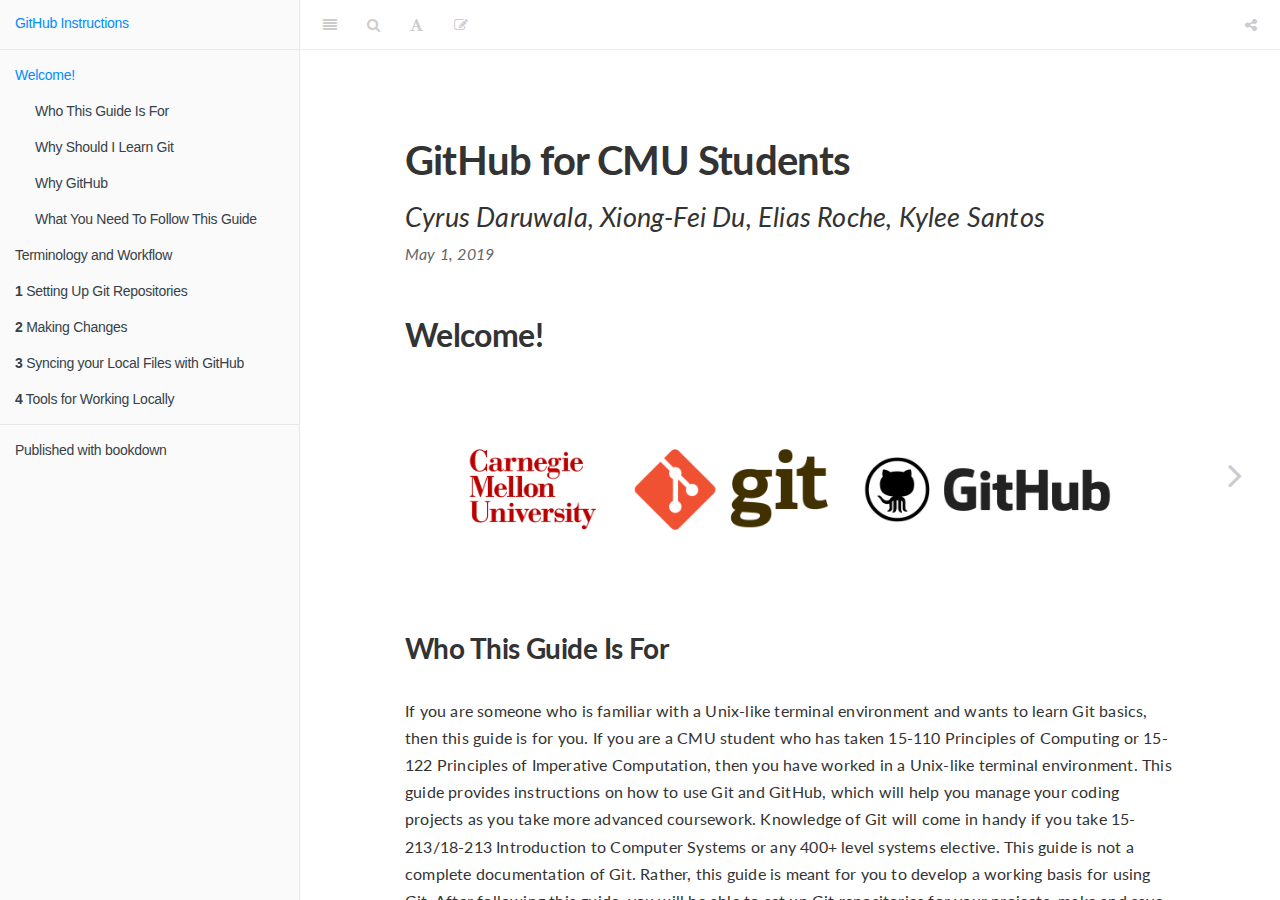
<file: docs/index.html>
<!DOCTYPE html>
<html >

<head>

  <meta charset="UTF-8">
  <meta http-equiv="X-UA-Compatible" content="IE=edge">
  <title>GitHub for CMU Students</title>
  <meta name="description" content="GitHub for CMU Students">
  <meta name="generator" content="bookdown  and GitBook 2.6.7">

  <meta property="og:title" content="GitHub for CMU Students" />
  <meta property="og:type" content="book" />
  
  
  
  <meta name="github-repo" content="reroche/github-instructions" />

  <meta name="twitter:card" content="summary" />
  <meta name="twitter:title" content="GitHub for CMU Students" />
  
  
  

<meta name="author" content="Cyrus Daruwala, Xiong-Fei Du, Elias Roche, Kylee Santos">


<meta name="date" content="2019-05-01">

  <meta name="viewport" content="width=device-width, initial-scale=1">
  <meta name="apple-mobile-web-app-capable" content="yes">
  <meta name="apple-mobile-web-app-status-bar-style" content="black">
  
  

<link rel="next" href="terminology-and-workflow.html">
<script src="libs/jquery-2.2.3/jquery.min.js"></script>
<link href="libs/gitbook-2.6.7/css/style.css" rel="stylesheet" />
<link href="libs/gitbook-2.6.7/css/plugin-table.css" rel="stylesheet" />
<link href="libs/gitbook-2.6.7/css/plugin-bookdown.css" rel="stylesheet" />
<link href="libs/gitbook-2.6.7/css/plugin-highlight.css" rel="stylesheet" />
<link href="libs/gitbook-2.6.7/css/plugin-search.css" rel="stylesheet" />
<link href="libs/gitbook-2.6.7/css/plugin-fontsettings.css" rel="stylesheet" />









<style type="text/css">
a.sourceLine { display: inline-block; line-height: 1.25; }
a.sourceLine { pointer-events: none; color: inherit; text-decoration: inherit; }
a.sourceLine:empty { height: 1.2em; }
.sourceCode { overflow: visible; }
code.sourceCode { white-space: pre; position: relative; }
div.sourceCode { margin: 1em 0; }
pre.sourceCode { margin: 0; }
@media screen {
div.sourceCode { overflow: auto; }
}
@media print {
code.sourceCode { white-space: pre-wrap; }
a.sourceLine { text-indent: -1em; padding-left: 1em; }
}
pre.numberSource a.sourceLine
  { position: relative; left: -4em; }
pre.numberSource a.sourceLine::before
  { content: attr(title);
    position: relative; left: -1em; text-align: right; vertical-align: baseline;
    border: none; pointer-events: all; display: inline-block;
    -webkit-touch-callout: none; -webkit-user-select: none;
    -khtml-user-select: none; -moz-user-select: none;
    -ms-user-select: none; user-select: none;
    padding: 0 4px; width: 4em;
    color: #aaaaaa;
  }
pre.numberSource { margin-left: 3em; border-left: 1px solid #aaaaaa;  padding-left: 4px; }
div.sourceCode
  { background-color: #f8f8f8; }
@media screen {
a.sourceLine::before { text-decoration: underline; }
}
code span.al { color: #ef2929; } /* Alert */
code span.an { color: #8f5902; font-weight: bold; font-style: italic; } /* Annotation */
code span.at { color: #c4a000; } /* Attribute */
code span.bn { color: #0000cf; } /* BaseN */
code span.cf { color: #204a87; font-weight: bold; } /* ControlFlow */
code span.ch { color: #4e9a06; } /* Char */
code span.cn { color: #000000; } /* Constant */
code span.co { color: #8f5902; font-style: italic; } /* Comment */
code span.cv { color: #8f5902; font-weight: bold; font-style: italic; } /* CommentVar */
code span.do { color: #8f5902; font-weight: bold; font-style: italic; } /* Documentation */
code span.dt { color: #204a87; } /* DataType */
code span.dv { color: #0000cf; } /* DecVal */
code span.er { color: #a40000; font-weight: bold; } /* Error */
code span.ex { } /* Extension */
code span.fl { color: #0000cf; } /* Float */
code span.fu { color: #000000; } /* Function */
code span.im { } /* Import */
code span.in { color: #8f5902; font-weight: bold; font-style: italic; } /* Information */
code span.kw { color: #204a87; font-weight: bold; } /* Keyword */
code span.op { color: #ce5c00; font-weight: bold; } /* Operator */
code span.ot { color: #8f5902; } /* Other */
code span.pp { color: #8f5902; font-style: italic; } /* Preprocessor */
code span.sc { color: #000000; } /* SpecialChar */
code span.ss { color: #4e9a06; } /* SpecialString */
code span.st { color: #4e9a06; } /* String */
code span.va { color: #000000; } /* Variable */
code span.vs { color: #4e9a06; } /* VerbatimString */
code span.wa { color: #8f5902; font-weight: bold; font-style: italic; } /* Warning */
</style>

<link rel="stylesheet" href="style.css" type="text/css" />
</head>

<body>



  <div class="book without-animation with-summary font-size-2 font-family-1" data-basepath=".">

    <div class="book-summary">
      <nav role="navigation">

<ul class="summary">
<li><a href="./">GitHub Instructions</a></li>

<li class="divider"></li>
<li class="chapter" data-level="" data-path="index.html"><a href="index.html"><i class="fa fa-check"></i>Welcome!</a><ul>
<li class="chapter" data-level="" data-path="index.html"><a href="index.html#who-this-guide-is-for"><i class="fa fa-check"></i>Who This Guide Is For</a></li>
<li class="chapter" data-level="" data-path="index.html"><a href="index.html#why-should-i-learn-git"><i class="fa fa-check"></i>Why Should I Learn Git</a></li>
<li class="chapter" data-level="" data-path="index.html"><a href="index.html#why-github"><i class="fa fa-check"></i>Why GitHub</a></li>
<li class="chapter" data-level="" data-path="index.html"><a href="index.html#get-started"><i class="fa fa-check"></i>What You Need To Follow This Guide</a></li>
</ul></li>
<li class="chapter" data-level="" data-path="terminology-and-workflow.html"><a href="terminology-and-workflow.html"><i class="fa fa-check"></i>Terminology and Workflow</a><ul>
<li class="chapter" data-level="" data-path="terminology-and-workflow.html"><a href="terminology-and-workflow.html#glossary-of-terms"><i class="fa fa-check"></i>Glossary of Terms</a></li>
<li class="chapter" data-level="" data-path="terminology-and-workflow.html"><a href="terminology-and-workflow.html#workflow"><i class="fa fa-check"></i>Workflow</a></li>
</ul></li>
<li class="chapter" data-level="1" data-path="setting-up-repos.html"><a href="setting-up-repos.html"><i class="fa fa-check"></i><b>1</b> Setting Up Git Repositories</a><ul>
<li class="chapter" data-level="1.1" data-path="setting-up-repos.html"><a href="setting-up-repos.html#git-init"><i class="fa fa-check"></i><b>1.1</b> <code>git init</code></a><ul>
<li class="chapter" data-level="" data-path="setting-up-repos.html"><a href="setting-up-repos.html#command-line"><i class="fa fa-check"></i>Command Line</a></li>
<li class="chapter" data-level="" data-path="setting-up-repos.html"><a href="setting-up-repos.html#github"><i class="fa fa-check"></i>GitHub</a></li>
</ul></li>
<li class="chapter" data-level="1.2" data-path="setting-up-repos.html"><a href="setting-up-repos.html#git-clone"><i class="fa fa-check"></i><b>1.2</b> <code>git clone</code></a><ul>
<li class="chapter" data-level="" data-path="setting-up-repos.html"><a href="setting-up-repos.html#command-line-1"><i class="fa fa-check"></i>Command Line</a></li>
<li class="chapter" data-level="" data-path="setting-up-repos.html"><a href="setting-up-repos.html#github-1"><i class="fa fa-check"></i>GitHub</a></li>
</ul></li>
<li class="chapter" data-level="1.3" data-path="setting-up-repos.html"><a href="setting-up-repos.html#forking-on-github"><i class="fa fa-check"></i><b>1.3</b> Forking on GitHub</a></li>
</ul></li>
<li class="chapter" data-level="2" data-path="making-changes.html"><a href="making-changes.html"><i class="fa fa-check"></i><b>2</b> Making Changes</a><ul>
<li class="chapter" data-level="2.1" data-path="making-changes.html"><a href="making-changes.html#git-add"><i class="fa fa-check"></i><b>2.1</b> <code>git add</code></a><ul>
<li class="chapter" data-level="2.1.1" data-path="making-changes.html"><a href="making-changes.html#command-line-2"><i class="fa fa-check"></i><b>2.1.1</b> Command Line</a></li>
</ul></li>
<li class="chapter" data-level="2.2" data-path="making-changes.html"><a href="making-changes.html#git-commit"><i class="fa fa-check"></i><b>2.2</b> <code>git commit</code></a><ul>
<li class="chapter" data-level="2.2.1" data-path="making-changes.html"><a href="making-changes.html#command-line-3"><i class="fa fa-check"></i><b>2.2.1</b> Command Line</a></li>
</ul></li>
<li class="chapter" data-level="2.3" data-path="making-changes.html"><a href="making-changes.html#git-status"><i class="fa fa-check"></i><b>2.3</b> <code>git status</code></a><ul>
<li class="chapter" data-level="2.3.1" data-path="making-changes.html"><a href="making-changes.html#workflow-1"><i class="fa fa-check"></i><b>2.3.1</b> Workflow</a></li>
</ul></li>
</ul></li>
<li class="chapter" data-level="3" data-path="syncing-github.html"><a href="syncing-github.html"><i class="fa fa-check"></i><b>3</b> Syncing your Local Files with GitHub</a><ul>
<li class="chapter" data-level="3.1" data-path="syncing-github.html"><a href="syncing-github.html#git-push"><i class="fa fa-check"></i><b>3.1</b> <code>git push</code></a><ul>
<li class="chapter" data-level="3.1.1" data-path="syncing-github.html"><a href="syncing-github.html#command-line-4"><i class="fa fa-check"></i><b>3.1.1</b> Command Line</a></li>
</ul></li>
<li class="chapter" data-level="3.2" data-path="syncing-github.html"><a href="syncing-github.html#git-pull"><i class="fa fa-check"></i><b>3.2</b> <code>git pull</code></a></li>
</ul></li>
<li class="chapter" data-level="4" data-path="tools-local.html"><a href="tools-local.html"><i class="fa fa-check"></i><b>4</b> Tools for Working Locally</a><ul>
<li class="chapter" data-level="4.1" data-path="tools-local.html"><a href="tools-local.html#git-stash"><i class="fa fa-check"></i><b>4.1</b> <code>git stash</code></a><ul>
<li class="chapter" data-level="4.1.1" data-path="tools-local.html"><a href="tools-local.html#command-line-5"><i class="fa fa-check"></i><b>4.1.1</b> Command Line</a></li>
</ul></li>
<li class="chapter" data-level="4.2" data-path="tools-local.html"><a href="tools-local.html#git-log"><i class="fa fa-check"></i><b>4.2</b> <code>git log</code></a><ul>
<li class="chapter" data-level="4.2.1" data-path="tools-local.html"><a href="tools-local.html#command-line-6"><i class="fa fa-check"></i><b>4.2.1</b> Command Line</a></li>
<li class="chapter" data-level="4.2.2" data-path="tools-local.html"><a href="tools-local.html#github-2"><i class="fa fa-check"></i><b>4.2.2</b> GitHub</a></li>
</ul></li>
<li class="chapter" data-level="4.3" data-path="tools-local.html"><a href="tools-local.html#git-diff"><i class="fa fa-check"></i><b>4.3</b> <code>git diff</code></a><ul>
<li class="chapter" data-level="4.3.1" data-path="tools-local.html"><a href="tools-local.html#command-line-7"><i class="fa fa-check"></i><b>4.3.1</b> Command Line</a></li>
</ul></li>
</ul></li>
<li class="divider"></li>
<li><a href="https://github.com/rstudio/bookdown" target="blank">Published with bookdown</a></li>

</ul>

      </nav>
    </div>

    <div class="book-body">
      <div class="body-inner">
        <div class="book-header" role="navigation">
          <h1>
            <i class="fa fa-circle-o-notch fa-spin"></i><a href="./">GitHub for CMU Students</a>
          </h1>
        </div>

        <div class="page-wrapper" tabindex="-1" role="main">
          <div class="page-inner">

            <section class="normal" id="section-">
<div id="header">
<h1 class="title">GitHub for CMU Students</h1>
<p class="author"><em>Cyrus Daruwala, Xiong-Fei Du, Elias Roche, Kylee Santos</em></p>
<p class="date"><em>May 1, 2019</em></p>
</div>
<div id="welcome" class="section level1 unnumbered">
<h1>Welcome!</h1>
<p><img src="img/cover.png" width="100%" style="display: block; margin: auto;" /></p>
<div id="who-this-guide-is-for" class="section level2 unnumbered">
<h2>Who This Guide Is For</h2>
<p>If you are someone who is familiar with a Unix-like terminal environment and wants to learn Git basics, then this guide is for you. If you are a CMU student who has taken 15-110 Principles of Computing or 15-122 Principles of Imperative Computation, then you have worked in a Unix-like terminal environment. This guide provides instructions on how to use Git and GitHub, which will help you manage your coding projects as you take more advanced coursework. Knowledge of Git will come in handy if you take 15-213/18-213 Introduction to Computer Systems or any 400+ level systems elective. This guide is not a complete documentation of Git. Rather, this guide is meant for you to develop a working basis for using Git. After following this guide, you will be able to set up Git repositories for your projects, make and save changes, sync your changes with the GitHub server, and analyze the changes across versions.</p>
</div>
<div id="why-should-i-learn-git" class="section level2 unnumbered">
<h2>Why Should I Learn Git</h2>
<p>Git is a version control system that allows users to manage a coding project in a distributed manner. Git will allow you to keep track of previous changes to your code. Additionally, Git allows multiple users to collaborate on a coding project. Using Git, you can easily keep track of who made a change, what changes were made, and when someone made changes. The tools that Git provides make it easy for a large team of developers to collaborate.</p>
<p>Git is widely used in the software industry, and many employers will assume knowledge of Git as you enter a software position.</p>
</div>
<div id="why-github" class="section level2 unnumbered">
<h2>Why GitHub</h2>
<p>GitHub is an open-source repository hosting service. It hosts your code and keeps track of the various changes made to every iteration.</p>
<p>We use GitHub for three main reasons:</p>
<ul>
<li><strong>Free Private Repositories:</strong> Using your CMU email address (or any address with a <code>.edu</code> suffix) when creating your account will grant you free access to a GitHub Premium account, which allows you to host private repositories.</li>
<li><strong>Ease of Collaboration:</strong> Hosting the repository online allows members of a team to work on the same code and make changes in an organized manner.</li>
<li><strong>Popularity:</strong> GitHub is the most popular repository hosting service. Many popular applications, packages, and libraries are hosted on GitHub. So having a GitHub account allows you to copy versions of repositories and contribute to these projects. Even this website is a repository hosted on GitHub, which can be accessed <a href="https://github.com/reroche/github-instructions/">here</a>.</li>
</ul>
</div>
<div id="get-started" class="section level2 unnumbered">
<h2>What You Need To Follow This Guide</h2>
<ol style="list-style-type: decimal">
<li><p><strong>A Unix-like environment:</strong> This guide contains many commands that can be copied directly into Unix-like command lines. <strong>MacOS</strong> and <strong>Linux</strong> are both Unix-like environments. A Unix-like environment can be set up in Windows by installing <strong>Git Bash</strong>, which can be downloaded <a href="https://gitforwindows.org/">here</a>.</p></li>
<li><p><strong>A GitHub account:</strong> A GitHub account is free and will allow you to host unlimited public repositories. It is strongly encouraged that you use your CMU email address to create an account before proceeding with this guide to have access to private repositories as well. Click <a href="https://github.com/join?source=header-home">here</a> to create your account.</p></li>
</ol>

</div>
</div>
            </section>

          </div>
        </div>
      </div>

<a href="terminology-and-workflow.html" class="navigation navigation-next navigation-unique" aria-label="Next page"><i class="fa fa-angle-right"></i></a>
    </div>
  </div>
<script src="libs/gitbook-2.6.7/js/app.min.js"></script>
<script src="libs/gitbook-2.6.7/js/lunr.js"></script>
<script src="libs/gitbook-2.6.7/js/plugin-search.js"></script>
<script src="libs/gitbook-2.6.7/js/plugin-sharing.js"></script>
<script src="libs/gitbook-2.6.7/js/plugin-fontsettings.js"></script>
<script src="libs/gitbook-2.6.7/js/plugin-bookdown.js"></script>
<script src="libs/gitbook-2.6.7/js/jquery.highlight.js"></script>
<script>
gitbook.require(["gitbook"], function(gitbook) {
gitbook.start({
"sharing": {
"github": false,
"facebook": false,
"twitter": false,
"google": false,
"linkedin": false,
"weibo": false,
"instapaper": false,
"vk": false,
"all": ["facebook", "google", "twitter", "linkedin", "weibo", "instapaper"]
},
"fontsettings": {
"theme": "white",
"family": "sans",
"size": 2
},
"edit": {
"link": "https://github.com/reroche/github-instructions/edit/master/book/index.Rmd",
"text": "Edit"
},
"history": {
"link": null,
"text": null
},
"download": null,
"toc": {
"collapse": "section"
}
});
});
</script>

</body>

</html>
</file>
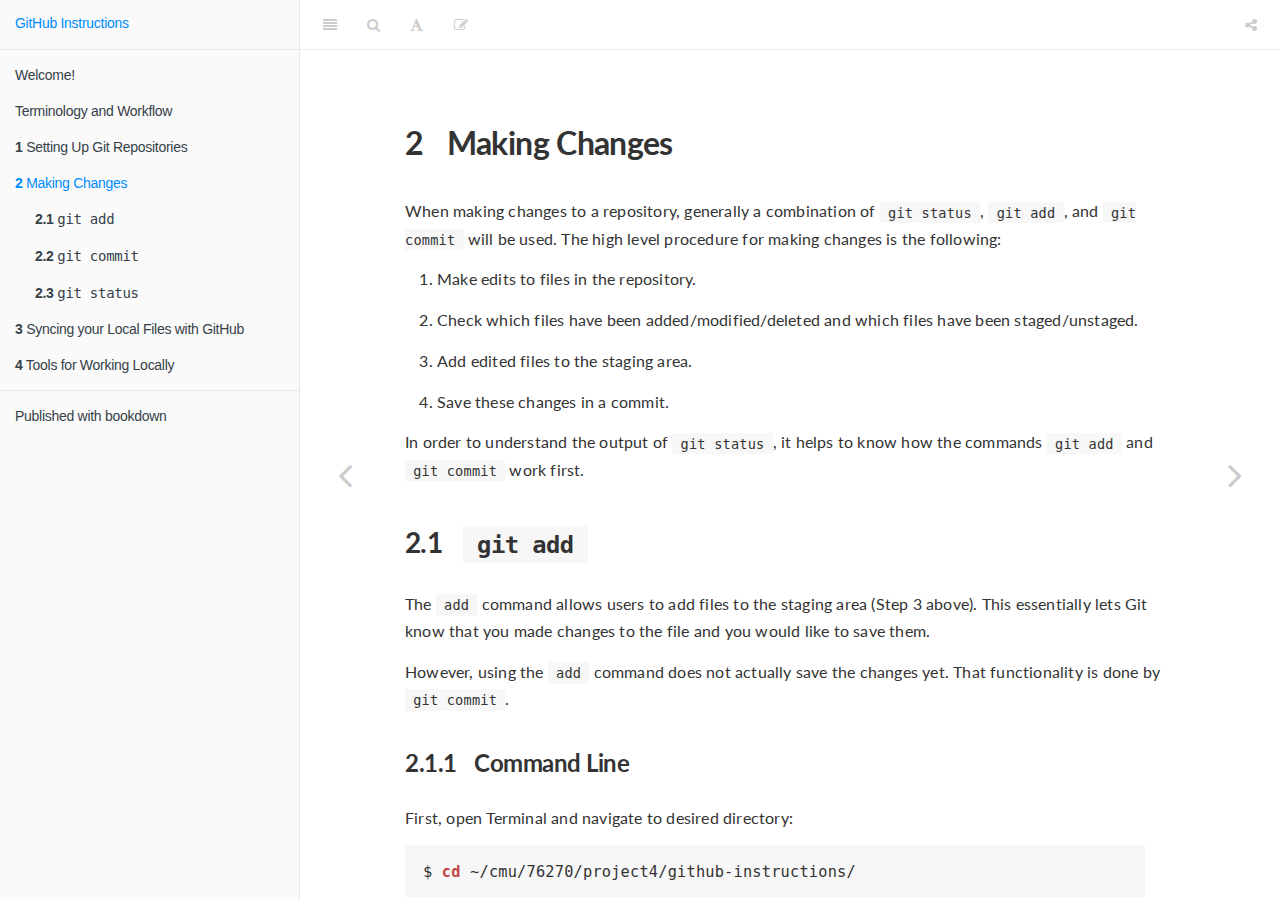
<file: docs/making-changes.html>
<!DOCTYPE html>
<html >

<head>

  <meta charset="UTF-8">
  <meta http-equiv="X-UA-Compatible" content="IE=edge">
  <title>2 Making Changes | GitHub for CMU Students</title>
  <meta name="description" content="2 Making Changes | GitHub for CMU Students">
  <meta name="generator" content="bookdown  and GitBook 2.6.7">

  <meta property="og:title" content="2 Making Changes | GitHub for CMU Students" />
  <meta property="og:type" content="book" />
  
  
  
  <meta name="github-repo" content="reroche/github-instructions" />

  <meta name="twitter:card" content="summary" />
  <meta name="twitter:title" content="2 Making Changes | GitHub for CMU Students" />
  
  
  

<meta name="author" content="Cyrus Daruwala, Xiong-Fei Du, Elias Roche, Kylee Santos">


<meta name="date" content="2019-05-01">

  <meta name="viewport" content="width=device-width, initial-scale=1">
  <meta name="apple-mobile-web-app-capable" content="yes">
  <meta name="apple-mobile-web-app-status-bar-style" content="black">
  
  
<link rel="prev" href="setting-up-repos.html">
<link rel="next" href="syncing-github.html">
<script src="libs/jquery-2.2.3/jquery.min.js"></script>
<link href="libs/gitbook-2.6.7/css/style.css" rel="stylesheet" />
<link href="libs/gitbook-2.6.7/css/plugin-table.css" rel="stylesheet" />
<link href="libs/gitbook-2.6.7/css/plugin-bookdown.css" rel="stylesheet" />
<link href="libs/gitbook-2.6.7/css/plugin-highlight.css" rel="stylesheet" />
<link href="libs/gitbook-2.6.7/css/plugin-search.css" rel="stylesheet" />
<link href="libs/gitbook-2.6.7/css/plugin-fontsettings.css" rel="stylesheet" />









<style type="text/css">
a.sourceLine { display: inline-block; line-height: 1.25; }
a.sourceLine { pointer-events: none; color: inherit; text-decoration: inherit; }
a.sourceLine:empty { height: 1.2em; }
.sourceCode { overflow: visible; }
code.sourceCode { white-space: pre; position: relative; }
div.sourceCode { margin: 1em 0; }
pre.sourceCode { margin: 0; }
@media screen {
div.sourceCode { overflow: auto; }
}
@media print {
code.sourceCode { white-space: pre-wrap; }
a.sourceLine { text-indent: -1em; padding-left: 1em; }
}
pre.numberSource a.sourceLine
  { position: relative; left: -4em; }
pre.numberSource a.sourceLine::before
  { content: attr(title);
    position: relative; left: -1em; text-align: right; vertical-align: baseline;
    border: none; pointer-events: all; display: inline-block;
    -webkit-touch-callout: none; -webkit-user-select: none;
    -khtml-user-select: none; -moz-user-select: none;
    -ms-user-select: none; user-select: none;
    padding: 0 4px; width: 4em;
    color: #aaaaaa;
  }
pre.numberSource { margin-left: 3em; border-left: 1px solid #aaaaaa;  padding-left: 4px; }
div.sourceCode
  { background-color: #f8f8f8; }
@media screen {
a.sourceLine::before { text-decoration: underline; }
}
code span.al { color: #ef2929; } /* Alert */
code span.an { color: #8f5902; font-weight: bold; font-style: italic; } /* Annotation */
code span.at { color: #c4a000; } /* Attribute */
code span.bn { color: #0000cf; } /* BaseN */
code span.cf { color: #204a87; font-weight: bold; } /* ControlFlow */
code span.ch { color: #4e9a06; } /* Char */
code span.cn { color: #000000; } /* Constant */
code span.co { color: #8f5902; font-style: italic; } /* Comment */
code span.cv { color: #8f5902; font-weight: bold; font-style: italic; } /* CommentVar */
code span.do { color: #8f5902; font-weight: bold; font-style: italic; } /* Documentation */
code span.dt { color: #204a87; } /* DataType */
code span.dv { color: #0000cf; } /* DecVal */
code span.er { color: #a40000; font-weight: bold; } /* Error */
code span.ex { } /* Extension */
code span.fl { color: #0000cf; } /* Float */
code span.fu { color: #000000; } /* Function */
code span.im { } /* Import */
code span.in { color: #8f5902; font-weight: bold; font-style: italic; } /* Information */
code span.kw { color: #204a87; font-weight: bold; } /* Keyword */
code span.op { color: #ce5c00; font-weight: bold; } /* Operator */
code span.ot { color: #8f5902; } /* Other */
code span.pp { color: #8f5902; font-style: italic; } /* Preprocessor */
code span.sc { color: #000000; } /* SpecialChar */
code span.ss { color: #4e9a06; } /* SpecialString */
code span.st { color: #4e9a06; } /* String */
code span.va { color: #000000; } /* Variable */
code span.vs { color: #4e9a06; } /* VerbatimString */
code span.wa { color: #8f5902; font-weight: bold; font-style: italic; } /* Warning */
</style>

<link rel="stylesheet" href="style.css" type="text/css" />
</head>

<body>



  <div class="book without-animation with-summary font-size-2 font-family-1" data-basepath=".">

    <div class="book-summary">
      <nav role="navigation">

<ul class="summary">
<li><a href="./">GitHub Instructions</a></li>

<li class="divider"></li>
<li class="chapter" data-level="" data-path="index.html"><a href="index.html"><i class="fa fa-check"></i>Welcome!</a><ul>
<li class="chapter" data-level="" data-path="index.html"><a href="index.html#who-this-guide-is-for"><i class="fa fa-check"></i>Who This Guide Is For</a></li>
<li class="chapter" data-level="" data-path="index.html"><a href="index.html#why-should-i-learn-git"><i class="fa fa-check"></i>Why Should I Learn Git</a></li>
<li class="chapter" data-level="" data-path="index.html"><a href="index.html#why-github"><i class="fa fa-check"></i>Why GitHub</a></li>
<li class="chapter" data-level="" data-path="index.html"><a href="index.html#get-started"><i class="fa fa-check"></i>What You Need To Follow This Guide</a></li>
</ul></li>
<li class="chapter" data-level="" data-path="terminology-and-workflow.html"><a href="terminology-and-workflow.html"><i class="fa fa-check"></i>Terminology and Workflow</a><ul>
<li class="chapter" data-level="" data-path="terminology-and-workflow.html"><a href="terminology-and-workflow.html#glossary-of-terms"><i class="fa fa-check"></i>Glossary of Terms</a></li>
<li class="chapter" data-level="" data-path="terminology-and-workflow.html"><a href="terminology-and-workflow.html#workflow"><i class="fa fa-check"></i>Workflow</a></li>
</ul></li>
<li class="chapter" data-level="1" data-path="setting-up-repos.html"><a href="setting-up-repos.html"><i class="fa fa-check"></i><b>1</b> Setting Up Git Repositories</a><ul>
<li class="chapter" data-level="1.1" data-path="setting-up-repos.html"><a href="setting-up-repos.html#git-init"><i class="fa fa-check"></i><b>1.1</b> <code>git init</code></a><ul>
<li class="chapter" data-level="" data-path="setting-up-repos.html"><a href="setting-up-repos.html#command-line"><i class="fa fa-check"></i>Command Line</a></li>
<li class="chapter" data-level="" data-path="setting-up-repos.html"><a href="setting-up-repos.html#github"><i class="fa fa-check"></i>GitHub</a></li>
</ul></li>
<li class="chapter" data-level="1.2" data-path="setting-up-repos.html"><a href="setting-up-repos.html#git-clone"><i class="fa fa-check"></i><b>1.2</b> <code>git clone</code></a><ul>
<li class="chapter" data-level="" data-path="setting-up-repos.html"><a href="setting-up-repos.html#command-line-1"><i class="fa fa-check"></i>Command Line</a></li>
<li class="chapter" data-level="" data-path="setting-up-repos.html"><a href="setting-up-repos.html#github-1"><i class="fa fa-check"></i>GitHub</a></li>
</ul></li>
<li class="chapter" data-level="1.3" data-path="setting-up-repos.html"><a href="setting-up-repos.html#forking-on-github"><i class="fa fa-check"></i><b>1.3</b> Forking on GitHub</a></li>
</ul></li>
<li class="chapter" data-level="2" data-path="making-changes.html"><a href="making-changes.html"><i class="fa fa-check"></i><b>2</b> Making Changes</a><ul>
<li class="chapter" data-level="2.1" data-path="making-changes.html"><a href="making-changes.html#git-add"><i class="fa fa-check"></i><b>2.1</b> <code>git add</code></a><ul>
<li class="chapter" data-level="2.1.1" data-path="making-changes.html"><a href="making-changes.html#command-line-2"><i class="fa fa-check"></i><b>2.1.1</b> Command Line</a></li>
</ul></li>
<li class="chapter" data-level="2.2" data-path="making-changes.html"><a href="making-changes.html#git-commit"><i class="fa fa-check"></i><b>2.2</b> <code>git commit</code></a><ul>
<li class="chapter" data-level="2.2.1" data-path="making-changes.html"><a href="making-changes.html#command-line-3"><i class="fa fa-check"></i><b>2.2.1</b> Command Line</a></li>
</ul></li>
<li class="chapter" data-level="2.3" data-path="making-changes.html"><a href="making-changes.html#git-status"><i class="fa fa-check"></i><b>2.3</b> <code>git status</code></a><ul>
<li class="chapter" data-level="2.3.1" data-path="making-changes.html"><a href="making-changes.html#workflow-1"><i class="fa fa-check"></i><b>2.3.1</b> Workflow</a></li>
</ul></li>
</ul></li>
<li class="chapter" data-level="3" data-path="syncing-github.html"><a href="syncing-github.html"><i class="fa fa-check"></i><b>3</b> Syncing your Local Files with GitHub</a><ul>
<li class="chapter" data-level="3.1" data-path="syncing-github.html"><a href="syncing-github.html#git-push"><i class="fa fa-check"></i><b>3.1</b> <code>git push</code></a><ul>
<li class="chapter" data-level="3.1.1" data-path="syncing-github.html"><a href="syncing-github.html#command-line-4"><i class="fa fa-check"></i><b>3.1.1</b> Command Line</a></li>
</ul></li>
<li class="chapter" data-level="3.2" data-path="syncing-github.html"><a href="syncing-github.html#git-pull"><i class="fa fa-check"></i><b>3.2</b> <code>git pull</code></a></li>
</ul></li>
<li class="chapter" data-level="4" data-path="tools-local.html"><a href="tools-local.html"><i class="fa fa-check"></i><b>4</b> Tools for Working Locally</a><ul>
<li class="chapter" data-level="4.1" data-path="tools-local.html"><a href="tools-local.html#git-stash"><i class="fa fa-check"></i><b>4.1</b> <code>git stash</code></a><ul>
<li class="chapter" data-level="4.1.1" data-path="tools-local.html"><a href="tools-local.html#command-line-5"><i class="fa fa-check"></i><b>4.1.1</b> Command Line</a></li>
</ul></li>
<li class="chapter" data-level="4.2" data-path="tools-local.html"><a href="tools-local.html#git-log"><i class="fa fa-check"></i><b>4.2</b> <code>git log</code></a><ul>
<li class="chapter" data-level="4.2.1" data-path="tools-local.html"><a href="tools-local.html#command-line-6"><i class="fa fa-check"></i><b>4.2.1</b> Command Line</a></li>
<li class="chapter" data-level="4.2.2" data-path="tools-local.html"><a href="tools-local.html#github-2"><i class="fa fa-check"></i><b>4.2.2</b> GitHub</a></li>
</ul></li>
<li class="chapter" data-level="4.3" data-path="tools-local.html"><a href="tools-local.html#git-diff"><i class="fa fa-check"></i><b>4.3</b> <code>git diff</code></a><ul>
<li class="chapter" data-level="4.3.1" data-path="tools-local.html"><a href="tools-local.html#command-line-7"><i class="fa fa-check"></i><b>4.3.1</b> Command Line</a></li>
</ul></li>
</ul></li>
<li class="divider"></li>
<li><a href="https://github.com/rstudio/bookdown" target="blank">Published with bookdown</a></li>

</ul>

      </nav>
    </div>

    <div class="book-body">
      <div class="body-inner">
        <div class="book-header" role="navigation">
          <h1>
            <i class="fa fa-circle-o-notch fa-spin"></i><a href="./">GitHub for CMU Students</a>
          </h1>
        </div>

        <div class="page-wrapper" tabindex="-1" role="main">
          <div class="page-inner">

            <section class="normal" id="section-">
<div id="making-changes" class="section level1">
<h1><span class="header-section-number">2</span> Making Changes</h1>
<p>When making changes to a repository, generally a combination of <code>git status</code>, <code>git add</code>, and <code>git commit</code> will be used. The high level procedure for making changes is the following:</p>
<ol style="list-style-type: decimal">
<li><p>Make edits to files in the repository.</p></li>
<li><p>Check which files have been added/modified/deleted and which files have been staged/unstaged.</p></li>
<li><p>Add edited files to the staging area.</p></li>
<li><p>Save these changes in a commit.</p></li>
</ol>
<p>In order to understand the output of <code>git status</code>, it helps to know how the commands <code>git add</code> and <code>git commit</code> work first.</p>
<div id="git-add" class="section level2">
<h2><span class="header-section-number">2.1</span> <code>git add</code></h2>
<p>The <code>add</code> command allows users to add files to the staging area (Step 3 above). This essentially lets Git know that you made changes to the file and you would like to save them.</p>
<p>However, using the <code>add</code> command does not actually save the changes yet. That functionality is done by <code>git commit</code>.</p>
<div id="command-line-2" class="section level3">
<h3><span class="header-section-number">2.1.1</span> Command Line</h3>
<p>First, open Terminal and navigate to desired directory:</p>
<pre class="sourceCode bash"><code class="sourceCode bash">$ <span class="bu">cd</span> ~/cmu/76270/project4/github-instructions/</code></pre>
<p>Now you are ready to add files. You can add files in terminal either individually or all at once.</p>
<ol style="list-style-type: decimal">
<li><p>Adding files individually <em>(NOTE: If you include multiple files, they must be separated by a space.)</em> For example, this command will add <code>README.md</code> and <code>book/02.Rmd</code> to the staging area:</p>
<pre class="sourceCode bash"><code class="sourceCode bash">$ <span class="fu">git</span> add README.md book/02.Rmd</code></pre></li>
<li><p>Adding all tracked and untracked files in this repository (new, modified, and deleted)</p>
<pre class="sourceCode bash"><code class="sourceCode bash">$ <span class="fu">git</span> add -A</code></pre></li>
</ol>
<p>Tracked files are files that are included in the remote Git repository. So, Git will be able to track and record any changes made to these files. However, if you create new files locally, these files are untracked. Since you just created them, Git cannot track them since they are not yet in the remote Git repository. You must use the <code>git add</code> command in order to add these files to the remote Git repository so that Git can track them.</p>
</div>
</div>
<div id="git-commit" class="section level2">
<h2><span class="header-section-number">2.2</span> <code>git commit</code></h2>
<p>The <code>commit</code> command actually saves any changes to files you made (Step 4 above). In conjunction with <code>git add</code>, the <code>commit</code> command will save all files that you have previously added to the staging area. Each commit is a snapshot, or a saved state, of your repository. Commits also require messages or captions to go along with them, usually describing the kinds of changes made.</p>
<p>Commit messages are meant to help you, the user, identify different commits, so you should choose a helpful commit message. This is beneficial if later on you are looking at all of your previous commits and want to see what changes you made in each one. Because these commit messages are so useful, there are two ways to write them.</p>
<p>Before proceeding, make sure that you have run <code>git add</code> to stage all of the changes you want to commit.</p>
<div id="command-line-3" class="section level3">
<h3><span class="header-section-number">2.2.1</span> Command Line</h3>
<p>First, open Terminal and navigate to desired directory:</p>
<pre class="sourceCode bash"><code class="sourceCode bash">$ <span class="bu">cd</span> ~/cmu/76270/project4/github-instructions/</code></pre>
<p>Now you can commit. There are two different ways of making a commit:</p>
<ol style="list-style-type: decimal">
<li><p>One-line commit message</p>
<pre class="sourceCode bash"><code class="sourceCode bash">$ <span class="fu">git</span> commit -m <span class="st">&quot;Update add, commit, status sections in draft&quot;</span></code></pre></li>
<li><p>Multi-line commit message. <em>Note: If you choose to commit your changes this way, Git will enter a <code>vim</code>-like editor for you to edit the commit message. You should only choose this method if you are comfortable with using <code>vim</code>.</em></p>
<pre class="sourceCode bash"><code class="sourceCode bash">$ <span class="fu">git</span> commit</code></pre></li>
</ol>
<p><img src="img/git-commit.png" width="100%" style="display: block; margin: auto;" /></p>
</div>
</div>
<div id="git-status" class="section level2">
<h2><span class="header-section-number">2.3</span> <code>git status</code></h2>
<p>The <code>status</code> command allows you to display any changes you have made to the directory you are currently working in (Step 2). It details which changes have been staged (using <code>git add</code>), which changes have not, and which files are not being tracked by Git.</p>
<p>Essentially, you will be able to see which files Git will save if you were to commit. This allows you to first, see which files you have changed, and second, confirm all the files you want/don’t want to track.</p>
<p><img src="img/git-status.png" width="100%" style="display: block; margin: auto;" /></p>
<div id="workflow-1" class="section level3">
<h3><span class="header-section-number">2.3.1</span> Workflow</h3>
<p>Going back to the high level procedure of how to make changes, here is an example of how to use these commands in conjunction.</p>
<p>Suppose we are working on a repository called <code>github-instructions</code> and we have just made changes to <code>README.md</code> and <code>draft.Rmd</code>, deleted a few image files, and also added new image files.</p>
<p>First, open Terminal and navigate to desired directory:</p>
<pre class="sourceCode bash"><code class="sourceCode bash">$ <span class="bu">cd</span> ~/cmu/76270/project4/github-instructions/</code></pre>
<p>Using <code>git status</code> gives us a summary of the files we have changed, and further <code>git add</code> can move these changes to the staging area to be committed.</p>
<p>Using <code>git status</code> once again will now display an updates summary displayed that the files are now in the staging area. Finally, we can save these changes with a one-line commit message using <code>git commit</code>.</p>
<p><img src="img/git-workflow.png" width="100%" style="display: block; margin: auto;" /></p>
<p>And just like that, we have successfully saved changes to our repository!</p>

</div>
</div>
</div>
            </section>

          </div>
        </div>
      </div>
<a href="setting-up-repos.html" class="navigation navigation-prev " aria-label="Previous page"><i class="fa fa-angle-left"></i></a>
<a href="syncing-github.html" class="navigation navigation-next " aria-label="Next page"><i class="fa fa-angle-right"></i></a>
    </div>
  </div>
<script src="libs/gitbook-2.6.7/js/app.min.js"></script>
<script src="libs/gitbook-2.6.7/js/lunr.js"></script>
<script src="libs/gitbook-2.6.7/js/plugin-search.js"></script>
<script src="libs/gitbook-2.6.7/js/plugin-sharing.js"></script>
<script src="libs/gitbook-2.6.7/js/plugin-fontsettings.js"></script>
<script src="libs/gitbook-2.6.7/js/plugin-bookdown.js"></script>
<script src="libs/gitbook-2.6.7/js/jquery.highlight.js"></script>
<script>
gitbook.require(["gitbook"], function(gitbook) {
gitbook.start({
"sharing": {
"github": false,
"facebook": false,
"twitter": false,
"google": false,
"linkedin": false,
"weibo": false,
"instapaper": false,
"vk": false,
"all": ["facebook", "google", "twitter", "linkedin", "weibo", "instapaper"]
},
"fontsettings": {
"theme": "white",
"family": "sans",
"size": 2
},
"edit": {
"link": "https://github.com/reroche/github-instructions/edit/master/book/02.Rmd",
"text": "Edit"
},
"history": {
"link": null,
"text": null
},
"download": null,
"toc": {
"collapse": "section"
}
});
});
</script>

</body>

</html>
</file>
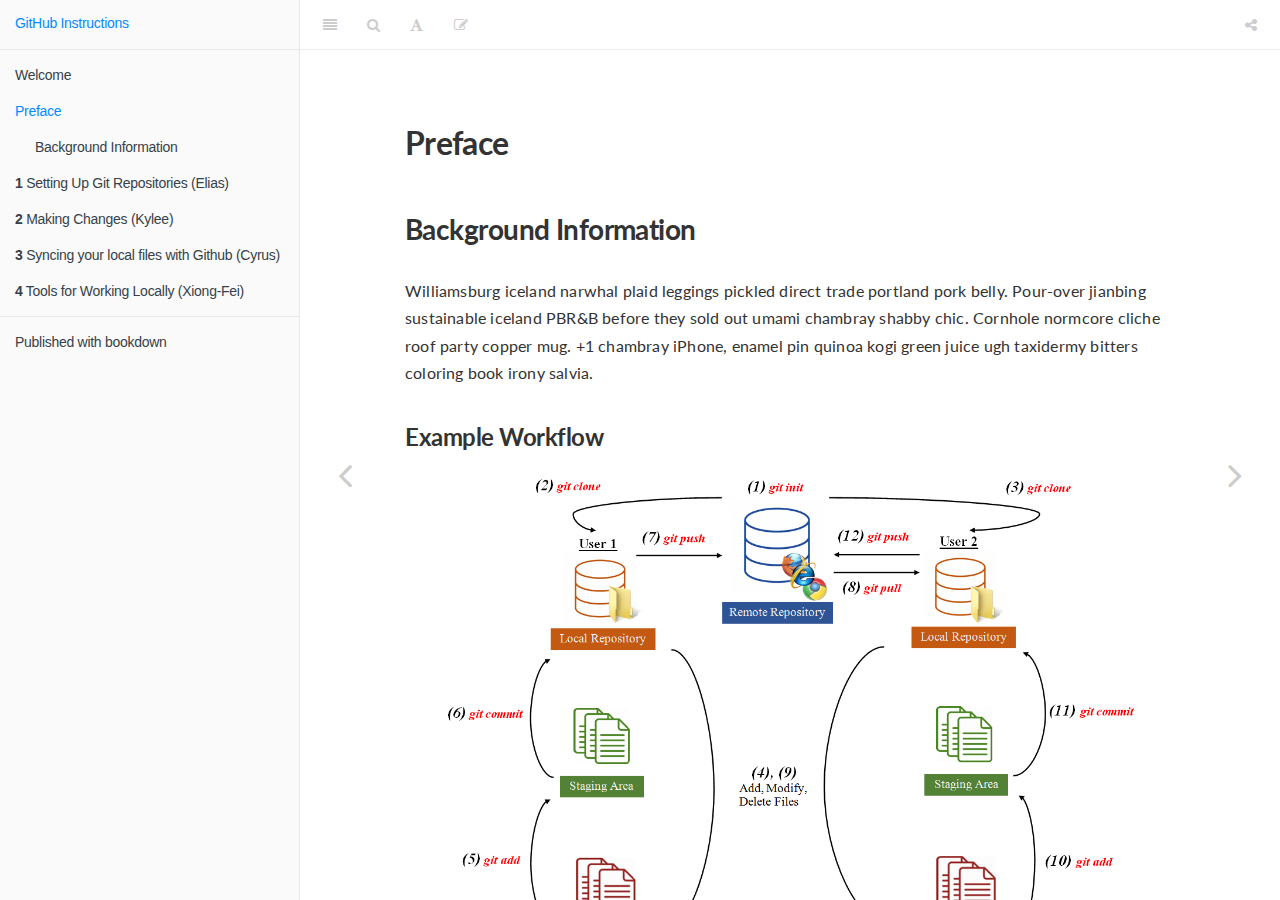
<file: docs/preface.html>
<!DOCTYPE html>
<html >

<head>

  <meta charset="UTF-8">
  <meta http-equiv="X-UA-Compatible" content="IE=edge">
  <title>Preface | Project 4: Github Instructions – Draft</title>
  <meta name="description" content="Preface | Project 4: Github Instructions – Draft">
  <meta name="generator" content="bookdown  and GitBook 2.6.7">

  <meta property="og:title" content="Preface | Project 4: Github Instructions – Draft" />
  <meta property="og:type" content="book" />
  
  
  
  <meta name="github-repo" content="reroche/github-instructions" />

  <meta name="twitter:card" content="summary" />
  <meta name="twitter:title" content="Preface | Project 4: Github Instructions – Draft" />
  
  
  

<meta name="author" content="Cyrus Daruwala, Xiong-Fei Du, Elias Roche, Kylee Santos">


<meta name="date" content="2019-04-24">

  <meta name="viewport" content="width=device-width, initial-scale=1">
  <meta name="apple-mobile-web-app-capable" content="yes">
  <meta name="apple-mobile-web-app-status-bar-style" content="black">
  
  
<link rel="prev" href="index.html">
<link rel="next" href="setting-up-repos.html">
<script src="libs/jquery-2.2.3/jquery.min.js"></script>
<link href="libs/gitbook-2.6.7/css/style.css" rel="stylesheet" />
<link href="libs/gitbook-2.6.7/css/plugin-table.css" rel="stylesheet" />
<link href="libs/gitbook-2.6.7/css/plugin-bookdown.css" rel="stylesheet" />
<link href="libs/gitbook-2.6.7/css/plugin-highlight.css" rel="stylesheet" />
<link href="libs/gitbook-2.6.7/css/plugin-search.css" rel="stylesheet" />
<link href="libs/gitbook-2.6.7/css/plugin-fontsettings.css" rel="stylesheet" />









<style type="text/css">
a.sourceLine { display: inline-block; line-height: 1.25; }
a.sourceLine { pointer-events: none; color: inherit; text-decoration: inherit; }
a.sourceLine:empty { height: 1.2em; }
.sourceCode { overflow: visible; }
code.sourceCode { white-space: pre; position: relative; }
div.sourceCode { margin: 1em 0; }
pre.sourceCode { margin: 0; }
@media screen {
div.sourceCode { overflow: auto; }
}
@media print {
code.sourceCode { white-space: pre-wrap; }
a.sourceLine { text-indent: -1em; padding-left: 1em; }
}
pre.numberSource a.sourceLine
  { position: relative; left: -4em; }
pre.numberSource a.sourceLine::before
  { content: attr(title);
    position: relative; left: -1em; text-align: right; vertical-align: baseline;
    border: none; pointer-events: all; display: inline-block;
    -webkit-touch-callout: none; -webkit-user-select: none;
    -khtml-user-select: none; -moz-user-select: none;
    -ms-user-select: none; user-select: none;
    padding: 0 4px; width: 4em;
    color: #aaaaaa;
  }
pre.numberSource { margin-left: 3em; border-left: 1px solid #aaaaaa;  padding-left: 4px; }
div.sourceCode
  { background-color: #f8f8f8; }
@media screen {
a.sourceLine::before { text-decoration: underline; }
}
code span.al { color: #ef2929; } /* Alert */
code span.an { color: #8f5902; font-weight: bold; font-style: italic; } /* Annotation */
code span.at { color: #c4a000; } /* Attribute */
code span.bn { color: #0000cf; } /* BaseN */
code span.cf { color: #204a87; font-weight: bold; } /* ControlFlow */
code span.ch { color: #4e9a06; } /* Char */
code span.cn { color: #000000; } /* Constant */
code span.co { color: #8f5902; font-style: italic; } /* Comment */
code span.cv { color: #8f5902; font-weight: bold; font-style: italic; } /* CommentVar */
code span.do { color: #8f5902; font-weight: bold; font-style: italic; } /* Documentation */
code span.dt { color: #204a87; } /* DataType */
code span.dv { color: #0000cf; } /* DecVal */
code span.er { color: #a40000; font-weight: bold; } /* Error */
code span.ex { } /* Extension */
code span.fl { color: #0000cf; } /* Float */
code span.fu { color: #000000; } /* Function */
code span.im { } /* Import */
code span.in { color: #8f5902; font-weight: bold; font-style: italic; } /* Information */
code span.kw { color: #204a87; font-weight: bold; } /* Keyword */
code span.op { color: #ce5c00; font-weight: bold; } /* Operator */
code span.ot { color: #8f5902; } /* Other */
code span.pp { color: #8f5902; font-style: italic; } /* Preprocessor */
code span.sc { color: #000000; } /* SpecialChar */
code span.ss { color: #4e9a06; } /* SpecialString */
code span.st { color: #4e9a06; } /* String */
code span.va { color: #000000; } /* Variable */
code span.vs { color: #4e9a06; } /* VerbatimString */
code span.wa { color: #8f5902; font-weight: bold; font-style: italic; } /* Warning */
</style>

<link rel="stylesheet" href="style.css" type="text/css" />
</head>

<body>



  <div class="book without-animation with-summary font-size-2 font-family-1" data-basepath=".">

    <div class="book-summary">
      <nav role="navigation">

<ul class="summary">
<li><a href="./">GitHub Instructions</a></li>

<li class="divider"></li>
<li class="chapter" data-level="" data-path="index.html"><a href="index.html"><i class="fa fa-check"></i>Welcome</a></li>
<li class="chapter" data-level="" data-path="preface.html"><a href="preface.html"><i class="fa fa-check"></i>Preface</a><ul>
<li class="chapter" data-level="" data-path="preface.html"><a href="preface.html#background-information"><i class="fa fa-check"></i>Background Information</a><ul>
<li class="chapter" data-level="" data-path="preface.html"><a href="preface.html#example-workflow"><i class="fa fa-check"></i>Example Workflow</a></li>
</ul></li>
</ul></li>
<li class="chapter" data-level="1" data-path="setting-up-repos.html"><a href="setting-up-repos.html"><i class="fa fa-check"></i><b>1</b> Setting Up Git Repositories (Elias)</a><ul>
<li class="chapter" data-level="1.1" data-path="setting-up-repos.html"><a href="setting-up-repos.html#git-init"><i class="fa fa-check"></i><b>1.1</b> <code>git init</code></a><ul>
<li class="chapter" data-level="" data-path="setting-up-repos.html"><a href="setting-up-repos.html#command-line"><i class="fa fa-check"></i>Command Line</a></li>
<li class="chapter" data-level="" data-path="setting-up-repos.html"><a href="setting-up-repos.html#github"><i class="fa fa-check"></i>GitHub</a></li>
</ul></li>
<li class="chapter" data-level="1.2" data-path="setting-up-repos.html"><a href="setting-up-repos.html#git-clone"><i class="fa fa-check"></i><b>1.2</b> <code>git clone</code></a><ul>
<li class="chapter" data-level="" data-path="setting-up-repos.html"><a href="setting-up-repos.html#command-line-1"><i class="fa fa-check"></i>Command Line</a></li>
<li class="chapter" data-level="" data-path="setting-up-repos.html"><a href="setting-up-repos.html#github-1"><i class="fa fa-check"></i>GitHub</a></li>
</ul></li>
<li class="chapter" data-level="1.3" data-path="setting-up-repos.html"><a href="setting-up-repos.html#forking-on-github"><i class="fa fa-check"></i><b>1.3</b> Forking on GitHub</a></li>
</ul></li>
<li class="chapter" data-level="2" data-path="making-changes.html"><a href="making-changes.html"><i class="fa fa-check"></i><b>2</b> Making Changes (Kylee)</a><ul>
<li class="chapter" data-level="2.1" data-path="making-changes.html"><a href="making-changes.html#git-add"><i class="fa fa-check"></i><b>2.1</b> <code>git add</code></a><ul>
<li class="chapter" data-level="2.1.1" data-path="making-changes.html"><a href="making-changes.html#command-line-2"><i class="fa fa-check"></i><b>2.1.1</b> Command Line</a></li>
</ul></li>
<li class="chapter" data-level="2.2" data-path="making-changes.html"><a href="making-changes.html#git-commit"><i class="fa fa-check"></i><b>2.2</b> <code>git commit</code></a><ul>
<li class="chapter" data-level="2.2.1" data-path="making-changes.html"><a href="making-changes.html#command-line-3"><i class="fa fa-check"></i><b>2.2.1</b> Command Line</a></li>
</ul></li>
<li class="chapter" data-level="2.3" data-path="making-changes.html"><a href="making-changes.html#git-status"><i class="fa fa-check"></i><b>2.3</b> <code>git status</code></a><ul>
<li class="chapter" data-level="2.3.1" data-path="making-changes.html"><a href="making-changes.html#workflow"><i class="fa fa-check"></i><b>2.3.1</b> Workflow</a></li>
</ul></li>
</ul></li>
<li class="chapter" data-level="3" data-path="syncing-github.html"><a href="syncing-github.html"><i class="fa fa-check"></i><b>3</b> Syncing your local files with Github (Cyrus)</a><ul>
<li class="chapter" data-level="3.1" data-path="syncing-github.html"><a href="syncing-github.html#git-push"><i class="fa fa-check"></i><b>3.1</b> <code>git push</code></a><ul>
<li class="chapter" data-level="3.1.1" data-path="syncing-github.html"><a href="syncing-github.html#command-line-4"><i class="fa fa-check"></i><b>3.1.1</b> Command Line</a></li>
</ul></li>
<li class="chapter" data-level="3.2" data-path="syncing-github.html"><a href="syncing-github.html#git-pull"><i class="fa fa-check"></i><b>3.2</b> <code>git pull</code></a></li>
</ul></li>
<li class="chapter" data-level="4" data-path="tools-local.html"><a href="tools-local.html"><i class="fa fa-check"></i><b>4</b> Tools for Working Locally (Xiong-Fei)</a><ul>
<li class="chapter" data-level="4.1" data-path="tools-local.html"><a href="tools-local.html#git-stash"><i class="fa fa-check"></i><b>4.1</b> <code>git stash</code></a><ul>
<li class="chapter" data-level="4.1.1" data-path="tools-local.html"><a href="tools-local.html#command-line-5"><i class="fa fa-check"></i><b>4.1.1</b> Command Line</a></li>
</ul></li>
<li class="chapter" data-level="4.2" data-path="tools-local.html"><a href="tools-local.html#git-log"><i class="fa fa-check"></i><b>4.2</b> <code>git log</code></a><ul>
<li class="chapter" data-level="4.2.1" data-path="tools-local.html"><a href="tools-local.html#command-line-6"><i class="fa fa-check"></i><b>4.2.1</b> Command Line</a></li>
<li class="chapter" data-level="4.2.2" data-path="tools-local.html"><a href="tools-local.html#github-2"><i class="fa fa-check"></i><b>4.2.2</b> GitHub</a></li>
</ul></li>
<li class="chapter" data-level="4.3" data-path="tools-local.html"><a href="tools-local.html#git-diff"><i class="fa fa-check"></i><b>4.3</b> <code>git diff</code></a><ul>
<li class="chapter" data-level="4.3.1" data-path="tools-local.html"><a href="tools-local.html#command-line-7"><i class="fa fa-check"></i><b>4.3.1</b> Command Line</a></li>
</ul></li>
</ul></li>
<li class="divider"></li>
<li><a href="https://github.com/rstudio/bookdown" target="blank">Published with bookdown</a></li>

</ul>

      </nav>
    </div>

    <div class="book-body">
      <div class="body-inner">
        <div class="book-header" role="navigation">
          <h1>
            <i class="fa fa-circle-o-notch fa-spin"></i><a href="./">Project 4: Github Instructions – Draft</a>
          </h1>
        </div>

        <div class="page-wrapper" tabindex="-1" role="main">
          <div class="page-inner">

            <section class="normal" id="section-">
<div id="preface" class="section level1 unnumbered">
<h1>Preface</h1>
<div id="background-information" class="section level2 unnumbered">
<h2>Background Information</h2>
<p>Williamsburg iceland narwhal plaid leggings pickled direct trade portland pork belly. Pour-over jianbing sustainable iceland PBR&amp;B before they sold out umami chambray shabby chic. Cornhole normcore cliche roof party copper mug. +1 chambray iPhone, enamel pin quinoa kogi green juice ugh taxidermy bitters coloring book irony salvia.</p>
<div id="example-workflow" class="section level3 unnumbered">
<h3>Example Workflow</h3>
<p><img src="img/git-flowchart.png" width="90%" style="display: block; margin: auto;" /></p>

</div>
</div>
</div>
            </section>

          </div>
        </div>
      </div>
<a href="index.html" class="navigation navigation-prev " aria-label="Previous page"><i class="fa fa-angle-left"></i></a>
<a href="setting-up-repos.html" class="navigation navigation-next " aria-label="Next page"><i class="fa fa-angle-right"></i></a>
    </div>
  </div>
<script src="libs/gitbook-2.6.7/js/app.min.js"></script>
<script src="libs/gitbook-2.6.7/js/lunr.js"></script>
<script src="libs/gitbook-2.6.7/js/plugin-search.js"></script>
<script src="libs/gitbook-2.6.7/js/plugin-sharing.js"></script>
<script src="libs/gitbook-2.6.7/js/plugin-fontsettings.js"></script>
<script src="libs/gitbook-2.6.7/js/plugin-bookdown.js"></script>
<script src="libs/gitbook-2.6.7/js/jquery.highlight.js"></script>
<script>
gitbook.require(["gitbook"], function(gitbook) {
gitbook.start({
"sharing": {
"github": false,
"facebook": false,
"twitter": false,
"google": false,
"linkedin": false,
"weibo": false,
"instapaper": false,
"vk": false,
"all": ["facebook", "google", "twitter", "linkedin", "weibo", "instapaper"]
},
"fontsettings": {
"theme": "white",
"family": "sans",
"size": 2
},
"edit": {
"link": "https://github.com/reroche/github-instructions/edit/master/book/00.Rmd",
"text": "Edit"
},
"history": {
"link": null,
"text": null
},
"download": null,
"toc": {
"collapse": "section"
}
});
});
</script>

</body>

</html>
</file>
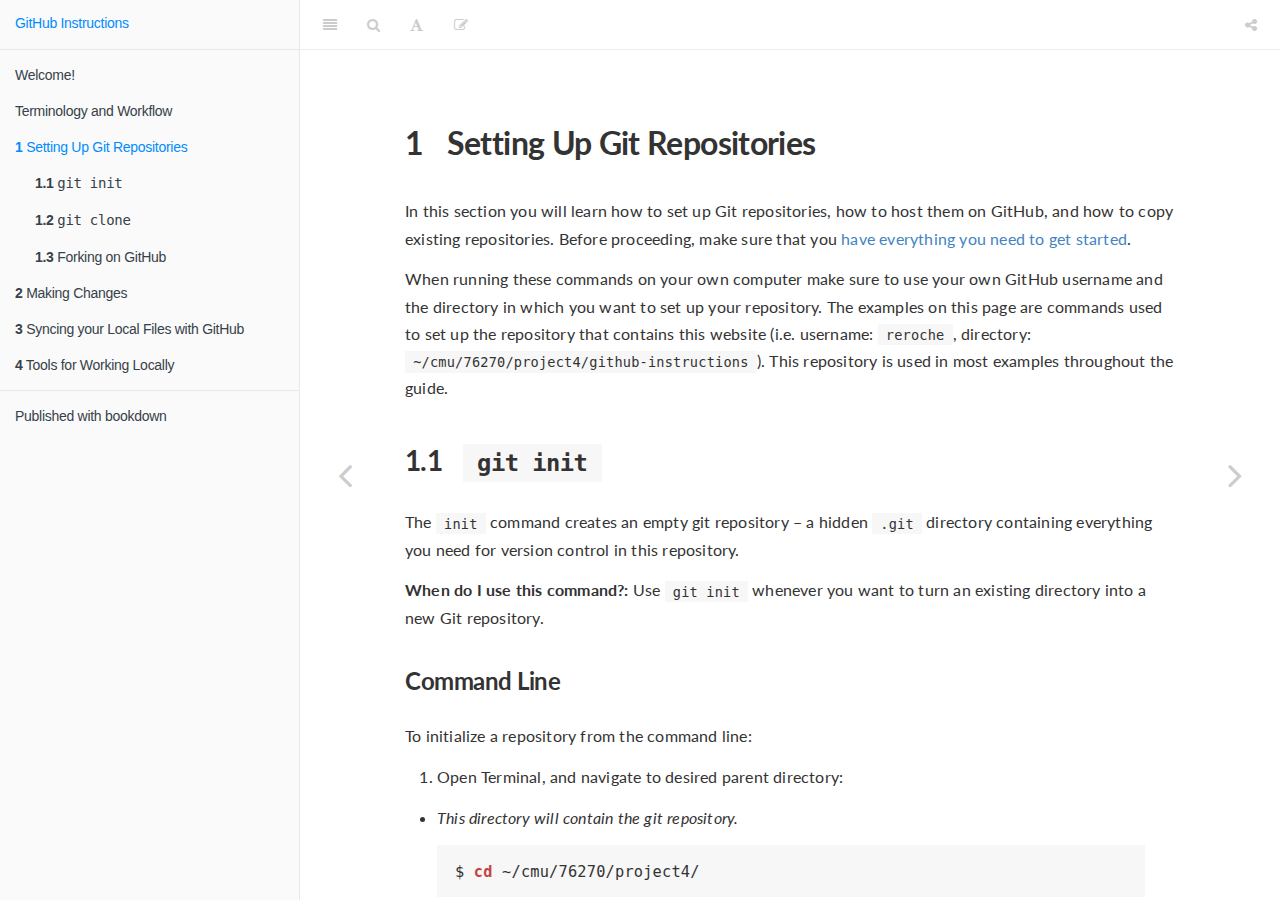
<file: docs/setting-up-repos.html>
<!DOCTYPE html>
<html >

<head>

  <meta charset="UTF-8">
  <meta http-equiv="X-UA-Compatible" content="IE=edge">
  <title>1 Setting Up Git Repositories | GitHub for CMU Students</title>
  <meta name="description" content="1 Setting Up Git Repositories | GitHub for CMU Students">
  <meta name="generator" content="bookdown  and GitBook 2.6.7">

  <meta property="og:title" content="1 Setting Up Git Repositories | GitHub for CMU Students" />
  <meta property="og:type" content="book" />
  
  
  
  <meta name="github-repo" content="reroche/github-instructions" />

  <meta name="twitter:card" content="summary" />
  <meta name="twitter:title" content="1 Setting Up Git Repositories | GitHub for CMU Students" />
  
  
  

<meta name="author" content="Cyrus Daruwala, Xiong-Fei Du, Elias Roche, Kylee Santos">


<meta name="date" content="2019-05-01">

  <meta name="viewport" content="width=device-width, initial-scale=1">
  <meta name="apple-mobile-web-app-capable" content="yes">
  <meta name="apple-mobile-web-app-status-bar-style" content="black">
  
  
<link rel="prev" href="terminology-and-workflow.html">
<link rel="next" href="making-changes.html">
<script src="libs/jquery-2.2.3/jquery.min.js"></script>
<link href="libs/gitbook-2.6.7/css/style.css" rel="stylesheet" />
<link href="libs/gitbook-2.6.7/css/plugin-table.css" rel="stylesheet" />
<link href="libs/gitbook-2.6.7/css/plugin-bookdown.css" rel="stylesheet" />
<link href="libs/gitbook-2.6.7/css/plugin-highlight.css" rel="stylesheet" />
<link href="libs/gitbook-2.6.7/css/plugin-search.css" rel="stylesheet" />
<link href="libs/gitbook-2.6.7/css/plugin-fontsettings.css" rel="stylesheet" />









<style type="text/css">
a.sourceLine { display: inline-block; line-height: 1.25; }
a.sourceLine { pointer-events: none; color: inherit; text-decoration: inherit; }
a.sourceLine:empty { height: 1.2em; }
.sourceCode { overflow: visible; }
code.sourceCode { white-space: pre; position: relative; }
div.sourceCode { margin: 1em 0; }
pre.sourceCode { margin: 0; }
@media screen {
div.sourceCode { overflow: auto; }
}
@media print {
code.sourceCode { white-space: pre-wrap; }
a.sourceLine { text-indent: -1em; padding-left: 1em; }
}
pre.numberSource a.sourceLine
  { position: relative; left: -4em; }
pre.numberSource a.sourceLine::before
  { content: attr(title);
    position: relative; left: -1em; text-align: right; vertical-align: baseline;
    border: none; pointer-events: all; display: inline-block;
    -webkit-touch-callout: none; -webkit-user-select: none;
    -khtml-user-select: none; -moz-user-select: none;
    -ms-user-select: none; user-select: none;
    padding: 0 4px; width: 4em;
    color: #aaaaaa;
  }
pre.numberSource { margin-left: 3em; border-left: 1px solid #aaaaaa;  padding-left: 4px; }
div.sourceCode
  { background-color: #f8f8f8; }
@media screen {
a.sourceLine::before { text-decoration: underline; }
}
code span.al { color: #ef2929; } /* Alert */
code span.an { color: #8f5902; font-weight: bold; font-style: italic; } /* Annotation */
code span.at { color: #c4a000; } /* Attribute */
code span.bn { color: #0000cf; } /* BaseN */
code span.cf { color: #204a87; font-weight: bold; } /* ControlFlow */
code span.ch { color: #4e9a06; } /* Char */
code span.cn { color: #000000; } /* Constant */
code span.co { color: #8f5902; font-style: italic; } /* Comment */
code span.cv { color: #8f5902; font-weight: bold; font-style: italic; } /* CommentVar */
code span.do { color: #8f5902; font-weight: bold; font-style: italic; } /* Documentation */
code span.dt { color: #204a87; } /* DataType */
code span.dv { color: #0000cf; } /* DecVal */
code span.er { color: #a40000; font-weight: bold; } /* Error */
code span.ex { } /* Extension */
code span.fl { color: #0000cf; } /* Float */
code span.fu { color: #000000; } /* Function */
code span.im { } /* Import */
code span.in { color: #8f5902; font-weight: bold; font-style: italic; } /* Information */
code span.kw { color: #204a87; font-weight: bold; } /* Keyword */
code span.op { color: #ce5c00; font-weight: bold; } /* Operator */
code span.ot { color: #8f5902; } /* Other */
code span.pp { color: #8f5902; font-style: italic; } /* Preprocessor */
code span.sc { color: #000000; } /* SpecialChar */
code span.ss { color: #4e9a06; } /* SpecialString */
code span.st { color: #4e9a06; } /* String */
code span.va { color: #000000; } /* Variable */
code span.vs { color: #4e9a06; } /* VerbatimString */
code span.wa { color: #8f5902; font-weight: bold; font-style: italic; } /* Warning */
</style>

<link rel="stylesheet" href="style.css" type="text/css" />
</head>

<body>



  <div class="book without-animation with-summary font-size-2 font-family-1" data-basepath=".">

    <div class="book-summary">
      <nav role="navigation">

<ul class="summary">
<li><a href="./">GitHub Instructions</a></li>

<li class="divider"></li>
<li class="chapter" data-level="" data-path="index.html"><a href="index.html"><i class="fa fa-check"></i>Welcome!</a><ul>
<li class="chapter" data-level="" data-path="index.html"><a href="index.html#who-this-guide-is-for"><i class="fa fa-check"></i>Who This Guide Is For</a></li>
<li class="chapter" data-level="" data-path="index.html"><a href="index.html#why-should-i-learn-git"><i class="fa fa-check"></i>Why Should I Learn Git</a></li>
<li class="chapter" data-level="" data-path="index.html"><a href="index.html#why-github"><i class="fa fa-check"></i>Why GitHub</a></li>
<li class="chapter" data-level="" data-path="index.html"><a href="index.html#get-started"><i class="fa fa-check"></i>What You Need To Follow This Guide</a></li>
</ul></li>
<li class="chapter" data-level="" data-path="terminology-and-workflow.html"><a href="terminology-and-workflow.html"><i class="fa fa-check"></i>Terminology and Workflow</a><ul>
<li class="chapter" data-level="" data-path="terminology-and-workflow.html"><a href="terminology-and-workflow.html#glossary-of-terms"><i class="fa fa-check"></i>Glossary of Terms</a></li>
<li class="chapter" data-level="" data-path="terminology-and-workflow.html"><a href="terminology-and-workflow.html#workflow"><i class="fa fa-check"></i>Workflow</a></li>
</ul></li>
<li class="chapter" data-level="1" data-path="setting-up-repos.html"><a href="setting-up-repos.html"><i class="fa fa-check"></i><b>1</b> Setting Up Git Repositories</a><ul>
<li class="chapter" data-level="1.1" data-path="setting-up-repos.html"><a href="setting-up-repos.html#git-init"><i class="fa fa-check"></i><b>1.1</b> <code>git init</code></a><ul>
<li class="chapter" data-level="" data-path="setting-up-repos.html"><a href="setting-up-repos.html#command-line"><i class="fa fa-check"></i>Command Line</a></li>
<li class="chapter" data-level="" data-path="setting-up-repos.html"><a href="setting-up-repos.html#github"><i class="fa fa-check"></i>GitHub</a></li>
</ul></li>
<li class="chapter" data-level="1.2" data-path="setting-up-repos.html"><a href="setting-up-repos.html#git-clone"><i class="fa fa-check"></i><b>1.2</b> <code>git clone</code></a><ul>
<li class="chapter" data-level="" data-path="setting-up-repos.html"><a href="setting-up-repos.html#command-line-1"><i class="fa fa-check"></i>Command Line</a></li>
<li class="chapter" data-level="" data-path="setting-up-repos.html"><a href="setting-up-repos.html#github-1"><i class="fa fa-check"></i>GitHub</a></li>
</ul></li>
<li class="chapter" data-level="1.3" data-path="setting-up-repos.html"><a href="setting-up-repos.html#forking-on-github"><i class="fa fa-check"></i><b>1.3</b> Forking on GitHub</a></li>
</ul></li>
<li class="chapter" data-level="2" data-path="making-changes.html"><a href="making-changes.html"><i class="fa fa-check"></i><b>2</b> Making Changes</a><ul>
<li class="chapter" data-level="2.1" data-path="making-changes.html"><a href="making-changes.html#git-add"><i class="fa fa-check"></i><b>2.1</b> <code>git add</code></a><ul>
<li class="chapter" data-level="2.1.1" data-path="making-changes.html"><a href="making-changes.html#command-line-2"><i class="fa fa-check"></i><b>2.1.1</b> Command Line</a></li>
</ul></li>
<li class="chapter" data-level="2.2" data-path="making-changes.html"><a href="making-changes.html#git-commit"><i class="fa fa-check"></i><b>2.2</b> <code>git commit</code></a><ul>
<li class="chapter" data-level="2.2.1" data-path="making-changes.html"><a href="making-changes.html#command-line-3"><i class="fa fa-check"></i><b>2.2.1</b> Command Line</a></li>
</ul></li>
<li class="chapter" data-level="2.3" data-path="making-changes.html"><a href="making-changes.html#git-status"><i class="fa fa-check"></i><b>2.3</b> <code>git status</code></a><ul>
<li class="chapter" data-level="2.3.1" data-path="making-changes.html"><a href="making-changes.html#workflow-1"><i class="fa fa-check"></i><b>2.3.1</b> Workflow</a></li>
</ul></li>
</ul></li>
<li class="chapter" data-level="3" data-path="syncing-github.html"><a href="syncing-github.html"><i class="fa fa-check"></i><b>3</b> Syncing your Local Files with GitHub</a><ul>
<li class="chapter" data-level="3.1" data-path="syncing-github.html"><a href="syncing-github.html#git-push"><i class="fa fa-check"></i><b>3.1</b> <code>git push</code></a><ul>
<li class="chapter" data-level="3.1.1" data-path="syncing-github.html"><a href="syncing-github.html#command-line-4"><i class="fa fa-check"></i><b>3.1.1</b> Command Line</a></li>
</ul></li>
<li class="chapter" data-level="3.2" data-path="syncing-github.html"><a href="syncing-github.html#git-pull"><i class="fa fa-check"></i><b>3.2</b> <code>git pull</code></a></li>
</ul></li>
<li class="chapter" data-level="4" data-path="tools-local.html"><a href="tools-local.html"><i class="fa fa-check"></i><b>4</b> Tools for Working Locally</a><ul>
<li class="chapter" data-level="4.1" data-path="tools-local.html"><a href="tools-local.html#git-stash"><i class="fa fa-check"></i><b>4.1</b> <code>git stash</code></a><ul>
<li class="chapter" data-level="4.1.1" data-path="tools-local.html"><a href="tools-local.html#command-line-5"><i class="fa fa-check"></i><b>4.1.1</b> Command Line</a></li>
</ul></li>
<li class="chapter" data-level="4.2" data-path="tools-local.html"><a href="tools-local.html#git-log"><i class="fa fa-check"></i><b>4.2</b> <code>git log</code></a><ul>
<li class="chapter" data-level="4.2.1" data-path="tools-local.html"><a href="tools-local.html#command-line-6"><i class="fa fa-check"></i><b>4.2.1</b> Command Line</a></li>
<li class="chapter" data-level="4.2.2" data-path="tools-local.html"><a href="tools-local.html#github-2"><i class="fa fa-check"></i><b>4.2.2</b> GitHub</a></li>
</ul></li>
<li class="chapter" data-level="4.3" data-path="tools-local.html"><a href="tools-local.html#git-diff"><i class="fa fa-check"></i><b>4.3</b> <code>git diff</code></a><ul>
<li class="chapter" data-level="4.3.1" data-path="tools-local.html"><a href="tools-local.html#command-line-7"><i class="fa fa-check"></i><b>4.3.1</b> Command Line</a></li>
</ul></li>
</ul></li>
<li class="divider"></li>
<li><a href="https://github.com/rstudio/bookdown" target="blank">Published with bookdown</a></li>

</ul>

      </nav>
    </div>

    <div class="book-body">
      <div class="body-inner">
        <div class="book-header" role="navigation">
          <h1>
            <i class="fa fa-circle-o-notch fa-spin"></i><a href="./">GitHub for CMU Students</a>
          </h1>
        </div>

        <div class="page-wrapper" tabindex="-1" role="main">
          <div class="page-inner">

            <section class="normal" id="section-">
<div id="setting-up-repos" class="section level1">
<h1><span class="header-section-number">1</span> Setting Up Git Repositories</h1>
<p>In this section you will learn how to set up Git repositories, how to host them on GitHub, and how to copy existing repositories. Before proceeding, make sure that you <a href="index.html#get-started">have everything you need to get started</a>.</p>
<p>When running these commands on your own computer make sure to use your own GitHub username and the directory in which you want to set up your repository. The examples on this page are commands used to set up the repository that contains this website (i.e. username: <code>reroche</code>, directory: <code>~/cmu/76270/project4/github-instructions</code>). This repository is used in most examples throughout the guide.</p>
<div id="git-init" class="section level2">
<h2><span class="header-section-number">1.1</span> <code>git init</code></h2>
<p>The <code>init</code> command creates an empty git repository – a hidden <code>.git</code> directory containing everything you need for version control in this repository.</p>
<p><strong>When do I use this command?:</strong> Use <code>git init</code> whenever you want to turn an existing directory into a new Git repository.</p>
<div id="command-line" class="section level3 unnumbered">
<h3>Command Line</h3>
<p>To initialize a repository from the command line:</p>
<ol style="list-style-type: decimal">
<li>Open Terminal, and navigate to desired parent directory:</li>
</ol>
<ul>
<li><p><em>This directory will contain the git repository.</em></p>
<pre class="sourceCode bash"><code class="sourceCode bash">$ <span class="bu">cd</span> ~/cmu/76270/project4/</code></pre></li>
</ul>
<ol start="2" style="list-style-type: decimal">
<li><p>Create a directory for your repository:</p>
<pre class="sourceCode bash"><code class="sourceCode bash">$ <span class="fu">mkdir</span> github-instructions</code></pre></li>
<li><p>Navigate to new directory:</p>
<pre class="sourceCode bash"><code class="sourceCode bash">$ <span class="bu">cd</span> github-instructions</code></pre></li>
<li><p>Initialize the repository:</p>
<pre class="sourceCode bash"><code class="sourceCode bash">$ <span class="fu">git</span> init</code></pre></li>
</ol>
</div>
<div id="github" class="section level3 unnumbered">
<h3>GitHub</h3>
<p>On <code>github.com</code>, the <code>init</code> command is run automatically when a repository is created. Ensure that you are logged in before following these steps:</p>
<ol style="list-style-type: decimal">
<li>Navigate to home page:
<ul>
<li><a href="http://github.com"><code>http://github.com</code></a></li>
</ul></li>
<li>Click on the green <strong>New</strong> button on the top-left of the page:</li>
</ol>
<p><img src="img/new-repository.png" width="100%" style="display: block; margin: auto;" /></p>
<ol start="3" style="list-style-type: decimal">
<li>Enter a name for the repository:
<ul>
<li><em>The name of the repository must be unique to your user – that is, you cannot give two repositories the same name.</em></li>
</ul></li>
<li>Enter additional customizations:
<ul>
<li><em>You can include an optional description to provide more information about the purpose of the repository.</em></li>
<li><em>Repositories can be public or private. In a public repository, others can view and use your code, but in a private directory, only you and invited users can access the repository.</em></li>
<li><em><code>README.md</code>, <code>.gitignore</code>, and <code>LICENSE</code> are typical files to include in a repository. They are addressed in a later section.</em></li>
</ul></li>
<li>Click on <strong>Create Repository</strong> to complete.
<ul>
<li><em>The page will be redirected to the empty repositories home page.</em></li>
</ul></li>
</ol>
<p><img src="img/create-repository.png" width="100%" style="display: block; margin: auto;" /></p>
<ol start="6" style="list-style-type: decimal">
<li>Finally, set up the repository. For example, let <code>reroche</code> be the username of our GitHub account and <code>github-instructions</code> be the name of our repository:</li>
</ol>
<ul>
<li><p><em>You can create a new repository on the command line by running:</em></p>
<pre class="sourceCode bash"><code class="sourceCode bash">$ <span class="bu">echo</span> <span class="st">&quot;# github-instructions&quot;</span> <span class="op">&gt;&gt;</span> README.md
$ <span class="fu">git</span> init
$ <span class="fu">git</span> add README.md
$ <span class="fu">git</span> commit -m <span class="st">&quot;first commit&quot;</span>
$ <span class="fu">git</span> remote add origin git@github.com:reroche/github-instructions.git
$ <span class="fu">git</span> push -u origin master</code></pre></li>
<li><p><em>Or you can import an existing repository on your computer into this GitHub new repository by running:</em></p>
<pre class="sourceCode bash"><code class="sourceCode bash">$ <span class="fu">git</span> remote add origin git@github.com:reroche/github-instructions.git
$ <span class="fu">git</span> push -u origin master</code></pre></li>
<li><p><em>More details regarding these Git commands are discussed in later sections.</em></p></li>
</ul>
</div>
</div>
<div id="git-clone" class="section level2">
<h2><span class="header-section-number">1.2</span> <code>git clone</code></h2>
<p>The <code>clone</code> command creates a copy of a repository into a newly created directory.</p>
<p>All repositories on GitHub have a unique URL, in the format:</p>
<blockquote>
<p><code>https://github.com/</code><strong>username</strong><code>/</code><strong>repository-name</strong><code>.git</code></p>
</blockquote>
<p>The repository for this website, for example, is available at <a href="https://github.com/reroche/github-instructions"><code>https://github.com/reroche/github-instructions</code></a>.</p>
<p><strong>When do I use this command?:</strong> Use <code>git clone</code> whenever you want to download an existing repository into a new directory. If a team member has set up a repository with your code, you use this command to download the repository and start collaborating.</p>
<div id="command-line-1" class="section level3 unnumbered">
<h3>Command Line</h3>
<p>To clone a repository from the command line:</p>
<ol style="list-style-type: decimal">
<li><p>Open Terminal, and navigate to desired parent directory:</p>
<pre class="sourceCode bash"><code class="sourceCode bash">$ <span class="bu">cd</span> ~/cmu/76270/project4/</code></pre></li>
<li><p>Clone the repository using its GitHub URL:</p>
<ul>
<li><em>The new repository will be in a directory with its original name (e.g.</em> <code>github-instructions</code>).</li>
</ul>
<pre class="sourceCode bash"><code class="sourceCode bash">$ <span class="fu">git</span> clone https://github.com/reroche/github-instructions.git</code></pre></li>
</ol>
<p>This repository has now been downloaded to <code>~/cmu/76270/project4/github-instructions</code>.</p>
</div>
<div id="github-1" class="section level3 unnumbered">
<h3>GitHub</h3>
<p>The online interface allows you to easily browse and copy repository URLs to clone via the command line.</p>
<p>To clone or download a repository from GitHub:</p>
<ol style="list-style-type: decimal">
<li>Navigate to the repository URL:</li>
</ol>
<ul>
<li><em>For example:</em></li>
</ul>
<blockquote>
<p><code>https://github.com/reactjs/reactjs.org</code></p>
</blockquote>
<ol start="2" style="list-style-type: decimal">
<li>Click the green “<strong>Clone or download</strong>” button:</li>
</ol>
<p><img src="img/clone-repository.png" width="100%" style="display: block; margin: auto;" /></p>
<ol start="3" style="list-style-type: decimal">
<li><p>Copy the link and clone from the command line, or download ZIP file.</p>
<pre class="sourceCode bash"><code class="sourceCode bash">$ <span class="fu">git</span> clone https://github.com/reactjs/reactjs.org.git</code></pre></li>
</ol>
</div>
</div>
<div id="forking-on-github" class="section level2">
<h2><span class="header-section-number">1.3</span> Forking on GitHub</h2>
<p>Forking is copying a repository that belongs to another user into your repositories, granting you ownership permissions over that repository.</p>
<p>For example, forking the repository at <code>https://github.com/reactjs/reactjs.org</code> will create a copy of this repository at <code>https://github.com/</code><strong>your-username</strong><code>/reactjs.org</code>. You will have ownership over the repository, allowing you to make changes to your version of the code.</p>
<p>Note that forking is GitHub feature and not a Git command, so forking cannot be done via the command line.</p>
<p><strong>When do I use this feature?</strong> You can fork a repository whenever you want to make changes to a repository that is not owned by anyone in your team. For example, if there is a repository with scaffold code for your own project, you can fork that repository to start making your own changes with your team.</p>
<p>To fork a repository on GitHub, simply click the “Fork” button on the top right of a repository’s home page.</p>
<p><img src="img/fork-repository.png" width="100%" style="display: block; margin: auto;" /></p>

</div>
</div>
            </section>

          </div>
        </div>
      </div>
<a href="terminology-and-workflow.html" class="navigation navigation-prev " aria-label="Previous page"><i class="fa fa-angle-left"></i></a>
<a href="making-changes.html" class="navigation navigation-next " aria-label="Next page"><i class="fa fa-angle-right"></i></a>
    </div>
  </div>
<script src="libs/gitbook-2.6.7/js/app.min.js"></script>
<script src="libs/gitbook-2.6.7/js/lunr.js"></script>
<script src="libs/gitbook-2.6.7/js/plugin-search.js"></script>
<script src="libs/gitbook-2.6.7/js/plugin-sharing.js"></script>
<script src="libs/gitbook-2.6.7/js/plugin-fontsettings.js"></script>
<script src="libs/gitbook-2.6.7/js/plugin-bookdown.js"></script>
<script src="libs/gitbook-2.6.7/js/jquery.highlight.js"></script>
<script>
gitbook.require(["gitbook"], function(gitbook) {
gitbook.start({
"sharing": {
"github": false,
"facebook": false,
"twitter": false,
"google": false,
"linkedin": false,
"weibo": false,
"instapaper": false,
"vk": false,
"all": ["facebook", "google", "twitter", "linkedin", "weibo", "instapaper"]
},
"fontsettings": {
"theme": "white",
"family": "sans",
"size": 2
},
"edit": {
"link": "https://github.com/reroche/github-instructions/edit/master/book/01.Rmd",
"text": "Edit"
},
"history": {
"link": null,
"text": null
},
"download": null,
"toc": {
"collapse": "section"
}
});
});
</script>

</body>

</html>
</file>
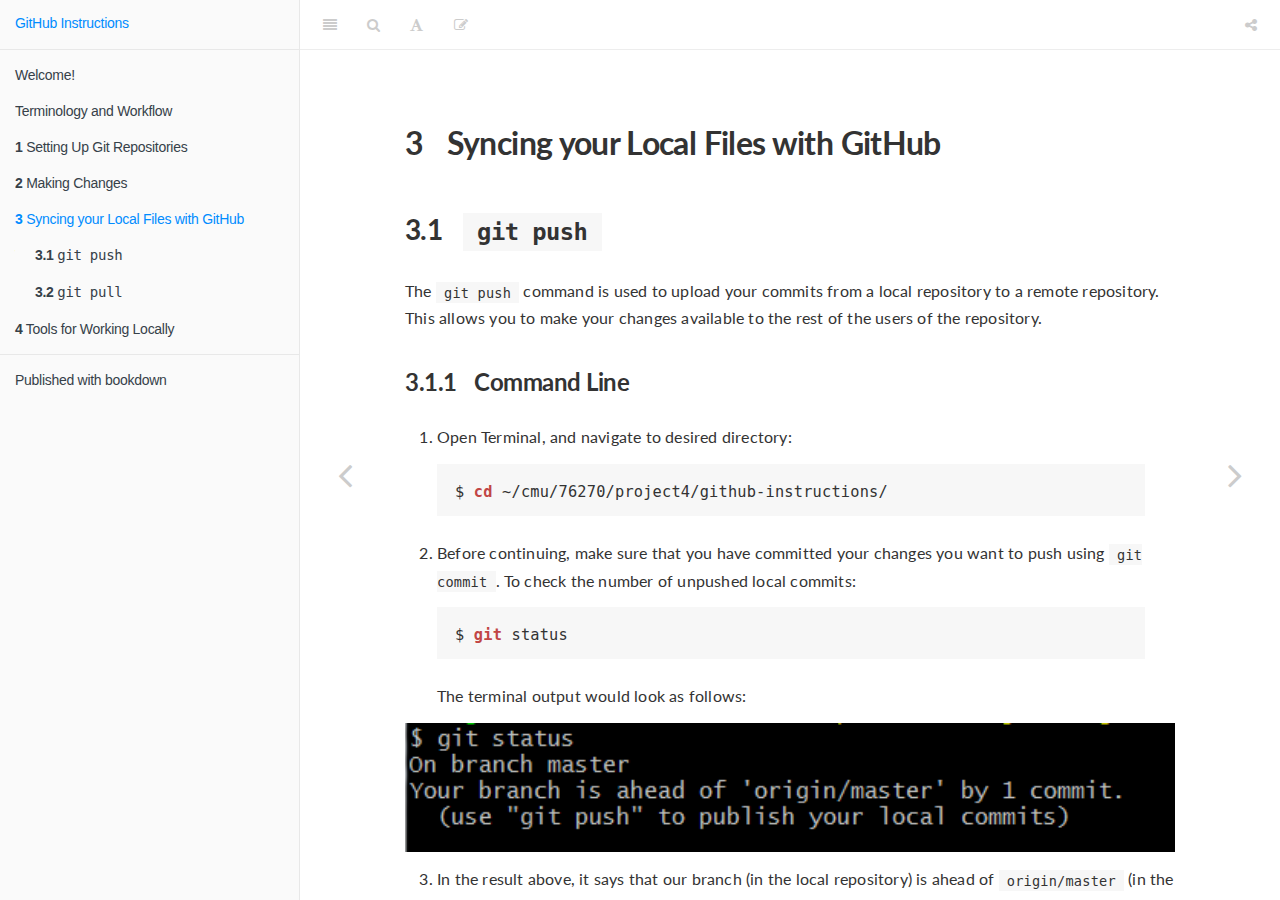
<file: docs/syncing-github.html>
<!DOCTYPE html>
<html >

<head>

  <meta charset="UTF-8">
  <meta http-equiv="X-UA-Compatible" content="IE=edge">
  <title>3 Syncing your Local Files with GitHub | GitHub for CMU Students</title>
  <meta name="description" content="3 Syncing your Local Files with GitHub | GitHub for CMU Students">
  <meta name="generator" content="bookdown  and GitBook 2.6.7">

  <meta property="og:title" content="3 Syncing your Local Files with GitHub | GitHub for CMU Students" />
  <meta property="og:type" content="book" />
  
  
  
  <meta name="github-repo" content="reroche/github-instructions" />

  <meta name="twitter:card" content="summary" />
  <meta name="twitter:title" content="3 Syncing your Local Files with GitHub | GitHub for CMU Students" />
  
  
  

<meta name="author" content="Cyrus Daruwala, Xiong-Fei Du, Elias Roche, Kylee Santos">


<meta name="date" content="2019-05-01">

  <meta name="viewport" content="width=device-width, initial-scale=1">
  <meta name="apple-mobile-web-app-capable" content="yes">
  <meta name="apple-mobile-web-app-status-bar-style" content="black">
  
  
<link rel="prev" href="making-changes.html">
<link rel="next" href="tools-local.html">
<script src="libs/jquery-2.2.3/jquery.min.js"></script>
<link href="libs/gitbook-2.6.7/css/style.css" rel="stylesheet" />
<link href="libs/gitbook-2.6.7/css/plugin-table.css" rel="stylesheet" />
<link href="libs/gitbook-2.6.7/css/plugin-bookdown.css" rel="stylesheet" />
<link href="libs/gitbook-2.6.7/css/plugin-highlight.css" rel="stylesheet" />
<link href="libs/gitbook-2.6.7/css/plugin-search.css" rel="stylesheet" />
<link href="libs/gitbook-2.6.7/css/plugin-fontsettings.css" rel="stylesheet" />









<style type="text/css">
a.sourceLine { display: inline-block; line-height: 1.25; }
a.sourceLine { pointer-events: none; color: inherit; text-decoration: inherit; }
a.sourceLine:empty { height: 1.2em; }
.sourceCode { overflow: visible; }
code.sourceCode { white-space: pre; position: relative; }
div.sourceCode { margin: 1em 0; }
pre.sourceCode { margin: 0; }
@media screen {
div.sourceCode { overflow: auto; }
}
@media print {
code.sourceCode { white-space: pre-wrap; }
a.sourceLine { text-indent: -1em; padding-left: 1em; }
}
pre.numberSource a.sourceLine
  { position: relative; left: -4em; }
pre.numberSource a.sourceLine::before
  { content: attr(title);
    position: relative; left: -1em; text-align: right; vertical-align: baseline;
    border: none; pointer-events: all; display: inline-block;
    -webkit-touch-callout: none; -webkit-user-select: none;
    -khtml-user-select: none; -moz-user-select: none;
    -ms-user-select: none; user-select: none;
    padding: 0 4px; width: 4em;
    color: #aaaaaa;
  }
pre.numberSource { margin-left: 3em; border-left: 1px solid #aaaaaa;  padding-left: 4px; }
div.sourceCode
  { background-color: #f8f8f8; }
@media screen {
a.sourceLine::before { text-decoration: underline; }
}
code span.al { color: #ef2929; } /* Alert */
code span.an { color: #8f5902; font-weight: bold; font-style: italic; } /* Annotation */
code span.at { color: #c4a000; } /* Attribute */
code span.bn { color: #0000cf; } /* BaseN */
code span.cf { color: #204a87; font-weight: bold; } /* ControlFlow */
code span.ch { color: #4e9a06; } /* Char */
code span.cn { color: #000000; } /* Constant */
code span.co { color: #8f5902; font-style: italic; } /* Comment */
code span.cv { color: #8f5902; font-weight: bold; font-style: italic; } /* CommentVar */
code span.do { color: #8f5902; font-weight: bold; font-style: italic; } /* Documentation */
code span.dt { color: #204a87; } /* DataType */
code span.dv { color: #0000cf; } /* DecVal */
code span.er { color: #a40000; font-weight: bold; } /* Error */
code span.ex { } /* Extension */
code span.fl { color: #0000cf; } /* Float */
code span.fu { color: #000000; } /* Function */
code span.im { } /* Import */
code span.in { color: #8f5902; font-weight: bold; font-style: italic; } /* Information */
code span.kw { color: #204a87; font-weight: bold; } /* Keyword */
code span.op { color: #ce5c00; font-weight: bold; } /* Operator */
code span.ot { color: #8f5902; } /* Other */
code span.pp { color: #8f5902; font-style: italic; } /* Preprocessor */
code span.sc { color: #000000; } /* SpecialChar */
code span.ss { color: #4e9a06; } /* SpecialString */
code span.st { color: #4e9a06; } /* String */
code span.va { color: #000000; } /* Variable */
code span.vs { color: #4e9a06; } /* VerbatimString */
code span.wa { color: #8f5902; font-weight: bold; font-style: italic; } /* Warning */
</style>

<link rel="stylesheet" href="style.css" type="text/css" />
</head>

<body>



  <div class="book without-animation with-summary font-size-2 font-family-1" data-basepath=".">

    <div class="book-summary">
      <nav role="navigation">

<ul class="summary">
<li><a href="./">GitHub Instructions</a></li>

<li class="divider"></li>
<li class="chapter" data-level="" data-path="index.html"><a href="index.html"><i class="fa fa-check"></i>Welcome!</a><ul>
<li class="chapter" data-level="" data-path="index.html"><a href="index.html#who-this-guide-is-for"><i class="fa fa-check"></i>Who This Guide Is For</a></li>
<li class="chapter" data-level="" data-path="index.html"><a href="index.html#why-should-i-learn-git"><i class="fa fa-check"></i>Why Should I Learn Git</a></li>
<li class="chapter" data-level="" data-path="index.html"><a href="index.html#why-github"><i class="fa fa-check"></i>Why GitHub</a></li>
<li class="chapter" data-level="" data-path="index.html"><a href="index.html#get-started"><i class="fa fa-check"></i>What You Need To Follow This Guide</a></li>
</ul></li>
<li class="chapter" data-level="" data-path="terminology-and-workflow.html"><a href="terminology-and-workflow.html"><i class="fa fa-check"></i>Terminology and Workflow</a><ul>
<li class="chapter" data-level="" data-path="terminology-and-workflow.html"><a href="terminology-and-workflow.html#glossary-of-terms"><i class="fa fa-check"></i>Glossary of Terms</a></li>
<li class="chapter" data-level="" data-path="terminology-and-workflow.html"><a href="terminology-and-workflow.html#workflow"><i class="fa fa-check"></i>Workflow</a></li>
</ul></li>
<li class="chapter" data-level="1" data-path="setting-up-repos.html"><a href="setting-up-repos.html"><i class="fa fa-check"></i><b>1</b> Setting Up Git Repositories</a><ul>
<li class="chapter" data-level="1.1" data-path="setting-up-repos.html"><a href="setting-up-repos.html#git-init"><i class="fa fa-check"></i><b>1.1</b> <code>git init</code></a><ul>
<li class="chapter" data-level="" data-path="setting-up-repos.html"><a href="setting-up-repos.html#command-line"><i class="fa fa-check"></i>Command Line</a></li>
<li class="chapter" data-level="" data-path="setting-up-repos.html"><a href="setting-up-repos.html#github"><i class="fa fa-check"></i>GitHub</a></li>
</ul></li>
<li class="chapter" data-level="1.2" data-path="setting-up-repos.html"><a href="setting-up-repos.html#git-clone"><i class="fa fa-check"></i><b>1.2</b> <code>git clone</code></a><ul>
<li class="chapter" data-level="" data-path="setting-up-repos.html"><a href="setting-up-repos.html#command-line-1"><i class="fa fa-check"></i>Command Line</a></li>
<li class="chapter" data-level="" data-path="setting-up-repos.html"><a href="setting-up-repos.html#github-1"><i class="fa fa-check"></i>GitHub</a></li>
</ul></li>
<li class="chapter" data-level="1.3" data-path="setting-up-repos.html"><a href="setting-up-repos.html#forking-on-github"><i class="fa fa-check"></i><b>1.3</b> Forking on GitHub</a></li>
</ul></li>
<li class="chapter" data-level="2" data-path="making-changes.html"><a href="making-changes.html"><i class="fa fa-check"></i><b>2</b> Making Changes</a><ul>
<li class="chapter" data-level="2.1" data-path="making-changes.html"><a href="making-changes.html#git-add"><i class="fa fa-check"></i><b>2.1</b> <code>git add</code></a><ul>
<li class="chapter" data-level="2.1.1" data-path="making-changes.html"><a href="making-changes.html#command-line-2"><i class="fa fa-check"></i><b>2.1.1</b> Command Line</a></li>
</ul></li>
<li class="chapter" data-level="2.2" data-path="making-changes.html"><a href="making-changes.html#git-commit"><i class="fa fa-check"></i><b>2.2</b> <code>git commit</code></a><ul>
<li class="chapter" data-level="2.2.1" data-path="making-changes.html"><a href="making-changes.html#command-line-3"><i class="fa fa-check"></i><b>2.2.1</b> Command Line</a></li>
</ul></li>
<li class="chapter" data-level="2.3" data-path="making-changes.html"><a href="making-changes.html#git-status"><i class="fa fa-check"></i><b>2.3</b> <code>git status</code></a><ul>
<li class="chapter" data-level="2.3.1" data-path="making-changes.html"><a href="making-changes.html#workflow-1"><i class="fa fa-check"></i><b>2.3.1</b> Workflow</a></li>
</ul></li>
</ul></li>
<li class="chapter" data-level="3" data-path="syncing-github.html"><a href="syncing-github.html"><i class="fa fa-check"></i><b>3</b> Syncing your Local Files with GitHub</a><ul>
<li class="chapter" data-level="3.1" data-path="syncing-github.html"><a href="syncing-github.html#git-push"><i class="fa fa-check"></i><b>3.1</b> <code>git push</code></a><ul>
<li class="chapter" data-level="3.1.1" data-path="syncing-github.html"><a href="syncing-github.html#command-line-4"><i class="fa fa-check"></i><b>3.1.1</b> Command Line</a></li>
</ul></li>
<li class="chapter" data-level="3.2" data-path="syncing-github.html"><a href="syncing-github.html#git-pull"><i class="fa fa-check"></i><b>3.2</b> <code>git pull</code></a></li>
</ul></li>
<li class="chapter" data-level="4" data-path="tools-local.html"><a href="tools-local.html"><i class="fa fa-check"></i><b>4</b> Tools for Working Locally</a><ul>
<li class="chapter" data-level="4.1" data-path="tools-local.html"><a href="tools-local.html#git-stash"><i class="fa fa-check"></i><b>4.1</b> <code>git stash</code></a><ul>
<li class="chapter" data-level="4.1.1" data-path="tools-local.html"><a href="tools-local.html#command-line-5"><i class="fa fa-check"></i><b>4.1.1</b> Command Line</a></li>
</ul></li>
<li class="chapter" data-level="4.2" data-path="tools-local.html"><a href="tools-local.html#git-log"><i class="fa fa-check"></i><b>4.2</b> <code>git log</code></a><ul>
<li class="chapter" data-level="4.2.1" data-path="tools-local.html"><a href="tools-local.html#command-line-6"><i class="fa fa-check"></i><b>4.2.1</b> Command Line</a></li>
<li class="chapter" data-level="4.2.2" data-path="tools-local.html"><a href="tools-local.html#github-2"><i class="fa fa-check"></i><b>4.2.2</b> GitHub</a></li>
</ul></li>
<li class="chapter" data-level="4.3" data-path="tools-local.html"><a href="tools-local.html#git-diff"><i class="fa fa-check"></i><b>4.3</b> <code>git diff</code></a><ul>
<li class="chapter" data-level="4.3.1" data-path="tools-local.html"><a href="tools-local.html#command-line-7"><i class="fa fa-check"></i><b>4.3.1</b> Command Line</a></li>
</ul></li>
</ul></li>
<li class="divider"></li>
<li><a href="https://github.com/rstudio/bookdown" target="blank">Published with bookdown</a></li>

</ul>

      </nav>
    </div>

    <div class="book-body">
      <div class="body-inner">
        <div class="book-header" role="navigation">
          <h1>
            <i class="fa fa-circle-o-notch fa-spin"></i><a href="./">GitHub for CMU Students</a>
          </h1>
        </div>

        <div class="page-wrapper" tabindex="-1" role="main">
          <div class="page-inner">

            <section class="normal" id="section-">
<div id="syncing-github" class="section level1">
<h1><span class="header-section-number">3</span> Syncing your Local Files with GitHub</h1>
<div id="git-push" class="section level2">
<h2><span class="header-section-number">3.1</span> <code>git push</code></h2>
<p>The <code>git push</code> command is used to upload your commits from a local repository to a remote repository. This allows you to make your changes available to the rest of the users of the repository.</p>
<div id="command-line-4" class="section level3">
<h3><span class="header-section-number">3.1.1</span> Command Line</h3>
<ol style="list-style-type: decimal">
<li><p>Open Terminal, and navigate to desired directory:</p>
<pre class="sourceCode bash"><code class="sourceCode bash">$ <span class="bu">cd</span> ~/cmu/76270/project4/github-instructions/</code></pre></li>
<li><p>Before continuing, make sure that you have committed your changes you want to push using <code>git commit</code>. To check the number of unpushed local commits:</p>
<pre class="sourceCode bash"><code class="sourceCode bash">$ <span class="fu">git</span> status</code></pre>
<p>The terminal output would look as follows:</p></li>
</ol>
<p><img src="img/git-status-prepush.PNG" width="100%" style="display: block; margin: auto;" /></p>
<ol start="3" style="list-style-type: decimal">
<li><p>In the result above, it says that our branch (in the local repository) is ahead of <code>origin/master</code> (in the remote repository) by 1 commit. To push these changes:</p>
<pre class="sourceCode bash"><code class="sourceCode bash">$ <span class="fu">git</span> push</code></pre></li>
</ol>
<p>The terminal output would look as follows:</p>
<p><img src="img/git-push.PNG" width="100%" style="display: block; margin: auto;" /></p>
<ol start="4" style="list-style-type: decimal">
<li>If we now check the number of unpushed local commits using <code>git status</code>, we notice that our branch is up to date (0 commits behind) with <code>origin/master</code>.</li>
</ol>
<p><img src="img/git-status-postpush.PNG" width="100%" style="display: block; margin: auto;" /></p>
</div>
</div>
<div id="git-pull" class="section level2">
<h2><span class="header-section-number">3.2</span> <code>git pull</code></h2>
<p>The <code>git pull</code> command is used to transfer changes pushed by other users on the remote repository to the user’s local repository. This allows you to view everyone else’s pushed changes in your local repo.</p>
<ol style="list-style-type: decimal">
<li><p>Open Terminal, and navigate to desired directory:</p>
<pre class="sourceCode bash"><code class="sourceCode bash">$ <span class="bu">cd</span> ~/cmu/76270/project4/github-instructions/</code></pre></li>
<li><p>To obtain changes made by other users:</p>
<pre class="sourceCode bash"><code class="sourceCode bash">$ <span class="fu">git</span> pull</code></pre>
<p>If we succeed, we will see the resulting terminal output:
<img src="img/git-pull.PNG" width="100%" style="display: block; margin: auto;" /></p>
<p>Note that the green <code>+</code> represents a line added and a red <code>-</code> represents a line deleted.</p>
<p>However, note that sometimes, <code>git pull</code> is unsuccessful. Usually, this is because the files that we have made local changes that the remote repository does not know about. This case is typically exemplified with the following error message:
<img src="img/git-pull-error.PNG" width="100%" style="display: block; margin: auto;" /></p>
<p>In that case, we must first commit our local changes using <code>git add</code> and <code>git commit</code> as <a href="making-changes.html">previously specified</a>, or we must stash these changes using <code>git stash</code>, which will be explained our <a href="tools-local.html">upcoming section</a>. After we have done so, we can try <code>git pull</code> again.</p></li>
</ol>

</div>
</div>
            </section>

          </div>
        </div>
      </div>
<a href="making-changes.html" class="navigation navigation-prev " aria-label="Previous page"><i class="fa fa-angle-left"></i></a>
<a href="tools-local.html" class="navigation navigation-next " aria-label="Next page"><i class="fa fa-angle-right"></i></a>
    </div>
  </div>
<script src="libs/gitbook-2.6.7/js/app.min.js"></script>
<script src="libs/gitbook-2.6.7/js/lunr.js"></script>
<script src="libs/gitbook-2.6.7/js/plugin-search.js"></script>
<script src="libs/gitbook-2.6.7/js/plugin-sharing.js"></script>
<script src="libs/gitbook-2.6.7/js/plugin-fontsettings.js"></script>
<script src="libs/gitbook-2.6.7/js/plugin-bookdown.js"></script>
<script src="libs/gitbook-2.6.7/js/jquery.highlight.js"></script>
<script>
gitbook.require(["gitbook"], function(gitbook) {
gitbook.start({
"sharing": {
"github": false,
"facebook": false,
"twitter": false,
"google": false,
"linkedin": false,
"weibo": false,
"instapaper": false,
"vk": false,
"all": ["facebook", "google", "twitter", "linkedin", "weibo", "instapaper"]
},
"fontsettings": {
"theme": "white",
"family": "sans",
"size": 2
},
"edit": {
"link": "https://github.com/reroche/github-instructions/edit/master/book/03.Rmd",
"text": "Edit"
},
"history": {
"link": null,
"text": null
},
"download": null,
"toc": {
"collapse": "section"
}
});
});
</script>

</body>

</html>
</file>
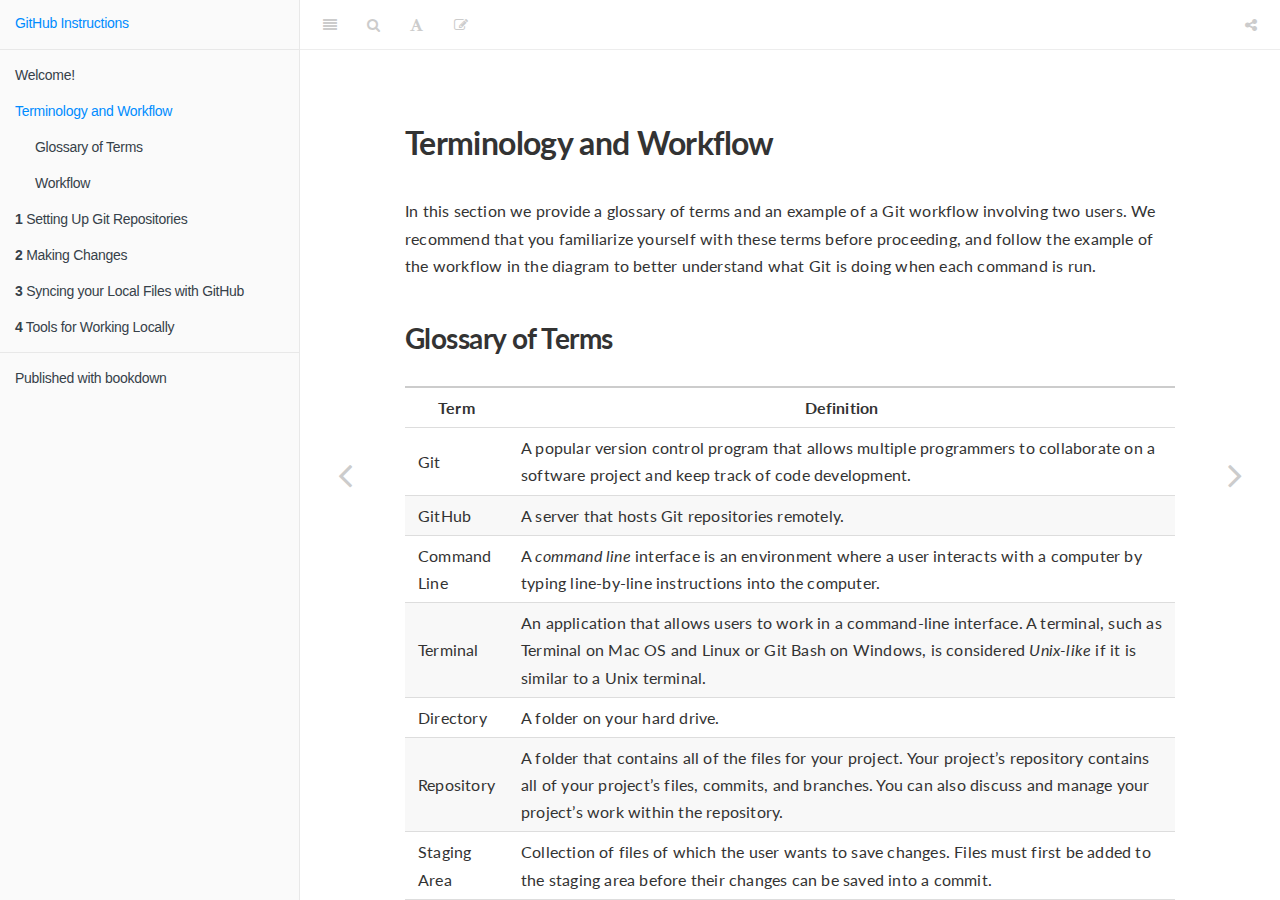
<file: docs/terminology-and-workflow.html>
<!DOCTYPE html>
<html >

<head>

  <meta charset="UTF-8">
  <meta http-equiv="X-UA-Compatible" content="IE=edge">
  <title>Terminology and Workflow | GitHub for CMU Students</title>
  <meta name="description" content="Terminology and Workflow | GitHub for CMU Students">
  <meta name="generator" content="bookdown  and GitBook 2.6.7">

  <meta property="og:title" content="Terminology and Workflow | GitHub for CMU Students" />
  <meta property="og:type" content="book" />
  
  
  
  <meta name="github-repo" content="reroche/github-instructions" />

  <meta name="twitter:card" content="summary" />
  <meta name="twitter:title" content="Terminology and Workflow | GitHub for CMU Students" />
  
  
  

<meta name="author" content="Cyrus Daruwala, Xiong-Fei Du, Elias Roche, Kylee Santos">


<meta name="date" content="2019-05-01">

  <meta name="viewport" content="width=device-width, initial-scale=1">
  <meta name="apple-mobile-web-app-capable" content="yes">
  <meta name="apple-mobile-web-app-status-bar-style" content="black">
  
  
<link rel="prev" href="index.html">
<link rel="next" href="setting-up-repos.html">
<script src="libs/jquery-2.2.3/jquery.min.js"></script>
<link href="libs/gitbook-2.6.7/css/style.css" rel="stylesheet" />
<link href="libs/gitbook-2.6.7/css/plugin-table.css" rel="stylesheet" />
<link href="libs/gitbook-2.6.7/css/plugin-bookdown.css" rel="stylesheet" />
<link href="libs/gitbook-2.6.7/css/plugin-highlight.css" rel="stylesheet" />
<link href="libs/gitbook-2.6.7/css/plugin-search.css" rel="stylesheet" />
<link href="libs/gitbook-2.6.7/css/plugin-fontsettings.css" rel="stylesheet" />









<style type="text/css">
a.sourceLine { display: inline-block; line-height: 1.25; }
a.sourceLine { pointer-events: none; color: inherit; text-decoration: inherit; }
a.sourceLine:empty { height: 1.2em; }
.sourceCode { overflow: visible; }
code.sourceCode { white-space: pre; position: relative; }
div.sourceCode { margin: 1em 0; }
pre.sourceCode { margin: 0; }
@media screen {
div.sourceCode { overflow: auto; }
}
@media print {
code.sourceCode { white-space: pre-wrap; }
a.sourceLine { text-indent: -1em; padding-left: 1em; }
}
pre.numberSource a.sourceLine
  { position: relative; left: -4em; }
pre.numberSource a.sourceLine::before
  { content: attr(title);
    position: relative; left: -1em; text-align: right; vertical-align: baseline;
    border: none; pointer-events: all; display: inline-block;
    -webkit-touch-callout: none; -webkit-user-select: none;
    -khtml-user-select: none; -moz-user-select: none;
    -ms-user-select: none; user-select: none;
    padding: 0 4px; width: 4em;
    color: #aaaaaa;
  }
pre.numberSource { margin-left: 3em; border-left: 1px solid #aaaaaa;  padding-left: 4px; }
div.sourceCode
  { background-color: #f8f8f8; }
@media screen {
a.sourceLine::before { text-decoration: underline; }
}
code span.al { color: #ef2929; } /* Alert */
code span.an { color: #8f5902; font-weight: bold; font-style: italic; } /* Annotation */
code span.at { color: #c4a000; } /* Attribute */
code span.bn { color: #0000cf; } /* BaseN */
code span.cf { color: #204a87; font-weight: bold; } /* ControlFlow */
code span.ch { color: #4e9a06; } /* Char */
code span.cn { color: #000000; } /* Constant */
code span.co { color: #8f5902; font-style: italic; } /* Comment */
code span.cv { color: #8f5902; font-weight: bold; font-style: italic; } /* CommentVar */
code span.do { color: #8f5902; font-weight: bold; font-style: italic; } /* Documentation */
code span.dt { color: #204a87; } /* DataType */
code span.dv { color: #0000cf; } /* DecVal */
code span.er { color: #a40000; font-weight: bold; } /* Error */
code span.ex { } /* Extension */
code span.fl { color: #0000cf; } /* Float */
code span.fu { color: #000000; } /* Function */
code span.im { } /* Import */
code span.in { color: #8f5902; font-weight: bold; font-style: italic; } /* Information */
code span.kw { color: #204a87; font-weight: bold; } /* Keyword */
code span.op { color: #ce5c00; font-weight: bold; } /* Operator */
code span.ot { color: #8f5902; } /* Other */
code span.pp { color: #8f5902; font-style: italic; } /* Preprocessor */
code span.sc { color: #000000; } /* SpecialChar */
code span.ss { color: #4e9a06; } /* SpecialString */
code span.st { color: #4e9a06; } /* String */
code span.va { color: #000000; } /* Variable */
code span.vs { color: #4e9a06; } /* VerbatimString */
code span.wa { color: #8f5902; font-weight: bold; font-style: italic; } /* Warning */
</style>

<link rel="stylesheet" href="style.css" type="text/css" />
</head>

<body>



  <div class="book without-animation with-summary font-size-2 font-family-1" data-basepath=".">

    <div class="book-summary">
      <nav role="navigation">

<ul class="summary">
<li><a href="./">GitHub Instructions</a></li>

<li class="divider"></li>
<li class="chapter" data-level="" data-path="index.html"><a href="index.html"><i class="fa fa-check"></i>Welcome!</a><ul>
<li class="chapter" data-level="" data-path="index.html"><a href="index.html#who-this-guide-is-for"><i class="fa fa-check"></i>Who This Guide Is For</a></li>
<li class="chapter" data-level="" data-path="index.html"><a href="index.html#why-should-i-learn-git"><i class="fa fa-check"></i>Why Should I Learn Git</a></li>
<li class="chapter" data-level="" data-path="index.html"><a href="index.html#why-github"><i class="fa fa-check"></i>Why GitHub</a></li>
<li class="chapter" data-level="" data-path="index.html"><a href="index.html#get-started"><i class="fa fa-check"></i>What You Need To Follow This Guide</a></li>
</ul></li>
<li class="chapter" data-level="" data-path="terminology-and-workflow.html"><a href="terminology-and-workflow.html"><i class="fa fa-check"></i>Terminology and Workflow</a><ul>
<li class="chapter" data-level="" data-path="terminology-and-workflow.html"><a href="terminology-and-workflow.html#glossary-of-terms"><i class="fa fa-check"></i>Glossary of Terms</a></li>
<li class="chapter" data-level="" data-path="terminology-and-workflow.html"><a href="terminology-and-workflow.html#workflow"><i class="fa fa-check"></i>Workflow</a></li>
</ul></li>
<li class="chapter" data-level="1" data-path="setting-up-repos.html"><a href="setting-up-repos.html"><i class="fa fa-check"></i><b>1</b> Setting Up Git Repositories</a><ul>
<li class="chapter" data-level="1.1" data-path="setting-up-repos.html"><a href="setting-up-repos.html#git-init"><i class="fa fa-check"></i><b>1.1</b> <code>git init</code></a><ul>
<li class="chapter" data-level="" data-path="setting-up-repos.html"><a href="setting-up-repos.html#command-line"><i class="fa fa-check"></i>Command Line</a></li>
<li class="chapter" data-level="" data-path="setting-up-repos.html"><a href="setting-up-repos.html#github"><i class="fa fa-check"></i>GitHub</a></li>
</ul></li>
<li class="chapter" data-level="1.2" data-path="setting-up-repos.html"><a href="setting-up-repos.html#git-clone"><i class="fa fa-check"></i><b>1.2</b> <code>git clone</code></a><ul>
<li class="chapter" data-level="" data-path="setting-up-repos.html"><a href="setting-up-repos.html#command-line-1"><i class="fa fa-check"></i>Command Line</a></li>
<li class="chapter" data-level="" data-path="setting-up-repos.html"><a href="setting-up-repos.html#github-1"><i class="fa fa-check"></i>GitHub</a></li>
</ul></li>
<li class="chapter" data-level="1.3" data-path="setting-up-repos.html"><a href="setting-up-repos.html#forking-on-github"><i class="fa fa-check"></i><b>1.3</b> Forking on GitHub</a></li>
</ul></li>
<li class="chapter" data-level="2" data-path="making-changes.html"><a href="making-changes.html"><i class="fa fa-check"></i><b>2</b> Making Changes</a><ul>
<li class="chapter" data-level="2.1" data-path="making-changes.html"><a href="making-changes.html#git-add"><i class="fa fa-check"></i><b>2.1</b> <code>git add</code></a><ul>
<li class="chapter" data-level="2.1.1" data-path="making-changes.html"><a href="making-changes.html#command-line-2"><i class="fa fa-check"></i><b>2.1.1</b> Command Line</a></li>
</ul></li>
<li class="chapter" data-level="2.2" data-path="making-changes.html"><a href="making-changes.html#git-commit"><i class="fa fa-check"></i><b>2.2</b> <code>git commit</code></a><ul>
<li class="chapter" data-level="2.2.1" data-path="making-changes.html"><a href="making-changes.html#command-line-3"><i class="fa fa-check"></i><b>2.2.1</b> Command Line</a></li>
</ul></li>
<li class="chapter" data-level="2.3" data-path="making-changes.html"><a href="making-changes.html#git-status"><i class="fa fa-check"></i><b>2.3</b> <code>git status</code></a><ul>
<li class="chapter" data-level="2.3.1" data-path="making-changes.html"><a href="making-changes.html#workflow-1"><i class="fa fa-check"></i><b>2.3.1</b> Workflow</a></li>
</ul></li>
</ul></li>
<li class="chapter" data-level="3" data-path="syncing-github.html"><a href="syncing-github.html"><i class="fa fa-check"></i><b>3</b> Syncing your Local Files with GitHub</a><ul>
<li class="chapter" data-level="3.1" data-path="syncing-github.html"><a href="syncing-github.html#git-push"><i class="fa fa-check"></i><b>3.1</b> <code>git push</code></a><ul>
<li class="chapter" data-level="3.1.1" data-path="syncing-github.html"><a href="syncing-github.html#command-line-4"><i class="fa fa-check"></i><b>3.1.1</b> Command Line</a></li>
</ul></li>
<li class="chapter" data-level="3.2" data-path="syncing-github.html"><a href="syncing-github.html#git-pull"><i class="fa fa-check"></i><b>3.2</b> <code>git pull</code></a></li>
</ul></li>
<li class="chapter" data-level="4" data-path="tools-local.html"><a href="tools-local.html"><i class="fa fa-check"></i><b>4</b> Tools for Working Locally</a><ul>
<li class="chapter" data-level="4.1" data-path="tools-local.html"><a href="tools-local.html#git-stash"><i class="fa fa-check"></i><b>4.1</b> <code>git stash</code></a><ul>
<li class="chapter" data-level="4.1.1" data-path="tools-local.html"><a href="tools-local.html#command-line-5"><i class="fa fa-check"></i><b>4.1.1</b> Command Line</a></li>
</ul></li>
<li class="chapter" data-level="4.2" data-path="tools-local.html"><a href="tools-local.html#git-log"><i class="fa fa-check"></i><b>4.2</b> <code>git log</code></a><ul>
<li class="chapter" data-level="4.2.1" data-path="tools-local.html"><a href="tools-local.html#command-line-6"><i class="fa fa-check"></i><b>4.2.1</b> Command Line</a></li>
<li class="chapter" data-level="4.2.2" data-path="tools-local.html"><a href="tools-local.html#github-2"><i class="fa fa-check"></i><b>4.2.2</b> GitHub</a></li>
</ul></li>
<li class="chapter" data-level="4.3" data-path="tools-local.html"><a href="tools-local.html#git-diff"><i class="fa fa-check"></i><b>4.3</b> <code>git diff</code></a><ul>
<li class="chapter" data-level="4.3.1" data-path="tools-local.html"><a href="tools-local.html#command-line-7"><i class="fa fa-check"></i><b>4.3.1</b> Command Line</a></li>
</ul></li>
</ul></li>
<li class="divider"></li>
<li><a href="https://github.com/rstudio/bookdown" target="blank">Published with bookdown</a></li>

</ul>

      </nav>
    </div>

    <div class="book-body">
      <div class="body-inner">
        <div class="book-header" role="navigation">
          <h1>
            <i class="fa fa-circle-o-notch fa-spin"></i><a href="./">GitHub for CMU Students</a>
          </h1>
        </div>

        <div class="page-wrapper" tabindex="-1" role="main">
          <div class="page-inner">

            <section class="normal" id="section-">
<div id="terminology-and-workflow" class="section level1 unnumbered">
<h1>Terminology and Workflow</h1>
<p>In this section we provide a glossary of terms and an example of a Git workflow involving two users. We recommend that you familiarize yourself with these terms before proceeding, and follow the example of the workflow in the diagram to better understand what Git is doing when each command is run.</p>
<div id="glossary-of-terms" class="section level2 unnumbered">
<h2>Glossary of Terms</h2>
<table>
<colgroup>
<col width="7%" />
<col width="92%" />
</colgroup>
<thead>
<tr class="header">
<th>Term</th>
<th>Definition</th>
</tr>
</thead>
<tbody>
<tr class="odd">
<td>Git</td>
<td>A popular version control program that allows multiple programmers to collaborate on a software project and keep track of code development.</td>
</tr>
<tr class="even">
<td>GitHub</td>
<td>A server that hosts Git repositories remotely.</td>
</tr>
<tr class="odd">
<td>Command Line</td>
<td>A <em>command line</em> interface is an environment where a user interacts with a computer by typing line-by-line instructions into the computer.</td>
</tr>
<tr class="even">
<td>Terminal</td>
<td>An application that allows users to work in a command-line interface. A terminal, such as Terminal on Mac OS and Linux or Git Bash on Windows, is considered <em>Unix-like</em> if it is similar to a Unix terminal.</td>
</tr>
<tr class="odd">
<td>Directory</td>
<td>A folder on your hard drive.</td>
</tr>
<tr class="even">
<td>Repository</td>
<td>A folder that contains all of the files for your project. Your project’s repository contains all of your project’s files, commits, and branches. You can also discuss and manage your project’s work within the repository.</td>
</tr>
<tr class="odd">
<td>Staging Area</td>
<td>Collection of files of which the user wants to save changes. Files must first be added to the staging area before their changes can be saved into a commit.</td>
</tr>
<tr class="even">
<td>Tracked Files</td>
<td>Files in your working directory that Git saves in its repository and checks to see if changes have been made to them.</td>
</tr>
<tr class="odd">
<td>Untracked Files</td>
<td>Files in your working directory that are unknown to Git. Therefore any changes to these files are not recorded. Any time a user creates a new file, it starts as an untracked file until it is added using <code>git add</code>.</td>
</tr>
<tr class="even">
<td>Commit</td>
<td>A collection of saved changes that a user has made. After adding files to the staging area, these changes can actually be saved using <code>git commit</code>.</td>
</tr>
<tr class="odd">
<td>Commit Message</td>
<td>String of characters chosen by the user to label the commit.</td>
</tr>
<tr class="even">
<td>Commit Hash</td>
<td>String of automatically-generated alpha-numeric characters that Git uses to identify a commit.</td>
</tr>
<tr class="odd">
<td>Branch</td>
<td>A series of commits in a project, which keeps track of our revision history. Developers usually have multiple branches if they want to maintain different versions of a project. The default branch is called <code>master</code>.</td>
</tr>
<tr class="even">
<td>Remote</td>
<td>The <em>remote</em> repository is the version of our project stored on a server far away, such as GitHub, which can be contrasted with <em>local</em> repositories. When we push our changes successfully, these changes are reflected in the remote repository. Branches in remote repositories start with <code>origin/</code>.</td>
</tr>
<tr class="odd">
<td>Local</td>
<td>The <em>local</em> repository is the version of our project stored on a individual user’s machine, which can be contrasted with <em>remote</em> repositories. When a user makes changes on a private computer without pushing, the user is only modifying the local repository. Branches in local repositories don’t start with <code>origin/</code>. For example, regarding the main branch <code>master</code>, the local branch is referred to as just <code>master</code>, and the remote branch is <code>origin/master</code>.</td>
</tr>
</tbody>
</table>
</div>
<div id="workflow" class="section level2 unnumbered">
<h2>Workflow</h2>
<p>Git is often used by multiple users to collaborate on a coding project. To get a better idea of how this process might work in its use cases, here is an example of how Git is commonly used.</p>
<p>Consider the case where two users want to create a repository, work on some of the files individually, and combine their changes for the final product. This can be accomplished by performing the following steps. An illustration of how these commands interact with the actual repository is also included below.</p>
<p>For more information on how to use these commands, please see the detailed instructions that follow.</p>
<ol style="list-style-type: decimal">
<li><p>One of the users calls <code>git init</code> to create the repository.</p></li>
<li><p><strong>User 1</strong> calls <code>git clone</code> to copy the created remote repository so that they can work on their local computer.</p></li>
<li><p><strong>User 2</strong> also calls <code>git clone</code> to copy the created remote repository locally.</p></li>
<li><p><strong>User 1</strong> starts the project by adding some files to the repository.</p></li>
<li><p><strong>User 1</strong> calls <code>git add</code> to add these new files to the staging area so that git knows which files should be saved.</p></li>
<li><p><strong>User 1</strong> calls <code>git commit</code> to save the changes in the staging area into a commit.</p></li>
<li><p><strong>User 1</strong> calls <code>git push</code> to upload their changes from their local computer to the remote repository so both users can see the changes.</p></li>
<li><p><strong>User 2</strong> calls <code>git pull</code> to download the changes made from the remote repository to their local computer and works on the latest version of the repository.</p></li>
<li><p><strong>User 2</strong> edits some of the files and creates their own files.</p></li>
<li><p><strong>User 2</strong> calls <code>git add</code> to include these files in the staging area.</p></li>
<li><p><strong>User 2</strong> calls <code>git commit</code> to save the changes locally into a commit.</p></li>
<li><p><strong>User 2</strong> calls <code>git push</code> to upload their changes to the remote repository for both users to see.</p></li>
</ol>
<p>This workflow is also detailed in the diagram below:</p>
<p><img src="img/git-flowchart.png" width="100%" style="display: block; margin: auto;" /></p>

</div>
</div>
            </section>

          </div>
        </div>
      </div>
<a href="index.html" class="navigation navigation-prev " aria-label="Previous page"><i class="fa fa-angle-left"></i></a>
<a href="setting-up-repos.html" class="navigation navigation-next " aria-label="Next page"><i class="fa fa-angle-right"></i></a>
    </div>
  </div>
<script src="libs/gitbook-2.6.7/js/app.min.js"></script>
<script src="libs/gitbook-2.6.7/js/lunr.js"></script>
<script src="libs/gitbook-2.6.7/js/plugin-search.js"></script>
<script src="libs/gitbook-2.6.7/js/plugin-sharing.js"></script>
<script src="libs/gitbook-2.6.7/js/plugin-fontsettings.js"></script>
<script src="libs/gitbook-2.6.7/js/plugin-bookdown.js"></script>
<script src="libs/gitbook-2.6.7/js/jquery.highlight.js"></script>
<script>
gitbook.require(["gitbook"], function(gitbook) {
gitbook.start({
"sharing": {
"github": false,
"facebook": false,
"twitter": false,
"google": false,
"linkedin": false,
"weibo": false,
"instapaper": false,
"vk": false,
"all": ["facebook", "google", "twitter", "linkedin", "weibo", "instapaper"]
},
"fontsettings": {
"theme": "white",
"family": "sans",
"size": 2
},
"edit": {
"link": "https://github.com/reroche/github-instructions/edit/master/book/00.Rmd",
"text": "Edit"
},
"history": {
"link": null,
"text": null
},
"download": null,
"toc": {
"collapse": "section"
}
});
});
</script>

</body>

</html>
</file>
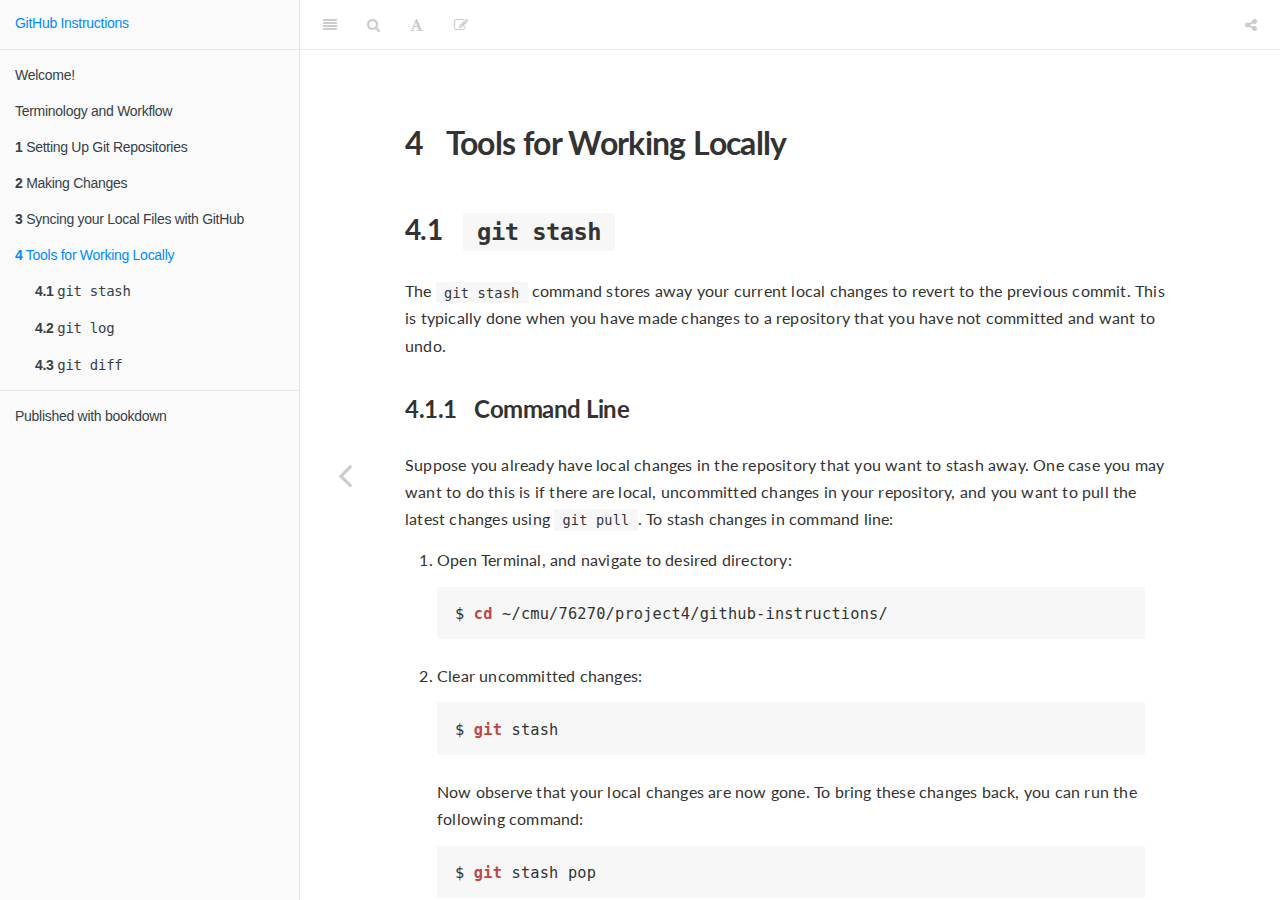
<file: docs/tools-local.html>
<!DOCTYPE html>
<html >

<head>

  <meta charset="UTF-8">
  <meta http-equiv="X-UA-Compatible" content="IE=edge">
  <title>4 Tools for Working Locally | GitHub for CMU Students</title>
  <meta name="description" content="4 Tools for Working Locally | GitHub for CMU Students">
  <meta name="generator" content="bookdown  and GitBook 2.6.7">

  <meta property="og:title" content="4 Tools for Working Locally | GitHub for CMU Students" />
  <meta property="og:type" content="book" />
  
  
  
  <meta name="github-repo" content="reroche/github-instructions" />

  <meta name="twitter:card" content="summary" />
  <meta name="twitter:title" content="4 Tools for Working Locally | GitHub for CMU Students" />
  
  
  

<meta name="author" content="Cyrus Daruwala, Xiong-Fei Du, Elias Roche, Kylee Santos">


<meta name="date" content="2019-05-01">

  <meta name="viewport" content="width=device-width, initial-scale=1">
  <meta name="apple-mobile-web-app-capable" content="yes">
  <meta name="apple-mobile-web-app-status-bar-style" content="black">
  
  
<link rel="prev" href="syncing-github.html">

<script src="libs/jquery-2.2.3/jquery.min.js"></script>
<link href="libs/gitbook-2.6.7/css/style.css" rel="stylesheet" />
<link href="libs/gitbook-2.6.7/css/plugin-table.css" rel="stylesheet" />
<link href="libs/gitbook-2.6.7/css/plugin-bookdown.css" rel="stylesheet" />
<link href="libs/gitbook-2.6.7/css/plugin-highlight.css" rel="stylesheet" />
<link href="libs/gitbook-2.6.7/css/plugin-search.css" rel="stylesheet" />
<link href="libs/gitbook-2.6.7/css/plugin-fontsettings.css" rel="stylesheet" />









<style type="text/css">
a.sourceLine { display: inline-block; line-height: 1.25; }
a.sourceLine { pointer-events: none; color: inherit; text-decoration: inherit; }
a.sourceLine:empty { height: 1.2em; }
.sourceCode { overflow: visible; }
code.sourceCode { white-space: pre; position: relative; }
div.sourceCode { margin: 1em 0; }
pre.sourceCode { margin: 0; }
@media screen {
div.sourceCode { overflow: auto; }
}
@media print {
code.sourceCode { white-space: pre-wrap; }
a.sourceLine { text-indent: -1em; padding-left: 1em; }
}
pre.numberSource a.sourceLine
  { position: relative; left: -4em; }
pre.numberSource a.sourceLine::before
  { content: attr(title);
    position: relative; left: -1em; text-align: right; vertical-align: baseline;
    border: none; pointer-events: all; display: inline-block;
    -webkit-touch-callout: none; -webkit-user-select: none;
    -khtml-user-select: none; -moz-user-select: none;
    -ms-user-select: none; user-select: none;
    padding: 0 4px; width: 4em;
    color: #aaaaaa;
  }
pre.numberSource { margin-left: 3em; border-left: 1px solid #aaaaaa;  padding-left: 4px; }
div.sourceCode
  { background-color: #f8f8f8; }
@media screen {
a.sourceLine::before { text-decoration: underline; }
}
code span.al { color: #ef2929; } /* Alert */
code span.an { color: #8f5902; font-weight: bold; font-style: italic; } /* Annotation */
code span.at { color: #c4a000; } /* Attribute */
code span.bn { color: #0000cf; } /* BaseN */
code span.cf { color: #204a87; font-weight: bold; } /* ControlFlow */
code span.ch { color: #4e9a06; } /* Char */
code span.cn { color: #000000; } /* Constant */
code span.co { color: #8f5902; font-style: italic; } /* Comment */
code span.cv { color: #8f5902; font-weight: bold; font-style: italic; } /* CommentVar */
code span.do { color: #8f5902; font-weight: bold; font-style: italic; } /* Documentation */
code span.dt { color: #204a87; } /* DataType */
code span.dv { color: #0000cf; } /* DecVal */
code span.er { color: #a40000; font-weight: bold; } /* Error */
code span.ex { } /* Extension */
code span.fl { color: #0000cf; } /* Float */
code span.fu { color: #000000; } /* Function */
code span.im { } /* Import */
code span.in { color: #8f5902; font-weight: bold; font-style: italic; } /* Information */
code span.kw { color: #204a87; font-weight: bold; } /* Keyword */
code span.op { color: #ce5c00; font-weight: bold; } /* Operator */
code span.ot { color: #8f5902; } /* Other */
code span.pp { color: #8f5902; font-style: italic; } /* Preprocessor */
code span.sc { color: #000000; } /* SpecialChar */
code span.ss { color: #4e9a06; } /* SpecialString */
code span.st { color: #4e9a06; } /* String */
code span.va { color: #000000; } /* Variable */
code span.vs { color: #4e9a06; } /* VerbatimString */
code span.wa { color: #8f5902; font-weight: bold; font-style: italic; } /* Warning */
</style>

<link rel="stylesheet" href="style.css" type="text/css" />
</head>

<body>



  <div class="book without-animation with-summary font-size-2 font-family-1" data-basepath=".">

    <div class="book-summary">
      <nav role="navigation">

<ul class="summary">
<li><a href="./">GitHub Instructions</a></li>

<li class="divider"></li>
<li class="chapter" data-level="" data-path="index.html"><a href="index.html"><i class="fa fa-check"></i>Welcome!</a><ul>
<li class="chapter" data-level="" data-path="index.html"><a href="index.html#who-this-guide-is-for"><i class="fa fa-check"></i>Who This Guide Is For</a></li>
<li class="chapter" data-level="" data-path="index.html"><a href="index.html#why-should-i-learn-git"><i class="fa fa-check"></i>Why Should I Learn Git</a></li>
<li class="chapter" data-level="" data-path="index.html"><a href="index.html#why-github"><i class="fa fa-check"></i>Why GitHub</a></li>
<li class="chapter" data-level="" data-path="index.html"><a href="index.html#get-started"><i class="fa fa-check"></i>What You Need To Follow This Guide</a></li>
</ul></li>
<li class="chapter" data-level="" data-path="terminology-and-workflow.html"><a href="terminology-and-workflow.html"><i class="fa fa-check"></i>Terminology and Workflow</a><ul>
<li class="chapter" data-level="" data-path="terminology-and-workflow.html"><a href="terminology-and-workflow.html#glossary-of-terms"><i class="fa fa-check"></i>Glossary of Terms</a></li>
<li class="chapter" data-level="" data-path="terminology-and-workflow.html"><a href="terminology-and-workflow.html#workflow"><i class="fa fa-check"></i>Workflow</a></li>
</ul></li>
<li class="chapter" data-level="1" data-path="setting-up-repos.html"><a href="setting-up-repos.html"><i class="fa fa-check"></i><b>1</b> Setting Up Git Repositories</a><ul>
<li class="chapter" data-level="1.1" data-path="setting-up-repos.html"><a href="setting-up-repos.html#git-init"><i class="fa fa-check"></i><b>1.1</b> <code>git init</code></a><ul>
<li class="chapter" data-level="" data-path="setting-up-repos.html"><a href="setting-up-repos.html#command-line"><i class="fa fa-check"></i>Command Line</a></li>
<li class="chapter" data-level="" data-path="setting-up-repos.html"><a href="setting-up-repos.html#github"><i class="fa fa-check"></i>GitHub</a></li>
</ul></li>
<li class="chapter" data-level="1.2" data-path="setting-up-repos.html"><a href="setting-up-repos.html#git-clone"><i class="fa fa-check"></i><b>1.2</b> <code>git clone</code></a><ul>
<li class="chapter" data-level="" data-path="setting-up-repos.html"><a href="setting-up-repos.html#command-line-1"><i class="fa fa-check"></i>Command Line</a></li>
<li class="chapter" data-level="" data-path="setting-up-repos.html"><a href="setting-up-repos.html#github-1"><i class="fa fa-check"></i>GitHub</a></li>
</ul></li>
<li class="chapter" data-level="1.3" data-path="setting-up-repos.html"><a href="setting-up-repos.html#forking-on-github"><i class="fa fa-check"></i><b>1.3</b> Forking on GitHub</a></li>
</ul></li>
<li class="chapter" data-level="2" data-path="making-changes.html"><a href="making-changes.html"><i class="fa fa-check"></i><b>2</b> Making Changes</a><ul>
<li class="chapter" data-level="2.1" data-path="making-changes.html"><a href="making-changes.html#git-add"><i class="fa fa-check"></i><b>2.1</b> <code>git add</code></a><ul>
<li class="chapter" data-level="2.1.1" data-path="making-changes.html"><a href="making-changes.html#command-line-2"><i class="fa fa-check"></i><b>2.1.1</b> Command Line</a></li>
</ul></li>
<li class="chapter" data-level="2.2" data-path="making-changes.html"><a href="making-changes.html#git-commit"><i class="fa fa-check"></i><b>2.2</b> <code>git commit</code></a><ul>
<li class="chapter" data-level="2.2.1" data-path="making-changes.html"><a href="making-changes.html#command-line-3"><i class="fa fa-check"></i><b>2.2.1</b> Command Line</a></li>
</ul></li>
<li class="chapter" data-level="2.3" data-path="making-changes.html"><a href="making-changes.html#git-status"><i class="fa fa-check"></i><b>2.3</b> <code>git status</code></a><ul>
<li class="chapter" data-level="2.3.1" data-path="making-changes.html"><a href="making-changes.html#workflow-1"><i class="fa fa-check"></i><b>2.3.1</b> Workflow</a></li>
</ul></li>
</ul></li>
<li class="chapter" data-level="3" data-path="syncing-github.html"><a href="syncing-github.html"><i class="fa fa-check"></i><b>3</b> Syncing your Local Files with GitHub</a><ul>
<li class="chapter" data-level="3.1" data-path="syncing-github.html"><a href="syncing-github.html#git-push"><i class="fa fa-check"></i><b>3.1</b> <code>git push</code></a><ul>
<li class="chapter" data-level="3.1.1" data-path="syncing-github.html"><a href="syncing-github.html#command-line-4"><i class="fa fa-check"></i><b>3.1.1</b> Command Line</a></li>
</ul></li>
<li class="chapter" data-level="3.2" data-path="syncing-github.html"><a href="syncing-github.html#git-pull"><i class="fa fa-check"></i><b>3.2</b> <code>git pull</code></a></li>
</ul></li>
<li class="chapter" data-level="4" data-path="tools-local.html"><a href="tools-local.html"><i class="fa fa-check"></i><b>4</b> Tools for Working Locally</a><ul>
<li class="chapter" data-level="4.1" data-path="tools-local.html"><a href="tools-local.html#git-stash"><i class="fa fa-check"></i><b>4.1</b> <code>git stash</code></a><ul>
<li class="chapter" data-level="4.1.1" data-path="tools-local.html"><a href="tools-local.html#command-line-5"><i class="fa fa-check"></i><b>4.1.1</b> Command Line</a></li>
</ul></li>
<li class="chapter" data-level="4.2" data-path="tools-local.html"><a href="tools-local.html#git-log"><i class="fa fa-check"></i><b>4.2</b> <code>git log</code></a><ul>
<li class="chapter" data-level="4.2.1" data-path="tools-local.html"><a href="tools-local.html#command-line-6"><i class="fa fa-check"></i><b>4.2.1</b> Command Line</a></li>
<li class="chapter" data-level="4.2.2" data-path="tools-local.html"><a href="tools-local.html#github-2"><i class="fa fa-check"></i><b>4.2.2</b> GitHub</a></li>
</ul></li>
<li class="chapter" data-level="4.3" data-path="tools-local.html"><a href="tools-local.html#git-diff"><i class="fa fa-check"></i><b>4.3</b> <code>git diff</code></a><ul>
<li class="chapter" data-level="4.3.1" data-path="tools-local.html"><a href="tools-local.html#command-line-7"><i class="fa fa-check"></i><b>4.3.1</b> Command Line</a></li>
</ul></li>
</ul></li>
<li class="divider"></li>
<li><a href="https://github.com/rstudio/bookdown" target="blank">Published with bookdown</a></li>

</ul>

      </nav>
    </div>

    <div class="book-body">
      <div class="body-inner">
        <div class="book-header" role="navigation">
          <h1>
            <i class="fa fa-circle-o-notch fa-spin"></i><a href="./">GitHub for CMU Students</a>
          </h1>
        </div>

        <div class="page-wrapper" tabindex="-1" role="main">
          <div class="page-inner">

            <section class="normal" id="section-">
<div id="tools-local" class="section level1">
<h1><span class="header-section-number">4</span> Tools for Working Locally</h1>
<div id="git-stash" class="section level2">
<h2><span class="header-section-number">4.1</span> <code>git stash</code></h2>
<p>The <code>git stash</code> command stores away your current local changes to revert to the previous commit. This is typically done when you have made changes to a repository that you have not committed and want to undo.</p>
<div id="command-line-5" class="section level3">
<h3><span class="header-section-number">4.1.1</span> Command Line</h3>
<p>Suppose you already have local changes in the repository that you want to stash away. One case you may want to do this is if there are local, uncommitted changes in your repository, and you want to pull the latest changes using <code>git pull</code>. To stash changes in command line:</p>
<ol style="list-style-type: decimal">
<li><p>Open Terminal, and navigate to desired directory:</p>
<pre class="sourceCode bash"><code class="sourceCode bash">$ <span class="bu">cd</span> ~/cmu/76270/project4/github-instructions/</code></pre></li>
<li><p>Clear uncommitted changes:</p>
<pre class="sourceCode bash"><code class="sourceCode bash">$ <span class="fu">git</span> stash</code></pre>
<p>Now observe that your local changes are now gone. To bring these changes back, you can run the following command:</p>
<pre class="sourceCode bash"><code class="sourceCode bash">$ <span class="fu">git</span> stash pop</code></pre></li>
</ol>
</div>
</div>
<div id="git-log" class="section level2">
<h2><span class="header-section-number">4.2</span> <code>git log</code></h2>
<p>The <code>git log</code> command allows you to see the history of commits made to your repository.</p>
<div id="command-line-6" class="section level3">
<h3><span class="header-section-number">4.2.1</span> Command Line</h3>
<p>To see the history of commits:</p>
<ol style="list-style-type: decimal">
<li><p>Open Terminal, and navigate to desired directory:</p>
<pre class="sourceCode bash"><code class="sourceCode bash">$ <span class="bu">cd</span> ~/cmu/76270/project4/github-instructions/</code></pre></li>
<li><p>To view commit history:</p>
<pre class="sourceCode bash"><code class="sourceCode bash">$ <span class="fu">git</span> log</code></pre>
<p>Now observe the history of commits to this repository. What you will see in your terminal is a series of commits in the following format:
<img src="img/git-log.PNG" width="100%" style="display: block; margin: auto;" /></p>
<p>Each commit has a commit hash, the user who made the commit, the time of the commit, and the commit message. The name of the branch, the commit hash, and the commit message are denoted in the above figure.</p></li>
</ol>
</div>
<div id="github-2" class="section level3">
<h3><span class="header-section-number">4.2.2</span> GitHub</h3>
<p>We can also see a log of our commits in GitHub. This can be done as follows:</p>
<ol style="list-style-type: decimal">
<li>From the homepage of your Git repository on GitHub, click on the “Commits” tab:</li>
</ol>
<p><img src="img/commit-navigation.PNG" width="100%" style="display: block; margin: auto;" /></p>
<ol start="2" style="list-style-type: decimal">
<li>Now we can see the history of commits, in the following format:</li>
</ol>
<p><img src="img/github-commits.PNG" width="100%" style="display: block; margin: auto;" /></p>
<ol start="3" style="list-style-type: decimal">
<li>To view a commit in more detail, click on the commit message. Now you will see how that commit modified the files in our repository. The lines highlighted in red denotes what was removed, and lines highlighted in green show what was added:</li>
</ol>
<p><img src="img/github-diffs.PNG" width="100%" style="display: block; margin: auto;" /></p>
</div>
</div>
<div id="git-diff" class="section level2">
<h2><span class="header-section-number">4.3</span> <code>git diff</code></h2>
<p>The <code>git diff</code> command allows you to see local changes you have made, but not yet committed, to your repository.</p>
<div id="command-line-7" class="section level3">
<h3><span class="header-section-number">4.3.1</span> Command Line</h3>
<p>To see your local changes:</p>
<ol style="list-style-type: decimal">
<li><p>Open Terminal, and navigate to desired directory:</p>
<pre class="sourceCode bash"><code class="sourceCode bash">$ <span class="bu">cd</span> ~/cmu/76270/project4/github-instructions/</code></pre></li>
<li><p>To view local changes:</p>
<pre class="sourceCode bash"><code class="sourceCode bash">$ <span class="fu">git</span> diff</code></pre>
<p>Now observe your local changes to this repository. The file name is highlighted in the following figure. Meanwhile, lines with red text show the contents of the file that were deleted while lines with green text show the added content since your last commit.
<img src="img/git-diff.PNG" width="100%" style="display: block; margin: auto;" /></p>
<p>While you are in <code>diff</code>, you may hit the Enter or Return key to see more lines of differences. You may also hit Q to exit.</p></li>
</ol>

</div>
</div>
</div>
            </section>

          </div>
        </div>
      </div>
<a href="syncing-github.html" class="navigation navigation-prev navigation-unique" aria-label="Previous page"><i class="fa fa-angle-left"></i></a>

    </div>
  </div>
<script src="libs/gitbook-2.6.7/js/app.min.js"></script>
<script src="libs/gitbook-2.6.7/js/lunr.js"></script>
<script src="libs/gitbook-2.6.7/js/plugin-search.js"></script>
<script src="libs/gitbook-2.6.7/js/plugin-sharing.js"></script>
<script src="libs/gitbook-2.6.7/js/plugin-fontsettings.js"></script>
<script src="libs/gitbook-2.6.7/js/plugin-bookdown.js"></script>
<script src="libs/gitbook-2.6.7/js/jquery.highlight.js"></script>
<script>
gitbook.require(["gitbook"], function(gitbook) {
gitbook.start({
"sharing": {
"github": false,
"facebook": false,
"twitter": false,
"google": false,
"linkedin": false,
"weibo": false,
"instapaper": false,
"vk": false,
"all": ["facebook", "google", "twitter", "linkedin", "weibo", "instapaper"]
},
"fontsettings": {
"theme": "white",
"family": "sans",
"size": 2
},
"edit": {
"link": "https://github.com/reroche/github-instructions/edit/master/book/04.Rmd",
"text": "Edit"
},
"history": {
"link": null,
"text": null
},
"download": null,
"toc": {
"collapse": "section"
}
});
});
</script>

</body>

</html>
</file>
<file: docs/libs/gitbook-2.6.7/css/plugin-table.css>
.book .book-body .page-wrapper .page-inner section.normal table{display:table;width:100%;border-collapse:collapse;border-spacing:0;overflow:auto}.book .book-body .page-wrapper .page-inner section.normal table td,.book .book-body .page-wrapper .page-inner section.normal table th{padding:6px 13px;border:1px solid #ddd}.book .book-body .page-wrapper .page-inner section.normal table tr{background-color:#fff;border-top:1px solid #ccc}.book .book-body .page-wrapper .page-inner section.normal table tr:nth-child(2n){background-color:#f8f8f8}.book .book-body .page-wrapper .page-inner section.normal table th{font-weight:700}
</file>
<file: docs/libs/gitbook-2.6.7/css/plugin-bookdown.css>
.book .book-header h1 {
  padding-left: 20px;
  padding-right: 20px;
}
.book .book-header.fixed {
  position: fixed;
  right: 0;
  top: 0;
  left: 0;
  border-bottom: 1px solid rgba(0,0,0,.07);
}
span.search-highlight {
  background-color: #ffff88;
}
@media (min-width: 600px) {
  .book.with-summary .book-header.fixed {
    left: 300px;
  }
}
@media (max-width: 1240px) {
  .book .book-body.fixed {
    top: 50px;
  }
  .book .book-body.fixed .body-inner {
    top: auto;
  }
}
@media (max-width: 600px) {
  .book.with-summary .book-header.fixed {
    left: calc(100% - 60px);
    min-width: 300px;
  }
  .book.with-summary .book-body {
    transform: none;
    left: calc(100% - 60px);
    min-width: 300px;
  }
  .book .book-body.fixed {
    top: 0;
  }
}

.book .book-body.fixed .body-inner {
  top: 50px;
}
.book .book-body .page-wrapper .page-inner section.normal sub, .book .book-body .page-wrapper .page-inner section.normal sup {
  font-size: 85%;
}

@media print {
  .book .book-summary, .book .book-body .book-header, .fa {
    display: none !important;
  }
  .book .book-body.fixed {
    left: 0px;
  }
  .book .book-body,.book .book-body .body-inner, .book.with-summary {
    overflow: visible !important;
  }
}
.kable_wrapper {
  border-spacing: 20px 0;
  border-collapse: separate;
  border: none;
  margin: auto;
}
.kable_wrapper > tbody > tr > td {
  vertical-align: top;
}
.book .book-body .page-wrapper .page-inner section.normal table tr.header {
  border-top-width: 2px;
}
.book .book-body .page-wrapper .page-inner section.normal table tr:last-child td {
  border-bottom-width: 2px;
}
.book .book-body .page-wrapper .page-inner section.normal table td, .book .book-body .page-wrapper .page-inner section.normal table th {
  border-left: none;
  border-right: none;
}
.book .book-body .page-wrapper .page-inner section.normal table.kable_wrapper > tbody > tr, .book .book-body .page-wrapper .page-inner section.normal table.kable_wrapper > tbody > tr > td {
  border-top: none;
}
.book .book-body .page-wrapper .page-inner section.normal table.kable_wrapper > tbody > tr:last-child > td {
    border-bottom: none;
}

div.theorem, div.lemma, div.corollary, div.proposition, div.conjecture {
  font-style: italic;
}
span.theorem, span.lemma, span.corollary, span.proposition, span.conjecture {
  font-style: normal;
}
div.proof:after {
  content: "\25a2";
  float: right;
}
.header-section-number {
  padding-right: .5em;
}
</file>
<file: docs/libs/gitbook-2.6.7/css/plugin-highlight.css>
.book .book-body .page-wrapper .page-inner section.normal pre,
.book .book-body .page-wrapper .page-inner section.normal code {
  /* http://jmblog.github.com/color-themes-for-google-code-highlightjs */
  /* Tomorrow Comment */
  /* Tomorrow Red */
  /* Tomorrow Orange */
  /* Tomorrow Yellow */
  /* Tomorrow Green */
  /* Tomorrow Aqua */
  /* Tomorrow Blue */
  /* Tomorrow Purple */
}
.book .book-body .page-wrapper .page-inner section.normal pre .hljs-comment,
.book .book-body .page-wrapper .page-inner section.normal code .hljs-comment,
.book .book-body .page-wrapper .page-inner section.normal pre .hljs-title,
.book .book-body .page-wrapper .page-inner section.normal code .hljs-title {
  color: #8e908c;
}
.book .book-body .page-wrapper .page-inner section.normal pre .hljs-variable,
.book .book-body .page-wrapper .page-inner section.normal code .hljs-variable,
.book .book-body .page-wrapper .page-inner section.normal pre .hljs-attribute,
.book .book-body .page-wrapper .page-inner section.normal code .hljs-attribute,
.book .book-body .page-wrapper .page-inner section.normal pre .hljs-tag,
.book .book-body .page-wrapper .page-inner section.normal code .hljs-tag,
.book .book-body .page-wrapper .page-inner section.normal pre .hljs-regexp,
.book .book-body .page-wrapper .page-inner section.normal code .hljs-regexp,
.book .book-body .page-wrapper .page-inner section.normal pre .ruby .hljs-constant,
.book .book-body .page-wrapper .page-inner section.normal code .ruby .hljs-constant,
.book .book-body .page-wrapper .page-inner section.normal pre .xml .hljs-tag .hljs-title,
.book .book-body .page-wrapper .page-inner section.normal code .xml .hljs-tag .hljs-title,
.book .book-body .page-wrapper .page-inner section.normal pre .xml .hljs-pi,
.book .book-body .page-wrapper .page-inner section.normal code .xml .hljs-pi,
.book .book-body .page-wrapper .page-inner section.normal pre .xml .hljs-doctype,
.book .book-body .page-wrapper .page-inner section.normal code .xml .hljs-doctype,
.book .book-body .page-wrapper .page-inner section.normal pre .html .hljs-doctype,
.book .book-body .page-wrapper .page-inner section.normal code .html .hljs-doctype,
.book .book-body .page-wrapper .page-inner section.normal pre .css .hljs-id,
.book .book-body .page-wrapper .page-inner section.normal code .css .hljs-id,
.book .book-body .page-wrapper .page-inner section.normal pre .css .hljs-class,
.book .book-body .page-wrapper .page-inner section.normal code .css .hljs-class,
.book .book-body .page-wrapper .page-inner section.normal pre .css .hljs-pseudo,
.book .book-body .page-wrapper .page-inner section.normal code .css .hljs-pseudo {
  color: #c82829;
}
.book .book-body .page-wrapper .page-inner section.normal pre .hljs-number,
.book .book-body .page-wrapper .page-inner section.normal code .hljs-number,
.book .book-body .page-wrapper .page-inner section.normal pre .hljs-preprocessor,
.book .book-body .page-wrapper .page-inner section.normal code .hljs-preprocessor,
.book .book-body .page-wrapper .page-inner section.normal pre .hljs-pragma,
.book .book-body .page-wrapper .page-inner section.normal code .hljs-pragma,
.book .book-body .page-wrapper .page-inner section.normal pre .hljs-built_in,
.book .book-body .page-wrapper .page-inner section.normal code .hljs-built_in,
.book .book-body .page-wrapper .page-inner section.normal pre .hljs-literal,
.book .book-body .page-wrapper .page-inner section.normal code .hljs-literal,
.book .book-body .page-wrapper .page-inner section.normal pre .hljs-params,
.book .book-body .page-wrapper .page-inner section.normal code .hljs-params,
.book .book-body .page-wrapper .page-inner section.normal pre .hljs-constant,
.book .book-body .page-wrapper .page-inner section.normal code .hljs-constant {
  color: #f5871f;
}
.book .book-body .page-wrapper .page-inner section.normal pre .ruby .hljs-class .hljs-title,
.book .book-body .page-wrapper .page-inner section.normal code .ruby .hljs-class .hljs-title,
.book .book-body .page-wrapper .page-inner section.normal pre .css .hljs-rules .hljs-attribute,
.book .book-body .page-wrapper .page-inner section.normal code .css .hljs-rules .hljs-attribute {
  color: #eab700;
}
.book .book-body .page-wrapper .page-inner section.normal pre .hljs-string,
.book .book-body .page-wrapper .page-inner section.normal code .hljs-string,
.book .book-body .page-wrapper .page-inner section.normal pre .hljs-value,
.book .book-body .page-wrapper .page-inner section.normal code .hljs-value,
.book .book-body .page-wrapper .page-inner section.normal pre .hljs-inheritance,
.book .book-body .page-wrapper .page-inner section.normal code .hljs-inheritance,
.book .book-body .page-wrapper .page-inner section.normal pre .hljs-header,
.book .book-body .page-wrapper .page-inner section.normal code .hljs-header,
.book .book-body .page-wrapper .page-inner section.normal pre .ruby .hljs-symbol,
.book .book-body .page-wrapper .page-inner section.normal code .ruby .hljs-symbol,
.book .book-body .page-wrapper .page-inner section.normal pre .xml .hljs-cdata,
.book .book-body .page-wrapper .page-inner section.normal code .xml .hljs-cdata {
  color: #718c00;
}
.book .book-body .page-wrapper .page-inner section.normal pre .css .hljs-hexcolor,
.book .book-body .page-wrapper .page-inner section.normal code .css .hljs-hexcolor {
  color: #3e999f;
}
.book .book-body .page-wrapper .page-inner section.normal pre .hljs-function,
.book .book-body .page-wrapper .page-inner section.normal code .hljs-function,
.book .book-body .page-wrapper .page-inner section.normal pre .python .hljs-decorator,
.book .book-body .page-wrapper .page-inner section.normal code .python .hljs-decorator,
.book .book-body .page-wrapper .page-inner section.normal pre .python .hljs-title,
.book .book-body .page-wrapper .page-inner section.normal code .python .hljs-title,
.book .book-body .page-wrapper .page-inner section.normal pre .ruby .hljs-function .hljs-title,
.book .book-body .page-wrapper .page-inner section.normal code .ruby .hljs-function .hljs-title,
.book .book-body .page-wrapper .page-inner section.normal pre .ruby .hljs-title .hljs-keyword,
.book .book-body .page-wrapper .page-inner section.normal code .ruby .hljs-title .hljs-keyword,
.book .book-body .page-wrapper .page-inner section.normal pre .perl .hljs-sub,
.book .book-body .page-wrapper .page-inner section.normal code .perl .hljs-sub,
.book .book-body .page-wrapper .page-inner section.normal pre .javascript .hljs-title,
.book .book-body .page-wrapper .page-inner section.normal code .javascript .hljs-title,
.book .book-body .page-wrapper .page-inner section.normal pre .coffeescript .hljs-title,
.book .book-body .page-wrapper .page-inner section.normal code .coffeescript .hljs-title {
  color: #4271ae;
}
.book .book-body .page-wrapper .page-inner section.normal pre .hljs-keyword,
.book .book-body .page-wrapper .page-inner section.normal code .hljs-keyword,
.book .book-body .page-wrapper .page-inner section.normal pre .javascript .hljs-function,
.book .book-body .page-wrapper .page-inner section.normal code .javascript .hljs-function {
  color: #8959a8;
}
.book .book-body .page-wrapper .page-inner section.normal pre .hljs,
.book .book-body .page-wrapper .page-inner section.normal code .hljs {
  display: block;
  background: white;
  color: #4d4d4c;
  padding: 0.5em;
}
.book .book-body .page-wrapper .page-inner section.normal pre .coffeescript .javascript,
.book .book-body .page-wrapper .page-inner section.normal code .coffeescript .javascript,
.book .book-body .page-wrapper .page-inner section.normal pre .javascript .xml,
.book .book-body .page-wrapper .page-inner section.normal code .javascript .xml,
.book .book-body .page-wrapper .page-inner section.normal pre .tex .hljs-formula,
.book .book-body .page-wrapper .page-inner section.normal code .tex .hljs-formula,
.book .book-body .page-wrapper .page-inner section.normal pre .xml .javascript,
.book .book-body .page-wrapper .page-inner section.normal code .xml .javascript,
.book .book-body .page-wrapper .page-inner section.normal pre .xml .vbscript,
.book .book-body .page-wrapper .page-inner section.normal code .xml .vbscript,
.book .book-body .page-wrapper .page-inner section.normal pre .xml .css,
.book .book-body .page-wrapper .page-inner section.normal code .xml .css,
.book .book-body .page-wrapper .page-inner section.normal pre .xml .hljs-cdata,
.book .book-body .page-wrapper .page-inner section.normal code .xml .hljs-cdata {
  opacity: 0.5;
}
.book.color-theme-1 .book-body .page-wrapper .page-inner section.normal pre,
.book.color-theme-1 .book-body .page-wrapper .page-inner section.normal code {
  /*

Orginal Style from ethanschoonover.com/solarized (c) Jeremy Hull <sourdrums@gmail.com>

*/
  /* Solarized Green */
  /* Solarized Cyan */
  /* Solarized Blue */
  /* Solarized Yellow */
  /* Solarized Orange */
  /* Solarized Red */
  /* Solarized Violet */
}
.book.color-theme-1 .book-body .page-wrapper .page-inner section.normal pre .hljs,
.book.color-theme-1 .book-body .page-wrapper .page-inner section.normal code .hljs {
  display: block;
  padding: 0.5em;
  background: #fdf6e3;
  color: #657b83;
}
.book.color-theme-1 .book-body .page-wrapper .page-inner section.normal pre .hljs-comment,
.book.color-theme-1 .book-body .page-wrapper .page-inner section.normal code .hljs-comment,
.book.color-theme-1 .book-body .page-wrapper .page-inner section.normal pre .hljs-template_comment,
.book.color-theme-1 .book-body .page-wrapper .page-inner section.normal code .hljs-template_comment,
.book.color-theme-1 .book-body .page-wrapper .page-inner section.normal pre .diff .hljs-header,
.book.color-theme-1 .book-body .page-wrapper .page-inner section.normal code .diff .hljs-header,
.book.color-theme-1 .book-body .page-wrapper .page-inner section.normal pre .hljs-doctype,
.book.color-theme-1 .book-body .page-wrapper .page-inner section.normal code .hljs-doctype,
.book.color-theme-1 .book-body .page-wrapper .page-inner section.normal pre .hljs-pi,
.book.color-theme-1 .book-body .page-wrapper .page-inner section.normal code .hljs-pi,
.book.color-theme-1 .book-body .page-wrapper .page-inner section.normal pre .lisp .hljs-string,
.book.color-theme-1 .book-body .page-wrapper .page-inner section.normal code .lisp .hljs-string,
.book.color-theme-1 .book-body .page-wrapper .page-inner section.normal pre .hljs-javadoc,
.book.color-theme-1 .book-body .page-wrapper .page-inner section.normal code .hljs-javadoc {
  color: #93a1a1;
}
.book.color-theme-1 .book-body .page-wrapper .page-inner section.normal pre .hljs-keyword,
.book.color-theme-1 .book-body .page-wrapper .page-inner section.normal code .hljs-keyword,
.book.color-theme-1 .book-body .page-wrapper .page-inner section.normal pre .hljs-winutils,
.book.color-theme-1 .book-body .page-wrapper .page-inner section.normal code .hljs-winutils,
.book.color-theme-1 .book-body .page-wrapper .page-inner section.normal pre .method,
.book.color-theme-1 .book-body .page-wrapper .page-inner section.normal code .method,
.book.color-theme-1 .book-body .page-wrapper .page-inner section.normal pre .hljs-addition,
.book.color-theme-1 .book-body .page-wrapper .page-inner section.normal code .hljs-addition,
.book.color-theme-1 .book-body .page-wrapper .page-inner section.normal pre .css .hljs-tag,
.book.color-theme-1 .book-body .page-wrapper .page-inner section.normal code .css .hljs-tag,
.book.color-theme-1 .book-body .page-wrapper .page-inner section.normal pre .hljs-request,
.book.color-theme-1 .book-body .page-wrapper .page-inner section.normal code .hljs-request,
.book.color-theme-1 .book-body .page-wrapper .page-inner section.normal pre .hljs-status,
.book.color-theme-1 .book-body .page-wrapper .page-inner section.normal code .hljs-status,
.book.color-theme-1 .book-body .page-wrapper .page-inner section.normal pre .nginx .hljs-title,
.book.color-theme-1 .book-body .page-wrapper .page-inner section.normal code .nginx .hljs-title {
  color: #859900;
}
.book.color-theme-1 .book-body .page-wrapper .page-inner section.normal pre .hljs-number,
.book.color-theme-1 .book-body .page-wrapper .page-inner section.normal code .hljs-number,
.book.color-theme-1 .book-body .page-wrapper .page-inner section.normal pre .hljs-command,
.book.color-theme-1 .book-body .page-wrapper .page-inner section.normal code .hljs-command,
.book.color-theme-1 .book-body .page-wrapper .page-inner section.normal pre .hljs-string,
.book.color-theme-1 .book-body .page-wrapper .page-inner section.normal code .hljs-string,
.book.color-theme-1 .book-body .page-wrapper .page-inner section.normal pre .hljs-tag .hljs-value,
.book.color-theme-1 .book-body .page-wrapper .page-inner section.normal code .hljs-tag .hljs-value,
.book.color-theme-1 .book-body .page-wrapper .page-inner section.normal pre .hljs-rules .hljs-value,
.book.color-theme-1 .book-body .page-wrapper .page-inner section.normal code .hljs-rules .hljs-value,
.book.color-theme-1 .book-body .page-wrapper .page-inner section.normal pre .hljs-phpdoc,
.book.color-theme-1 .book-body .page-wrapper .page-inner section.normal code .hljs-phpdoc,
.book.color-theme-1 .book-body .page-wrapper .page-inner section.normal pre .tex .hljs-formula,
.book.color-theme-1 .book-body .page-wrapper .page-inner section.normal code .tex .hljs-formula,
.book.color-theme-1 .book-body .page-wrapper .page-inner section.normal pre .hljs-regexp,
.book.color-theme-1 .book-body .page-wrapper .page-inner section.normal code .hljs-regexp,
.book.color-theme-1 .book-body .page-wrapper .page-inner section.normal pre .hljs-hexcolor,
.book.color-theme-1 .book-body .page-wrapper .page-inner section.normal code .hljs-hexcolor,
.book.color-theme-1 .book-body .page-wrapper .page-inner section.normal pre .hljs-link_url,
.book.color-theme-1 .book-body .page-wrapper .page-inner section.normal code .hljs-link_url {
  color: #2aa198;
}
.book.color-theme-1 .book-body .page-wrapper .page-inner section.normal pre .hljs-title,
.book.color-theme-1 .book-body .page-wrapper .page-inner section.normal code .hljs-title,
.book.color-theme-1 .book-body .page-wrapper .page-inner section.normal pre .hljs-localvars,
.book.color-theme-1 .book-body .page-wrapper .page-inner section.normal code .hljs-localvars,
.book.color-theme-1 .book-body .page-wrapper .page-inner section.normal pre .hljs-chunk,
.book.color-theme-1 .book-body .page-wrapper .page-inner section.normal code .hljs-chunk,
.book.color-theme-1 .book-body .page-wrapper .page-inner section.normal pre .hljs-decorator,
.book.color-theme-1 .book-body .page-wrapper .page-inner section.normal code .hljs-decorator,
.book.color-theme-1 .book-body .page-wrapper .page-inner section.normal pre .hljs-built_in,
.book.color-theme-1 .book-body .page-wrapper .page-inner section.normal code .hljs-built_in,
.book.color-theme-1 .book-body .page-wrapper .page-inner section.normal pre .hljs-identifier,
.book.color-theme-1 .book-body .page-wrapper .page-inner section.normal code .hljs-identifier,
.book.color-theme-1 .book-body .page-wrapper .page-inner section.normal pre .vhdl .hljs-literal,
.book.color-theme-1 .book-body .page-wrapper .page-inner section.normal code .vhdl .hljs-literal,
.book.color-theme-1 .book-body .page-wrapper .page-inner section.normal pre .hljs-id,
.book.color-theme-1 .book-body .page-wrapper .page-inner section.normal code .hljs-id,
.book.color-theme-1 .book-body .page-wrapper .page-inner section.normal pre .css .hljs-function,
.book.color-theme-1 .book-body .page-wrapper .page-inner section.normal code .css .hljs-function {
  color: #268bd2;
}
.book.color-theme-1 .book-body .page-wrapper .page-inner section.normal pre .hljs-attribute,
.book.color-theme-1 .book-body .page-wrapper .page-inner section.normal code .hljs-attribute,
.book.color-theme-1 .book-body .page-wrapper .page-inner section.normal pre .hljs-variable,
.book.color-theme-1 .book-body .page-wrapper .page-inner section.normal code .hljs-variable,
.book.color-theme-1 .book-body .page-wrapper .page-inner section.normal pre .lisp .hljs-body,
.book.color-theme-1 .book-body .page-wrapper .page-inner section.normal code .lisp .hljs-body,
.book.color-theme-1 .book-body .page-wrapper .page-inner section.normal pre .smalltalk .hljs-number,
.book.color-theme-1 .book-body .page-wrapper .page-inner section.normal code .smalltalk .hljs-number,
.book.color-theme-1 .book-body .page-wrapper .page-inner section.normal pre .hljs-constant,
.book.color-theme-1 .book-body .page-wrapper .page-inner section.normal code .hljs-constant,
.book.color-theme-1 .book-body .page-wrapper .page-inner section.normal pre .hljs-class .hljs-title,
.book.color-theme-1 .book-body .page-wrapper .page-inner section.normal code .hljs-class .hljs-title,
.book.color-theme-1 .book-body .page-wrapper .page-inner section.normal pre .hljs-parent,
.book.color-theme-1 .book-body .page-wrapper .page-inner section.normal code .hljs-parent,
.book.color-theme-1 .book-body .page-wrapper .page-inner section.normal pre .haskell .hljs-type,
.book.color-theme-1 .book-body .page-wrapper .page-inner section.normal code .haskell .hljs-type,
.book.color-theme-1 .book-body .page-wrapper .page-inner section.normal pre .hljs-link_reference,
.book.color-theme-1 .book-body .page-wrapper .page-inner section.normal code .hljs-link_reference {
  color: #b58900;
}
.book.color-theme-1 .book-body .page-wrapper .page-inner section.normal pre .hljs-preprocessor,
.book.color-theme-1 .book-body .page-wrapper .page-inner section.normal code .hljs-preprocessor,
.book.color-theme-1 .book-body .page-wrapper .page-inner section.normal pre .hljs-preprocessor .hljs-keyword,
.book.color-theme-1 .book-body .page-wrapper .page-inner section.normal code .hljs-preprocessor .hljs-keyword,
.book.color-theme-1 .book-body .page-wrapper .page-inner section.normal pre .hljs-pragma,
.book.color-theme-1 .book-body .page-wrapper .page-inner section.normal code .hljs-pragma,
.book.color-theme-1 .book-body .page-wrapper .page-inner section.normal pre .hljs-shebang,
.book.color-theme-1 .book-body .page-wrapper .page-inner section.normal code .hljs-shebang,
.book.color-theme-1 .book-body .page-wrapper .page-inner section.normal pre .hljs-symbol,
.book.color-theme-1 .book-body .page-wrapper .page-inner section.normal code .hljs-symbol,
.book.color-theme-1 .book-body .page-wrapper .page-inner section.normal pre .hljs-symbol .hljs-string,
.book.color-theme-1 .book-body .page-wrapper .page-inner section.normal code .hljs-symbol .hljs-string,
.book.color-theme-1 .book-body .page-wrapper .page-inner section.normal pre .diff .hljs-change,
.book.color-theme-1 .book-body .page-wrapper .page-inner section.normal code .diff .hljs-change,
.book.color-theme-1 .book-body .page-wrapper .page-inner section.normal pre .hljs-special,
.book.color-theme-1 .book-body .page-wrapper .page-inner section.normal code .hljs-special,
.book.color-theme-1 .book-body .page-wrapper .page-inner section.normal pre .hljs-attr_selector,
.book.color-theme-1 .book-body .page-wrapper .page-inner section.normal code .hljs-attr_selector,
.book.color-theme-1 .book-body .page-wrapper .page-inner section.normal pre .hljs-subst,
.book.color-theme-1 .book-body .page-wrapper .page-inner section.normal code .hljs-subst,
.book.color-theme-1 .book-body .page-wrapper .page-inner section.normal pre .hljs-cdata,
.book.color-theme-1 .book-body .page-wrapper .page-inner section.normal code .hljs-cdata,
.book.color-theme-1 .book-body .page-wrapper .page-inner section.normal pre .clojure .hljs-title,
.book.color-theme-1 .book-body .page-wrapper .page-inner section.normal code .clojure .hljs-title,
.book.color-theme-1 .book-body .page-wrapper .page-inner section.normal pre .css .hljs-pseudo,
.book.color-theme-1 .book-body .page-wrapper .page-inner section.normal code .css .hljs-pseudo,
.book.color-theme-1 .book-body .page-wrapper .page-inner section.normal pre .hljs-header,
.book.color-theme-1 .book-body .page-wrapper .page-inner section.normal code .hljs-header {
  color: #cb4b16;
}
.book.color-theme-1 .book-body .page-wrapper .page-inner section.normal pre .hljs-deletion,
.book.color-theme-1 .book-body .page-wrapper .page-inner section.normal code .hljs-deletion,
.book.color-theme-1 .book-body .page-wrapper .page-inner section.normal pre .hljs-important,
.book.color-theme-1 .book-body .page-wrapper .page-inner section.normal code .hljs-important {
  color: #dc322f;
}
.book.color-theme-1 .book-body .page-wrapper .page-inner section.normal pre .hljs-link_label,
.book.color-theme-1 .book-body .page-wrapper .page-inner section.normal code .hljs-link_label {
  color: #6c71c4;
}
.book.color-theme-1 .book-body .page-wrapper .page-inner section.normal pre .tex .hljs-formula,
.book.color-theme-1 .book-body .page-wrapper .page-inner section.normal code .tex .hljs-formula {
  background: #eee8d5;
}
.book.color-theme-2 .book-body .page-wrapper .page-inner section.normal pre,
.book.color-theme-2 .book-body .page-wrapper .page-inner section.normal code {
  /* Tomorrow Night Bright Theme */
  /* Original theme - https://github.com/chriskempson/tomorrow-theme */
  /* http://jmblog.github.com/color-themes-for-google-code-highlightjs */
  /* Tomorrow Comment */
  /* Tomorrow Red */
  /* Tomorrow Orange */
  /* Tomorrow Yellow */
  /* Tomorrow Green */
  /* Tomorrow Aqua */
  /* Tomorrow Blue */
  /* Tomorrow Purple */
}
.book.color-theme-2 .book-body .page-wrapper .page-inner section.normal pre .hljs-comment,
.book.color-theme-2 .book-body .page-wrapper .page-inner section.normal code .hljs-comment,
.book.color-theme-2 .book-body .page-wrapper .page-inner section.normal pre .hljs-title,
.book.color-theme-2 .book-body .page-wrapper .page-inner section.normal code .hljs-title {
  color: #969896;
}
.book.color-theme-2 .book-body .page-wrapper .page-inner section.normal pre .hljs-variable,
.book.color-theme-2 .book-body .page-wrapper .page-inner section.normal code .hljs-variable,
.book.color-theme-2 .book-body .page-wrapper .page-inner section.normal pre .hljs-attribute,
.book.color-theme-2 .book-body .page-wrapper .page-inner section.normal code .hljs-attribute,
.book.color-theme-2 .book-body .page-wrapper .page-inner section.normal pre .hljs-tag,
.book.color-theme-2 .book-body .page-wrapper .page-inner section.normal code .hljs-tag,
.book.color-theme-2 .book-body .page-wrapper .page-inner section.normal pre .hljs-regexp,
.book.color-theme-2 .book-body .page-wrapper .page-inner section.normal code .hljs-regexp,
.book.color-theme-2 .book-body .page-wrapper .page-inner section.normal pre .ruby .hljs-constant,
.book.color-theme-2 .book-body .page-wrapper .page-inner section.normal code .ruby .hljs-constant,
.book.color-theme-2 .book-body .page-wrapper .page-inner section.normal pre .xml .hljs-tag .hljs-title,
.book.color-theme-2 .book-body .page-wrapper .page-inner section.normal code .xml .hljs-tag .hljs-title,
.book.color-theme-2 .book-body .page-wrapper .page-inner section.normal pre .xml .hljs-pi,
.book.color-theme-2 .book-body .page-wrapper .page-inner section.normal code .xml .hljs-pi,
.book.color-theme-2 .book-body .page-wrapper .page-inner section.normal pre .xml .hljs-doctype,
.book.color-theme-2 .book-body .page-wrapper .page-inner section.normal code .xml .hljs-doctype,
.book.color-theme-2 .book-body .page-wrapper .page-inner section.normal pre .html .hljs-doctype,
.book.color-theme-2 .book-body .page-wrapper .page-inner section.normal code .html .hljs-doctype,
.book.color-theme-2 .book-body .page-wrapper .page-inner section.normal pre .css .hljs-id,
.book.color-theme-2 .book-body .page-wrapper .page-inner section.normal code .css .hljs-id,
.book.color-theme-2 .book-body .page-wrapper .page-inner section.normal pre .css .hljs-class,
.book.color-theme-2 .book-body .page-wrapper .page-inner section.normal code .css .hljs-class,
.book.color-theme-2 .book-body .page-wrapper .page-inner section.normal pre .css .hljs-pseudo,
.book.color-theme-2 .book-body .page-wrapper .page-inner section.normal code .css .hljs-pseudo {
  color: #d54e53;
}
.book.color-theme-2 .book-body .page-wrapper .page-inner section.normal pre .hljs-number,
.book.color-theme-2 .book-body .page-wrapper .page-inner section.normal code .hljs-number,
.book.color-theme-2 .book-body .page-wrapper .page-inner section.normal pre .hljs-preprocessor,
.book.color-theme-2 .book-body .page-wrapper .page-inner section.normal code .hljs-preprocessor,
.book.color-theme-2 .book-body .page-wrapper .page-inner section.normal pre .hljs-pragma,
.book.color-theme-2 .book-body .page-wrapper .page-inner section.normal code .hljs-pragma,
.book.color-theme-2 .book-body .page-wrapper .page-inner section.normal pre .hljs-built_in,
.book.color-theme-2 .book-body .page-wrapper .page-inner section.normal code .hljs-built_in,
.book.color-theme-2 .book-body .page-wrapper .page-inner section.normal pre .hljs-literal,
.book.color-theme-2 .book-body .page-wrapper .page-inner section.normal code .hljs-literal,
.book.color-theme-2 .book-body .page-wrapper .page-inner section.normal pre .hljs-params,
.book.color-theme-2 .book-body .page-wrapper .page-inner section.normal code .hljs-params,
.book.color-theme-2 .book-body .page-wrapper .page-inner section.normal pre .hljs-constant,
.book.color-theme-2 .book-body .page-wrapper .page-inner section.normal code .hljs-constant {
  color: #e78c45;
}
.book.color-theme-2 .book-body .page-wrapper .page-inner section.normal pre .ruby .hljs-class .hljs-title,
.book.color-theme-2 .book-body .page-wrapper .page-inner section.normal code .ruby .hljs-class .hljs-title,
.book.color-theme-2 .book-body .page-wrapper .page-inner section.normal pre .css .hljs-rules .hljs-attribute,
.book.color-theme-2 .book-body .page-wrapper .page-inner section.normal code .css .hljs-rules .hljs-attribute {
  color: #e7c547;
}
.book.color-theme-2 .book-body .page-wrapper .page-inner section.normal pre .hljs-string,
.book.color-theme-2 .book-body .page-wrapper .page-inner section.normal code .hljs-string,
.book.color-theme-2 .book-body .page-wrapper .page-inner section.normal pre .hljs-value,
.book.color-theme-2 .book-body .page-wrapper .page-inner section.normal code .hljs-value,
.book.color-theme-2 .book-body .page-wrapper .page-inner section.normal pre .hljs-inheritance,
.book.color-theme-2 .book-body .page-wrapper .page-inner section.normal code .hljs-inheritance,
.book.color-theme-2 .book-body .page-wrapper .page-inner section.normal pre .hljs-header,
.book.color-theme-2 .book-body .page-wrapper .page-inner section.normal code .hljs-header,
.book.color-theme-2 .book-body .page-wrapper .page-inner section.normal pre .ruby .hljs-symbol,
.book.color-theme-2 .book-body .page-wrapper .page-inner section.normal code .ruby .hljs-symbol,
.book.color-theme-2 .book-body .page-wrapper .page-inner section.normal pre .xml .hljs-cdata,
.book.color-theme-2 .book-body .page-wrapper .page-inner section.normal code .xml .hljs-cdata {
  color: #b9ca4a;
}
.book.color-theme-2 .book-body .page-wrapper .page-inner section.normal pre .css .hljs-hexcolor,
.book.color-theme-2 .book-body .page-wrapper .page-inner section.normal code .css .hljs-hexcolor {
  color: #70c0b1;
}
.book.color-theme-2 .book-body .page-wrapper .page-inner section.normal pre .hljs-function,
.book.color-theme-2 .book-body .page-wrapper .page-inner section.normal code .hljs-function,
.book.color-theme-2 .book-body .page-wrapper .page-inner section.normal pre .python .hljs-decorator,
.book.color-theme-2 .book-body .page-wrapper .page-inner section.normal code .python .hljs-decorator,
.book.color-theme-2 .book-body .page-wrapper .page-inner section.normal pre .python .hljs-title,
.book.color-theme-2 .book-body .page-wrapper .page-inner section.normal code .python .hljs-title,
.book.color-theme-2 .book-body .page-wrapper .page-inner section.normal pre .ruby .hljs-function .hljs-title,
.book.color-theme-2 .book-body .page-wrapper .page-inner section.normal code .ruby .hljs-function .hljs-title,
.book.color-theme-2 .book-body .page-wrapper .page-inner section.normal pre .ruby .hljs-title .hljs-keyword,
.book.color-theme-2 .book-body .page-wrapper .page-inner section.normal code .ruby .hljs-title .hljs-keyword,
.book.color-theme-2 .book-body .page-wrapper .page-inner section.normal pre .perl .hljs-sub,
.book.color-theme-2 .book-body .page-wrapper .page-inner section.normal code .perl .hljs-sub,
.book.color-theme-2 .book-body .page-wrapper .page-inner section.normal pre .javascript .hljs-title,
.book.color-theme-2 .book-body .page-wrapper .page-inner section.normal code .javascript .hljs-title,
.book.color-theme-2 .book-body .page-wrapper .page-inner section.normal pre .coffeescript .hljs-title,
.book.color-theme-2 .book-body .page-wrapper .page-inner section.normal code .coffeescript .hljs-title {
  color: #7aa6da;
}
.book.color-theme-2 .book-body .page-wrapper .page-inner section.normal pre .hljs-keyword,
.book.color-theme-2 .book-body .page-wrapper .page-inner section.normal code .hljs-keyword,
.book.color-theme-2 .book-body .page-wrapper .page-inner section.normal pre .javascript .hljs-function,
.book.color-theme-2 .book-body .page-wrapper .page-inner section.normal code .javascript .hljs-function {
  color: #c397d8;
}
.book.color-theme-2 .book-body .page-wrapper .page-inner section.normal pre .hljs,
.book.color-theme-2 .book-body .page-wrapper .page-inner section.normal code .hljs {
  display: block;
  background: black;
  color: #eaeaea;
  padding: 0.5em;
}
.book.color-theme-2 .book-body .page-wrapper .page-inner section.normal pre .coffeescript .javascript,
.book.color-theme-2 .book-body .page-wrapper .page-inner section.normal code .coffeescript .javascript,
.book.color-theme-2 .book-body .page-wrapper .page-inner section.normal pre .javascript .xml,
.book.color-theme-2 .book-body .page-wrapper .page-inner section.normal code .javascript .xml,
.book.color-theme-2 .book-body .page-wrapper .page-inner section.normal pre .tex .hljs-formula,
.book.color-theme-2 .book-body .page-wrapper .page-inner section.normal code .tex .hljs-formula,
.book.color-theme-2 .book-body .page-wrapper .page-inner section.normal pre .xml .javascript,
.book.color-theme-2 .book-body .page-wrapper .page-inner section.normal code .xml .javascript,
.book.color-theme-2 .book-body .page-wrapper .page-inner section.normal pre .xml .vbscript,
.book.color-theme-2 .book-body .page-wrapper .page-inner section.normal code .xml .vbscript,
.book.color-theme-2 .book-body .page-wrapper .page-inner section.normal pre .xml .css,
.book.color-theme-2 .book-body .page-wrapper .page-inner section.normal code .xml .css,
.book.color-theme-2 .book-body .page-wrapper .page-inner section.normal pre .xml .hljs-cdata,
.book.color-theme-2 .book-body .page-wrapper .page-inner section.normal code .xml .hljs-cdata {
  opacity: 0.5;
}
</file>
<file: docs/libs/gitbook-2.6.7/css/plugin-search.css>
.book .book-summary .book-search {
  padding: 6px;
  background: transparent;
  position: absolute;
  top: -50px;
  left: 0px;
  right: 0px;
  transition: top 0.5s ease;
}
.book .book-summary .book-search input,
.book .book-summary .book-search input:focus,
.book .book-summary .book-search input:hover {
  width: 100%;
  background: transparent;
  border: 1px solid #ccc;
  box-shadow: none;
  outline: none;
  line-height: 22px;
  padding: 7px 4px;
  color: inherit;
  box-sizing: border-box;
}
.book.with-search .book-summary .book-search {
  top: 0px;
}
.book.with-search .book-summary ul.summary {
  top: 50px;
}
</file>
<file: docs/libs/gitbook-2.6.7/css/plugin-fontsettings.css>
/*
 * Theme 1
 */
.color-theme-1 .dropdown-menu {
  background-color: #111111;
  border-color: #7e888b;
}
.color-theme-1 .dropdown-menu .dropdown-caret .caret-inner {
  border-bottom: 9px solid #111111;
}
.color-theme-1 .dropdown-menu .buttons {
  border-color: #7e888b;
}
.color-theme-1 .dropdown-menu .button {
  color: #afa790;
}
.color-theme-1 .dropdown-menu .button:hover {
  color: #73553c;
}
/*
 * Theme 2
 */
.color-theme-2 .dropdown-menu {
  background-color: #2d3143;
  border-color: #272a3a;
}
.color-theme-2 .dropdown-menu .dropdown-caret .caret-inner {
  border-bottom: 9px solid #2d3143;
}
.color-theme-2 .dropdown-menu .buttons {
  border-color: #272a3a;
}
.color-theme-2 .dropdown-menu .button {
  color: #62677f;
}
.color-theme-2 .dropdown-menu .button:hover {
  color: #f4f4f5;
}
.book .book-header .font-settings .font-enlarge {
  line-height: 30px;
  font-size: 1.4em;
}
.book .book-header .font-settings .font-reduce {
  line-height: 30px;
  font-size: 1em;
}
.book.color-theme-1 .book-body {
  color: #704214;
  background: #f3eacb;
}
.book.color-theme-1 .book-body .page-wrapper .page-inner section {
  background: #f3eacb;
}
.book.color-theme-2 .book-body {
  color: #bdcadb;
  background: #1c1f2b;
}
.book.color-theme-2 .book-body .page-wrapper .page-inner section {
  background: #1c1f2b;
}
.book.font-size-0 .book-body .page-inner section {
  font-size: 1.2rem;
}
.book.font-size-1 .book-body .page-inner section {
  font-size: 1.4rem;
}
.book.font-size-2 .book-body .page-inner section {
  font-size: 1.6rem;
}
.book.font-size-3 .book-body .page-inner section {
  font-size: 2.2rem;
}
.book.font-size-4 .book-body .page-inner section {
  font-size: 4rem;
}
.book.font-family-0 {
  font-family: Georgia, serif;
}
.book.font-family-1 {
  font-family: "Helvetica Neue", Helvetica, Arial, sans-serif;
}
.book.color-theme-1 .book-body .page-wrapper .page-inner section.normal {
  color: #704214;
}
.book.color-theme-1 .book-body .page-wrapper .page-inner section.normal a {
  color: inherit;
}
.book.color-theme-1 .book-body .page-wrapper .page-inner section.normal h1,
.book.color-theme-1 .book-body .page-wrapper .page-inner section.normal h2,
.book.color-theme-1 .book-body .page-wrapper .page-inner section.normal h3,
.book.color-theme-1 .book-body .page-wrapper .page-inner section.normal h4,
.book.color-theme-1 .book-body .page-wrapper .page-inner section.normal h5,
.book.color-theme-1 .book-body .page-wrapper .page-inner section.normal h6 {
  color: inherit;
}
.book.color-theme-1 .book-body .page-wrapper .page-inner section.normal h1,
.book.color-theme-1 .book-body .page-wrapper .page-inner section.normal h2 {
  border-color: inherit;
}
.book.color-theme-1 .book-body .page-wrapper .page-inner section.normal h6 {
  color: inherit;
}
.book.color-theme-1 .book-body .page-wrapper .page-inner section.normal hr {
  background-color: inherit;
}
.book.color-theme-1 .book-body .page-wrapper .page-inner section.normal blockquote {
  border-color: #c4b29f;
  opacity: 0.9;
}
.book.color-theme-1 .book-body .page-wrapper .page-inner section.normal pre,
.book.color-theme-1 .book-body .page-wrapper .page-inner section.normal code {
  background: #fdf6e3;
  color: #657b83;
  border-color: #f8df9c;
}
.book.color-theme-1 .book-body .page-wrapper .page-inner section.normal .highlight {
  background-color: inherit;
}
.book.color-theme-1 .book-body .page-wrapper .page-inner section.normal table th,
.book.color-theme-1 .book-body .page-wrapper .page-inner section.normal table td {
  border-color: #f5d06c;
}
.book.color-theme-1 .book-body .page-wrapper .page-inner section.normal table tr {
  color: inherit;
  background-color: #fdf6e3;
  border-color: #444444;
}
.book.color-theme-1 .book-body .page-wrapper .page-inner section.normal table tr:nth-child(2n) {
  background-color: #fbeecb;
}
.book.color-theme-2 .book-body .page-wrapper .page-inner section.normal {
  color: #bdcadb;
}
.book.color-theme-2 .book-body .page-wrapper .page-inner section.normal a {
  color: #3eb1d0;
}
.book.color-theme-2 .book-body .page-wrapper .page-inner section.normal h1,
.book.color-theme-2 .book-body .page-wrapper .page-inner section.normal h2,
.book.color-theme-2 .book-body .page-wrapper .page-inner section.normal h3,
.book.color-theme-2 .book-body .page-wrapper .page-inner section.normal h4,
.book.color-theme-2 .book-body .page-wrapper .page-inner section.normal h5,
.book.color-theme-2 .book-body .page-wrapper .page-inner section.normal h6 {
  color: #fffffa;
}
.book.color-theme-2 .book-body .page-wrapper .page-inner section.normal h1,
.book.color-theme-2 .book-body .page-wrapper .page-inner section.normal h2 {
  border-color: #373b4e;
}
.book.color-theme-2 .book-body .page-wrapper .page-inner section.normal h6 {
  color: #373b4e;
}
.book.color-theme-2 .book-body .page-wrapper .page-inner section.normal hr {
  background-color: #373b4e;
}
.book.color-theme-2 .book-body .page-wrapper .page-inner section.normal blockquote {
  border-color: #373b4e;
}
.book.color-theme-2 .book-body .page-wrapper .page-inner section.normal pre,
.book.color-theme-2 .book-body .page-wrapper .page-inner section.normal code {
  color: #9dbed8;
  background: #2d3143;
  border-color: #2d3143;
}
.book.color-theme-2 .book-body .page-wrapper .page-inner section.normal .highlight {
  background-color: #282a39;
}
.book.color-theme-2 .book-body .page-wrapper .page-inner section.normal table th,
.book.color-theme-2 .book-body .page-wrapper .page-inner section.normal table td {
  border-color: #3b3f54;
}
.book.color-theme-2 .book-body .page-wrapper .page-inner section.normal table tr {
  color: #b6c2d2;
  background-color: #2d3143;
  border-color: #3b3f54;
}
.book.color-theme-2 .book-body .page-wrapper .page-inner section.normal table tr:nth-child(2n) {
  background-color: #35394b;
}
.book.color-theme-1 .book-header {
  color: #afa790;
  background: transparent;
}
.book.color-theme-1 .book-header .btn {
  color: #afa790;
}
.book.color-theme-1 .book-header .btn:hover {
  color: #73553c;
  background: none;
}
.book.color-theme-1 .book-header h1 {
  color: #704214;
}
.book.color-theme-2 .book-header {
  color: #7e888b;
  background: transparent;
}
.book.color-theme-2 .book-header .btn {
  color: #3b3f54;
}
.book.color-theme-2 .book-header .btn:hover {
  color: #fffff5;
  background: none;
}
.book.color-theme-2 .book-header h1 {
  color: #bdcadb;
}
.book.color-theme-1 .book-body .navigation {
  color: #afa790;
}
.book.color-theme-1 .book-body .navigation:hover {
  color: #73553c;
}
.book.color-theme-2 .book-body .navigation {
  color: #383f52;
}
.book.color-theme-2 .book-body .navigation:hover {
  color: #fffff5;
}
/*
 * Theme 1
 */
.book.color-theme-1 .book-summary {
  color: #afa790;
  background: #111111;
  border-right: 1px solid rgba(0, 0, 0, 0.07);
}
.book.color-theme-1 .book-summary .book-search {
  background: transparent;
}
.book.color-theme-1 .book-summary .book-search input,
.book.color-theme-1 .book-summary .book-search input:focus {
  border: 1px solid transparent;
}
.book.color-theme-1 .book-summary ul.summary li.divider {
  background: #7e888b;
  box-shadow: none;
}
.book.color-theme-1 .book-summary ul.summary li i.fa-check {
  color: #33cc33;
}
.book.color-theme-1 .book-summary ul.summary li.done > a {
  color: #877f6a;
}
.book.color-theme-1 .book-summary ul.summary li a,
.book.color-theme-1 .book-summary ul.summary li span {
  color: #877f6a;
  background: transparent;
  font-weight: normal;
}
.book.color-theme-1 .book-summary ul.summary li.active > a,
.book.color-theme-1 .book-summary ul.summary li a:hover {
  color: #704214;
  background: transparent;
  font-weight: normal;
}
/*
 * Theme 2
 */
.book.color-theme-2 .book-summary {
  color: #bcc1d2;
  background: #2d3143;
  border-right: none;
}
.book.color-theme-2 .book-summary .book-search {
  background: transparent;
}
.book.color-theme-2 .book-summary .book-search input,
.book.color-theme-2 .book-summary .book-search input:focus {
  border: 1px solid transparent;
}
.book.color-theme-2 .book-summary ul.summary li.divider {
  background: #272a3a;
  box-shadow: none;
}
.book.color-theme-2 .book-summary ul.summary li i.fa-check {
  color: #33cc33;
}
.book.color-theme-2 .book-summary ul.summary li.done > a {
  color: #62687f;
}
.book.color-theme-2 .book-summary ul.summary li a,
.book.color-theme-2 .book-summary ul.summary li span {
  color: #c1c6d7;
  background: transparent;
  font-weight: 600;
}
.book.color-theme-2 .book-summary ul.summary li.active > a,
.book.color-theme-2 .book-summary ul.summary li a:hover {
  color: #f4f4f5;
  background: #252737;
  font-weight: 600;
}
</file>
<file: docs/style.css>
@import url('https://fonts.googleapis.com/css?family=Lato:400,400i,700,700i|Merriweather:400,400i,700,700i|Ubuntu+Mono:400,400i,500,500i');

h1, h2, h3, h4, h5, h6, .book-summary {
  font-family: 'Lato', sans-serif;
  letter-spacing: -0.02em !important;
}

h1.title {
  font-size: 2.5em !important;
}

.book.font-family-0 {
  font-family: 'Merriweather', serif !important;
}

.book.font-family-1 {
  font-family: 'Lato', sans-serif !important;
}

#header .title {
  margin-bottom: 0em;
}

#header p.author {
  margin: 0;
  font-size: 1.7em !important;
}

#header p.date {
  margin: 0;
  color: #666;
}

#header h4.author em, #header h4.date em {
  font-style: normal;
}

.rmdcaution, .rmdimportant, .rmdnote, .rmdtip, .rmdwarning, .rmdcomment {
  padding: 1em 1em 1em 5em;
  margin-bottom: 2em;
  background: #f5f5f5 1em center/3em no-repeat;
  border: 0.41px solid black;
}
.rmdcaution {
  background-image: url("images/exclamation-triangle.svg");
}
.rmdimportant {
  background-image: url("images/comment.svg");
}
.rmdnote {
  background-image: url("images/info-circle.svg");
}
.rmdtip {
  background-image: url("images/thumbs-up.svg");
}
.rmdwarning {
  background-image: url("images/comment.svg");
}
.rmdcomment {
  background-image: url("images/comment.svg");
}

p.caption {
  color: #777;
  margin-top: 10px;
}

pre, code {
  font-family: 'Ubuntu Mono', monospace !important;
  line-height: 1.2;
}

.mycommand {
  width: 90%;
  left: 60px;
}

p code {
  white-space: inherit;
}
pre {
  word-break: normal;
  word-wrap: normal;
}
pre code {
  white-space: inherit;
}

#welcome img.cover {
  display: block;
  margin: 2em auto;
  border: 1px solid black !important;
}

.book-summary .summary > li:nth-child(1) {
  height:42px;
}

.book-summary .summary > li:nth-child(1) a {
  padding-top: 15px !important;
  font-weight: 500;
}


blockquote {
  width: 80%;
  margin: 2em auto !important;
}

blockquote p {
  color: #ce253e;
  text-align: right;
}

blockquote > p:last-child {
  font-size: 14px !important;
  margin-top: -1em !important;
}

blockquote > p:first-child {
  text-align: inherit;
  font-style: italic;
}


.highlight pre .hll { background-color: #ffffcc }
.highlight pre  { background: #eeeedd; }
.highlight pre .c { color: #228B22 } /* Comment */
.highlight pre .err { color: #a61717; background-color: #e3d2d2 } /* Error */
.highlight pre .k { color: #8B008B; font-weight: bold } /* Keyword */
.highlight pre .ch { color: #228B22 } /* Comment.Hashbang */
.highlight pre .cm { color: #228B22 } /* Comment.Multiline */
.highlight pre .cp { color: #1e889b } /* Comment.Preproc */
.highlight pre .cpf { color: #228B22 } /* Comment.PreprocFile */
.highlight pre .c1 { color: #228B22 } /* Comment.Single */
.highlight pre .cs { color: #8B008B; font-weight: bold } /* Comment.Special */
.highlight pre .gd { color: #aa0000 } /* Generic.Deleted */
.highlight pre .ge { font-style: italic } /* Generic.Emph */
.highlight pre .gr { color: #aa0000 } /* Generic.Error */
.highlight pre .gh { color: #000080; font-weight: bold } /* Generic.Heading */
.highlight pre .gi { color: #00aa00 } /* Generic.Inserted */
.highlight pre .go { color: #888888 } /* Generic.Output */
.highlight pre .gp { color: #555555 } /* Generic.Prompt */
.highlight pre .gs { font-weight: bold } /* Generic.Strong */
.highlight pre .gu { color: #800080; font-weight: bold } /* Generic.Subheading */
.highlight pre .gt { color: #aa0000 } /* Generic.Traceback */
.highlight pre .kc { color: #8B008B; font-weight: bold } /* Keyword.Constant */
.highlight pre .kd { color: #8B008B; font-weight: bold } /* Keyword.Declaration */
.highlight pre .kn { color: #8B008B; font-weight: bold } /* Keyword.Namespace */
.highlight pre .kp { color: #8B008B; font-weight: bold } /* Keyword.Pseudo */
.highlight pre .kr { color: #8B008B; font-weight: bold } /* Keyword.Reserved */
.highlight pre .kt { color: #00688B; font-weight: bold } /* Keyword.Type */
.highlight pre .m { color: #B452CD } /* Literal.Number */
.highlight pre .s { color: #CD5555 } /* Literal.String */
.highlight pre .na { color: #658b00 } /* Name.Attribute */
.highlight pre .nb { color: #658b00 } /* Name.Builtin */
.highlight pre .nc { color: #008b45; font-weight: bold } /* Name.Class */
.highlight pre .no { color: #00688B } /* Name.Constant */
.highlight pre .nd { color: #707a7c } /* Name.Decorator */
.highlight pre .ne { color: #008b45; font-weight: bold } /* Name.Exception */
.highlight pre .nf { color: #008b45 } /* Name.Function */
.highlight pre .nn { color: #008b45; text-decoration: underline } /* Name.Namespace */
.highlight pre .nt { color: #8B008B; font-weight: bold } /* Name.Tag */
.highlight pre .nv { color: #00688B } /* Name.Variable */
.highlight pre .ow { color: #8B008B } /* Operator.Word */
.highlight pre .w { color: #bbbbbb } /* Text.Whitespace */
.highlight pre .mb { color: #B452CD } /* Literal.Number.Bin */
.highlight pre .mf { color: #B452CD } /* Literal.Number.Float */
.highlight pre .mh { color: #B452CD } /* Literal.Number.Hex */
.highlight pre .mi { color: #B452CD } /* Literal.Number.Integer */
.highlight pre .mo { color: #B452CD } /* Literal.Number.Oct */
.highlight pre .sa { color: #CD5555 } /* Literal.String.Affix */
.highlight pre .sb { color: #CD5555 } /* Literal.String.Backtick */
.highlight pre .sc { color: #CD5555 } /* Literal.String.Char */
.highlight pre .dl { color: #CD5555 } /* Literal.String.Delimiter */
.highlight pre .sd { color: #CD5555 } /* Literal.String.Doc */
.highlight pre .s2 { color: #CD5555 } /* Literal.String.Double */
.highlight pre .se { color: #CD5555 } /* Literal.String.Escape */
.highlight pre .sh { color: #1c7e71; font-style: italic } /* Literal.String.Heredoc */
.highlight pre .si { color: #CD5555 } /* Literal.String.Interpol */
.highlight pre .sx { color: #cb6c20 } /* Literal.String.Other */
.highlight pre .sr { color: #1c7e71 } /* Literal.String.Regex */
.highlight pre .s1 { color: #CD5555 } /* Literal.String.Single */
.highlight pre .ss { color: #CD5555 } /* Literal.String.Symbol */
.highlight pre .bp { color: #658b00 } /* Name.Builtin.Pseudo */
.highlight pre .fm { color: #008b45 } /* Name.Function.Magic */
.highlight pre .vc { color: #00688B } /* Name.Variable.Class */
.highlight pre .vg { color: #00688B } /* Name.Variable.Global */
.highlight pre .vi { color: #00688B } /* Name.Variable.Instance */
.highlight pre .vm { color: #00688B } /* Name.Variable.Magic */
.highlight pre .il { color: #B452CD } /* Literal.Number.Integer.Long */

/* My Shit */

span.bu { color: #c14545 !important; font-weight: bold !important;}
span.fu { color: #c14545 !important; font-weight: bold !important;}
pre.sourceCode.bash {
  margin-left: 0px !important; /* ^ XF -- I decreased this to help with indentation consistency */
  margin-right: 30px !important;
  font-size: 18px !important;
}
</file>
<file: docs/libs/gitbook-2.6.7/css/style.css>
/*! normalize.css v2.1.0 | MIT License | git.io/normalize */img,legend{border:0}*,.fa{-webkit-font-smoothing:antialiased}.fa-ul>li,sub,sup{position:relative}.book .book-body .page-wrapper .page-inner section.normal hr:after,.book-langs-index .inner .languages:after,.buttons:after,.dropdown-menu .buttons:after{clear:both}body,html{-ms-text-size-adjust:100%;-webkit-text-size-adjust:100%}article,aside,details,figcaption,figure,footer,header,hgroup,main,nav,section,summary{display:block}audio,canvas,video{display:inline-block}.hidden,[hidden]{display:none}audio:not([controls]){display:none;height:0}html{font-family:sans-serif}body,figure{margin:0}a:focus{outline:dotted thin}a:active,a:hover{outline:0}h1{font-size:2em;margin:.67em 0}abbr[title]{border-bottom:1px dotted}b,strong{font-weight:700}dfn{font-style:italic}hr{-moz-box-sizing:content-box;box-sizing:content-box;height:0}mark{background:#ff0;color:#000}code,kbd,pre,samp{font-family:monospace,serif;font-size:1em}pre{white-space:pre-wrap}q{quotes:"\201C" "\201D" "\2018" "\2019"}small{font-size:80%}sub,sup{font-size:75%;line-height:0;vertical-align:baseline}sup{top:-.5em}sub{bottom:-.25em}svg:not(:root){overflow:hidden}fieldset{border:1px solid silver;margin:0 2px;padding:.35em .625em .75em}legend{padding:0}button,input,select,textarea{font-family:inherit;font-size:100%;margin:0}button,input{line-height:normal}button,select{text-transform:none}button,html input[type=button],input[type=reset],input[type=submit]{-webkit-appearance:button;cursor:pointer}button[disabled],html input[disabled]{cursor:default}input[type=checkbox],input[type=radio]{box-sizing:border-box;padding:0}input[type=search]{-webkit-appearance:textfield;-moz-box-sizing:content-box;-webkit-box-sizing:content-box;box-sizing:content-box}input[type=search]::-webkit-search-cancel-button{margin-right:10px;}button::-moz-focus-inner,input::-moz-focus-inner{border:0;padding:0}textarea{overflow:auto;vertical-align:top}table{border-collapse:collapse;border-spacing:0}/*!
 * Preboot v2
 *
 * Open sourced under MIT license by @mdo.
 * Some variables and mixins from Bootstrap (Apache 2 license).
 */.link-inherit,.link-inherit:focus,.link-inherit:hover{color:inherit}.fa,.fa-stack{display:inline-block}/*!
 *  Font Awesome 4.1.0 by @davegandy - http://fontawesome.io - @fontawesome
 *  License - http://fontawesome.io/license (Font: SIL OFL 1.1, CSS: MIT License)
 */@font-face{font-family:FontAwesome;src:url(./fontawesome/fontawesome-webfont.ttf?v=4.1.0) format('truetype');font-weight:400;font-style:normal}.fa{font-family:FontAwesome;font-style:normal;font-weight:400;line-height:1;-moz-osx-font-smoothing:grayscale}.book .book-header,.book .book-summary{font-family:"Helvetica Neue",Helvetica,Arial,sans-serif}.fa-lg{font-size:1.33333333em;line-height:.75em;vertical-align:-15%}.fa-2x{font-size:2em}.fa-3x{font-size:3em}.fa-4x{font-size:4em}.fa-5x{font-size:5em}.fa-fw{width:1.28571429em;text-align:center}.fa-ul{padding-left:0;margin-left:2.14285714em;list-style-type:none}.fa-li{position:absolute;left:-2.14285714em;width:2.14285714em;top:.14285714em;text-align:center}.fa-li.fa-lg{left:-1.85714286em}.fa-border{padding:.2em .25em .15em;border:.08em solid #eee;border-radius:.1em}.pull-right{float:right}.pull-left{float:left}.fa.pull-left{margin-right:.3em}.fa.pull-right{margin-left:.3em}.fa-spin{-webkit-animation:spin 2s infinite linear;-moz-animation:spin 2s infinite linear;-o-animation:spin 2s infinite linear;animation:spin 2s infinite linear}@-moz-keyframes spin{0%{-moz-transform:rotate(0)}100%{-moz-transform:rotate(359deg)}}@-webkit-keyframes spin{0%{-webkit-transform:rotate(0)}100%{-webkit-transform:rotate(359deg)}}@-o-keyframes spin{0%{-o-transform:rotate(0)}100%{-o-transform:rotate(359deg)}}@keyframes spin{0%{-webkit-transform:rotate(0);transform:rotate(0)}100%{-webkit-transform:rotate(359deg);transform:rotate(359deg)}}.fa-rotate-90{filter:progid:DXImageTransform.Microsoft.BasicImage(rotation=1);-webkit-transform:rotate(90deg);-moz-transform:rotate(90deg);-ms-transform:rotate(90deg);-o-transform:rotate(90deg);transform:rotate(90deg)}.fa-rotate-180{filter:progid:DXImageTransform.Microsoft.BasicImage(rotation=2);-webkit-transform:rotate(180deg);-moz-transform:rotate(180deg);-ms-transform:rotate(180deg);-o-transform:rotate(180deg);transform:rotate(180deg)}.fa-rotate-270{filter:progid:DXImageTransform.Microsoft.BasicImage(rotation=3);-webkit-transform:rotate(270deg);-moz-transform:rotate(270deg);-ms-transform:rotate(270deg);-o-transform:rotate(270deg);transform:rotate(270deg)}.fa-flip-horizontal{filter:progid:DXImageTransform.Microsoft.BasicImage(rotation=0, mirror=1);-webkit-transform:scale(-1,1);-moz-transform:scale(-1,1);-ms-transform:scale(-1,1);-o-transform:scale(-1,1);transform:scale(-1,1)}.fa-flip-vertical{filter:progid:DXImageTransform.Microsoft.BasicImage(rotation=2, mirror=1);-webkit-transform:scale(1,-1);-moz-transform:scale(1,-1);-ms-transform:scale(1,-1);-o-transform:scale(1,-1);transform:scale(1,-1)}.fa-stack{position:relative;width:2em;height:2em;line-height:2em;vertical-align:middle}.fa-stack-1x,.fa-stack-2x{position:absolute;left:0;width:100%;text-align:center}.fa-stack-1x{line-height:inherit}.fa-stack-2x{font-size:2em}.fa-inverse{color:#fff}.fa-glass:before{content:"\f000"}.fa-music:before{content:"\f001"}.fa-search:before{content:"\f002"}.fa-envelope-o:before{content:"\f003"}.fa-heart:before{content:"\f004"}.fa-star:before{content:"\f005"}.fa-star-o:before{content:"\f006"}.fa-user:before{content:"\f007"}.fa-film:before{content:"\f008"}.fa-th-large:before{content:"\f009"}.fa-th:before{content:"\f00a"}.fa-th-list:before{content:"\f00b"}.fa-check:before{content:"\f00c"}.fa-times:before{content:"\f00d"}.fa-search-plus:before{content:"\f00e"}.fa-search-minus:before{content:"\f010"}.fa-power-off:before{content:"\f011"}.fa-signal:before{content:"\f012"}.fa-cog:before,.fa-gear:before{content:"\f013"}.fa-trash-o:before{content:"\f014"}.fa-home:before{content:"\f015"}.fa-file-o:before{content:"\f016"}.fa-clock-o:before{content:"\f017"}.fa-road:before{content:"\f018"}.fa-download:before{content:"\f019"}.fa-arrow-circle-o-down:before{content:"\f01a"}.fa-arrow-circle-o-up:before{content:"\f01b"}.fa-inbox:before{content:"\f01c"}.fa-play-circle-o:before{content:"\f01d"}.fa-repeat:before,.fa-rotate-right:before{content:"\f01e"}.fa-refresh:before{content:"\f021"}.fa-list-alt:before{content:"\f022"}.fa-lock:before{content:"\f023"}.fa-flag:before{content:"\f024"}.fa-headphones:before{content:"\f025"}.fa-volume-off:before{content:"\f026"}.fa-volume-down:before{content:"\f027"}.fa-volume-up:before{content:"\f028"}.fa-qrcode:before{content:"\f029"}.fa-barcode:before{content:"\f02a"}.fa-tag:before{content:"\f02b"}.fa-tags:before{content:"\f02c"}.fa-book:before{content:"\f02d"}.fa-bookmark:before{content:"\f02e"}.fa-print:before{content:"\f02f"}.fa-camera:before{content:"\f030"}.fa-font:before{content:"\f031"}.fa-bold:before{content:"\f032"}.fa-italic:before{content:"\f033"}.fa-text-height:before{content:"\f034"}.fa-text-width:before{content:"\f035"}.fa-align-left:before{content:"\f036"}.fa-align-center:before{content:"\f037"}.fa-align-right:before{content:"\f038"}.fa-align-justify:before{content:"\f039"}.fa-list:before{content:"\f03a"}.fa-dedent:before,.fa-outdent:before{content:"\f03b"}.fa-indent:before{content:"\f03c"}.fa-video-camera:before{content:"\f03d"}.fa-image:before,.fa-photo:before,.fa-picture-o:before{content:"\f03e"}.fa-pencil:before{content:"\f040"}.fa-map-marker:before{content:"\f041"}.fa-adjust:before{content:"\f042"}.fa-tint:before{content:"\f043"}.fa-edit:before,.fa-pencil-square-o:before{content:"\f044"}.fa-share-square-o:before{content:"\f045"}.fa-check-square-o:before{content:"\f046"}.fa-arrows:before{content:"\f047"}.fa-step-backward:before{content:"\f048"}.fa-fast-backward:before{content:"\f049"}.fa-backward:before{content:"\f04a"}.fa-play:before{content:"\f04b"}.fa-pause:before{content:"\f04c"}.fa-stop:before{content:"\f04d"}.fa-forward:before{content:"\f04e"}.fa-fast-forward:before{content:"\f050"}.fa-step-forward:before{content:"\f051"}.fa-eject:before{content:"\f052"}.fa-chevron-left:before{content:"\f053"}.fa-chevron-right:before{content:"\f054"}.fa-plus-circle:before{content:"\f055"}.fa-minus-circle:before{content:"\f056"}.fa-times-circle:before{content:"\f057"}.fa-check-circle:before{content:"\f058"}.fa-question-circle:before{content:"\f059"}.fa-info-circle:before{content:"\f05a"}.fa-crosshairs:before{content:"\f05b"}.fa-times-circle-o:before{content:"\f05c"}.fa-check-circle-o:before{content:"\f05d"}.fa-ban:before{content:"\f05e"}.fa-arrow-left:before{content:"\f060"}.fa-arrow-right:before{content:"\f061"}.fa-arrow-up:before{content:"\f062"}.fa-arrow-down:before{content:"\f063"}.fa-mail-forward:before,.fa-share:before{content:"\f064"}.fa-expand:before{content:"\f065"}.fa-compress:before{content:"\f066"}.fa-plus:before{content:"\f067"}.fa-minus:before{content:"\f068"}.fa-asterisk:before{content:"\f069"}.fa-exclamation-circle:before{content:"\f06a"}.fa-gift:before{content:"\f06b"}.fa-leaf:before{content:"\f06c"}.fa-fire:before{content:"\f06d"}.fa-eye:before{content:"\f06e"}.fa-eye-slash:before{content:"\f070"}.fa-exclamation-triangle:before,.fa-warning:before{content:"\f071"}.fa-plane:before{content:"\f072"}.fa-calendar:before{content:"\f073"}.fa-random:before{content:"\f074"}.fa-comment:before{content:"\f075"}.fa-magnet:before{content:"\f076"}.fa-chevron-up:before{content:"\f077"}.fa-chevron-down:before{content:"\f078"}.fa-retweet:before{content:"\f079"}.fa-shopping-cart:before{content:"\f07a"}.fa-folder:before{content:"\f07b"}.fa-folder-open:before{content:"\f07c"}.fa-arrows-v:before{content:"\f07d"}.fa-arrows-h:before{content:"\f07e"}.fa-bar-chart-o:before{content:"\f080"}.fa-twitter-square:before{content:"\f081"}.fa-facebook-square:before{content:"\f082"}.fa-camera-retro:before{content:"\f083"}.fa-key:before{content:"\f084"}.fa-cogs:before,.fa-gears:before{content:"\f085"}.fa-comments:before{content:"\f086"}.fa-thumbs-o-up:before{content:"\f087"}.fa-thumbs-o-down:before{content:"\f088"}.fa-star-half:before{content:"\f089"}.fa-heart-o:before{content:"\f08a"}.fa-sign-out:before{content:"\f08b"}.fa-linkedin-square:before{content:"\f08c"}.fa-thumb-tack:before{content:"\f08d"}.fa-external-link:before{content:"\f08e"}.fa-sign-in:before{content:"\f090"}.fa-trophy:before{content:"\f091"}.fa-github-square:before{content:"\f092"}.fa-upload:before{content:"\f093"}.fa-lemon-o:before{content:"\f094"}.fa-phone:before{content:"\f095"}.fa-square-o:before{content:"\f096"}.fa-bookmark-o:before{content:"\f097"}.fa-phone-square:before{content:"\f098"}.fa-twitter:before{content:"\f099"}.fa-facebook:before{content:"\f09a"}.fa-github:before{content:"\f09b"}.fa-unlock:before{content:"\f09c"}.fa-credit-card:before{content:"\f09d"}.fa-rss:before{content:"\f09e"}.fa-hdd-o:before{content:"\f0a0"}.fa-bullhorn:before{content:"\f0a1"}.fa-bell:before{content:"\f0f3"}.fa-certificate:before{content:"\f0a3"}.fa-hand-o-right:before{content:"\f0a4"}.fa-hand-o-left:before{content:"\f0a5"}.fa-hand-o-up:before{content:"\f0a6"}.fa-hand-o-down:before{content:"\f0a7"}.fa-arrow-circle-left:before{content:"\f0a8"}.fa-arrow-circle-right:before{content:"\f0a9"}.fa-arrow-circle-up:before{content:"\f0aa"}.fa-arrow-circle-down:before{content:"\f0ab"}.fa-globe:before{content:"\f0ac"}.fa-wrench:before{content:"\f0ad"}.fa-tasks:before{content:"\f0ae"}.fa-filter:before{content:"\f0b0"}.fa-briefcase:before{content:"\f0b1"}.fa-arrows-alt:before{content:"\f0b2"}.fa-group:before,.fa-users:before{content:"\f0c0"}.fa-chain:before,.fa-link:before{content:"\f0c1"}.fa-cloud:before{content:"\f0c2"}.fa-flask:before{content:"\f0c3"}.fa-cut:before,.fa-scissors:before{content:"\f0c4"}.fa-copy:before,.fa-files-o:before{content:"\f0c5"}.fa-paperclip:before{content:"\f0c6"}.fa-floppy-o:before,.fa-save:before{content:"\f0c7"}.fa-square:before{content:"\f0c8"}.fa-bars:before,.fa-navicon:before,.fa-reorder:before{content:"\f0c9"}.fa-list-ul:before{content:"\f0ca"}.fa-list-ol:before{content:"\f0cb"}.fa-strikethrough:before{content:"\f0cc"}.fa-underline:before{content:"\f0cd"}.fa-table:before{content:"\f0ce"}.fa-magic:before{content:"\f0d0"}.fa-truck:before{content:"\f0d1"}.fa-pinterest:before{content:"\f0d2"}.fa-pinterest-square:before{content:"\f0d3"}.fa-google-plus-square:before{content:"\f0d4"}.fa-google-plus:before{content:"\f0d5"}.fa-money:before{content:"\f0d6"}.fa-caret-down:before{content:"\f0d7"}.fa-caret-up:before{content:"\f0d8"}.fa-caret-left:before{content:"\f0d9"}.fa-caret-right:before{content:"\f0da"}.fa-columns:before{content:"\f0db"}.fa-sort:before,.fa-unsorted:before{content:"\f0dc"}.fa-sort-desc:before,.fa-sort-down:before{content:"\f0dd"}.fa-sort-asc:before,.fa-sort-up:before{content:"\f0de"}.fa-envelope:before{content:"\f0e0"}.fa-linkedin:before{content:"\f0e1"}.fa-rotate-left:before,.fa-undo:before{content:"\f0e2"}.fa-gavel:before,.fa-legal:before{content:"\f0e3"}.fa-dashboard:before,.fa-tachometer:before{content:"\f0e4"}.fa-comment-o:before{content:"\f0e5"}.fa-comments-o:before{content:"\f0e6"}.fa-bolt:before,.fa-flash:before{content:"\f0e7"}.fa-sitemap:before{content:"\f0e8"}.fa-umbrella:before{content:"\f0e9"}.fa-clipboard:before,.fa-paste:before{content:"\f0ea"}.fa-lightbulb-o:before{content:"\f0eb"}.fa-exchange:before{content:"\f0ec"}.fa-cloud-download:before{content:"\f0ed"}.fa-cloud-upload:before{content:"\f0ee"}.fa-user-md:before{content:"\f0f0"}.fa-stethoscope:before{content:"\f0f1"}.fa-suitcase:before{content:"\f0f2"}.fa-bell-o:before{content:"\f0a2"}.fa-coffee:before{content:"\f0f4"}.fa-cutlery:before{content:"\f0f5"}.fa-file-text-o:before{content:"\f0f6"}.fa-building-o:before{content:"\f0f7"}.fa-hospital-o:before{content:"\f0f8"}.fa-ambulance:before{content:"\f0f9"}.fa-medkit:before{content:"\f0fa"}.fa-fighter-jet:before{content:"\f0fb"}.fa-beer:before{content:"\f0fc"}.fa-h-square:before{content:"\f0fd"}.fa-plus-square:before{content:"\f0fe"}.fa-angle-double-left:before{content:"\f100"}.fa-angle-double-right:before{content:"\f101"}.fa-angle-double-up:before{content:"\f102"}.fa-angle-double-down:before{content:"\f103"}.fa-angle-left:before{content:"\f104"}.fa-angle-right:before{content:"\f105"}.fa-angle-up:before{content:"\f106"}.fa-angle-down:before{content:"\f107"}.fa-desktop:before{content:"\f108"}.fa-laptop:before{content:"\f109"}.fa-tablet:before{content:"\f10a"}.fa-mobile-phone:before,.fa-mobile:before{content:"\f10b"}.fa-circle-o:before{content:"\f10c"}.fa-quote-left:before{content:"\f10d"}.fa-quote-right:before{content:"\f10e"}.fa-spinner:before{content:"\f110"}.fa-circle:before{content:"\f111"}.fa-mail-reply:before,.fa-reply:before{content:"\f112"}.fa-github-alt:before{content:"\f113"}.fa-folder-o:before{content:"\f114"}.fa-folder-open-o:before{content:"\f115"}.fa-smile-o:before{content:"\f118"}.fa-frown-o:before{content:"\f119"}.fa-meh-o:before{content:"\f11a"}.fa-gamepad:before{content:"\f11b"}.fa-keyboard-o:before{content:"\f11c"}.fa-flag-o:before{content:"\f11d"}.fa-flag-checkered:before{content:"\f11e"}.fa-terminal:before{content:"\f120"}.fa-code:before{content:"\f121"}.fa-mail-reply-all:before,.fa-reply-all:before{content:"\f122"}.fa-star-half-empty:before,.fa-star-half-full:before,.fa-star-half-o:before{content:"\f123"}.fa-location-arrow:before{content:"\f124"}.fa-crop:before{content:"\f125"}.fa-code-fork:before{content:"\f126"}.fa-chain-broken:before,.fa-unlink:before{content:"\f127"}.fa-question:before{content:"\f128"}.fa-info:before{content:"\f129"}.fa-exclamation:before{content:"\f12a"}.fa-superscript:before{content:"\f12b"}.fa-subscript:before{content:"\f12c"}.fa-eraser:before{content:"\f12d"}.fa-puzzle-piece:before{content:"\f12e"}.fa-microphone:before{content:"\f130"}.fa-microphone-slash:before{content:"\f131"}.fa-shield:before{content:"\f132"}.fa-calendar-o:before{content:"\f133"}.fa-fire-extinguisher:before{content:"\f134"}.fa-rocket:before{content:"\f135"}.fa-maxcdn:before{content:"\f136"}.fa-chevron-circle-left:before{content:"\f137"}.fa-chevron-circle-right:before{content:"\f138"}.fa-chevron-circle-up:before{content:"\f139"}.fa-chevron-circle-down:before{content:"\f13a"}.fa-html5:before{content:"\f13b"}.fa-css3:before{content:"\f13c"}.fa-anchor:before{content:"\f13d"}.fa-unlock-alt:before{content:"\f13e"}.fa-bullseye:before{content:"\f140"}.fa-ellipsis-h:before{content:"\f141"}.fa-ellipsis-v:before{content:"\f142"}.fa-rss-square:before{content:"\f143"}.fa-play-circle:before{content:"\f144"}.fa-ticket:before{content:"\f145"}.fa-minus-square:before{content:"\f146"}.fa-minus-square-o:before{content:"\f147"}.fa-level-up:before{content:"\f148"}.fa-level-down:before{content:"\f149"}.fa-check-square:before{content:"\f14a"}.fa-pencil-square:before{content:"\f14b"}.fa-external-link-square:before{content:"\f14c"}.fa-share-square:before{content:"\f14d"}.fa-compass:before{content:"\f14e"}.fa-caret-square-o-down:before,.fa-toggle-down:before{content:"\f150"}.fa-caret-square-o-up:before,.fa-toggle-up:before{content:"\f151"}.fa-caret-square-o-right:before,.fa-toggle-right:before{content:"\f152"}.fa-eur:before,.fa-euro:before{content:"\f153"}.fa-gbp:before{content:"\f154"}.fa-dollar:before,.fa-usd:before{content:"\f155"}.fa-inr:before,.fa-rupee:before{content:"\f156"}.fa-cny:before,.fa-jpy:before,.fa-rmb:before,.fa-yen:before{content:"\f157"}.fa-rouble:before,.fa-rub:before,.fa-ruble:before{content:"\f158"}.fa-krw:before,.fa-won:before{content:"\f159"}.fa-bitcoin:before,.fa-btc:before{content:"\f15a"}.fa-file:before{content:"\f15b"}.fa-file-text:before{content:"\f15c"}.fa-sort-alpha-asc:before{content:"\f15d"}.fa-sort-alpha-desc:before{content:"\f15e"}.fa-sort-amount-asc:before{content:"\f160"}.fa-sort-amount-desc:before{content:"\f161"}.fa-sort-numeric-asc:before{content:"\f162"}.fa-sort-numeric-desc:before{content:"\f163"}.fa-thumbs-up:before{content:"\f164"}.fa-thumbs-down:before{content:"\f165"}.fa-youtube-square:before{content:"\f166"}.fa-youtube:before{content:"\f167"}.fa-xing:before{content:"\f168"}.fa-xing-square:before{content:"\f169"}.fa-youtube-play:before{content:"\f16a"}.fa-dropbox:before{content:"\f16b"}.fa-stack-overflow:before{content:"\f16c"}.fa-instagram:before{content:"\f16d"}.fa-flickr:before{content:"\f16e"}.fa-adn:before{content:"\f170"}.fa-bitbucket:before{content:"\f171"}.fa-bitbucket-square:before{content:"\f172"}.fa-tumblr:before{content:"\f173"}.fa-tumblr-square:before{content:"\f174"}.fa-long-arrow-down:before{content:"\f175"}.fa-long-arrow-up:before{content:"\f176"}.fa-long-arrow-left:before{content:"\f177"}.fa-long-arrow-right:before{content:"\f178"}.fa-apple:before{content:"\f179"}.fa-windows:before{content:"\f17a"}.fa-android:before{content:"\f17b"}.fa-linux:before{content:"\f17c"}.fa-dribbble:before{content:"\f17d"}.fa-skype:before{content:"\f17e"}.fa-foursquare:before{content:"\f180"}.fa-trello:before{content:"\f181"}.fa-female:before{content:"\f182"}.fa-male:before{content:"\f183"}.fa-gittip:before{content:"\f184"}.fa-sun-o:before{content:"\f185"}.fa-moon-o:before{content:"\f186"}.fa-archive:before{content:"\f187"}.fa-bug:before{content:"\f188"}.fa-vk:before{content:"\f189"}.fa-weibo:before{content:"\f18a"}.fa-renren:before{content:"\f18b"}.fa-pagelines:before{content:"\f18c"}.fa-stack-exchange:before{content:"\f18d"}.fa-arrow-circle-o-right:before{content:"\f18e"}.fa-arrow-circle-o-left:before{content:"\f190"}.fa-caret-square-o-left:before,.fa-toggle-left:before{content:"\f191"}.fa-dot-circle-o:before{content:"\f192"}.fa-wheelchair:before{content:"\f193"}.fa-vimeo-square:before{content:"\f194"}.fa-try:before,.fa-turkish-lira:before{content:"\f195"}.fa-plus-square-o:before{content:"\f196"}.fa-space-shuttle:before{content:"\f197"}.fa-slack:before{content:"\f198"}.fa-envelope-square:before{content:"\f199"}.fa-wordpress:before{content:"\f19a"}.fa-openid:before{content:"\f19b"}.fa-bank:before,.fa-institution:before,.fa-university:before{content:"\f19c"}.fa-graduation-cap:before,.fa-mortar-board:before{content:"\f19d"}.fa-yahoo:before{content:"\f19e"}.fa-google:before{content:"\f1a0"}.fa-reddit:before{content:"\f1a1"}.fa-reddit-square:before{content:"\f1a2"}.fa-stumbleupon-circle:before{content:"\f1a3"}.fa-stumbleupon:before{content:"\f1a4"}.fa-delicious:before{content:"\f1a5"}.fa-digg:before{content:"\f1a6"}.fa-pied-piper-square:before,.fa-pied-piper:before{content:"\f1a7"}.fa-pied-piper-alt:before{content:"\f1a8"}.fa-drupal:before{content:"\f1a9"}.fa-joomla:before{content:"\f1aa"}.fa-language:before{content:"\f1ab"}.fa-fax:before{content:"\f1ac"}.fa-building:before{content:"\f1ad"}.fa-child:before{content:"\f1ae"}.fa-paw:before{content:"\f1b0"}.fa-spoon:before{content:"\f1b1"}.fa-cube:before{content:"\f1b2"}.fa-cubes:before{content:"\f1b3"}.fa-behance:before{content:"\f1b4"}.fa-behance-square:before{content:"\f1b5"}.fa-steam:before{content:"\f1b6"}.fa-steam-square:before{content:"\f1b7"}.fa-recycle:before{content:"\f1b8"}.fa-automobile:before,.fa-car:before{content:"\f1b9"}.fa-cab:before,.fa-taxi:before{content:"\f1ba"}.fa-tree:before{content:"\f1bb"}.fa-spotify:before{content:"\f1bc"}.fa-deviantart:before{content:"\f1bd"}.fa-soundcloud:before{content:"\f1be"}.fa-database:before{content:"\f1c0"}.fa-file-pdf-o:before{content:"\f1c1"}.fa-file-word-o:before{content:"\f1c2"}.fa-file-excel-o:before{content:"\f1c3"}.fa-file-powerpoint-o:before{content:"\f1c4"}.fa-file-image-o:before,.fa-file-photo-o:before,.fa-file-picture-o:before{content:"\f1c5"}.fa-file-archive-o:before,.fa-file-zip-o:before{content:"\f1c6"}.fa-file-audio-o:before,.fa-file-sound-o:before{content:"\f1c7"}.fa-file-movie-o:before,.fa-file-video-o:before{content:"\f1c8"}.fa-file-code-o:before{content:"\f1c9"}.fa-vine:before{content:"\f1ca"}.fa-codepen:before{content:"\f1cb"}.fa-jsfiddle:before{content:"\f1cc"}.fa-life-bouy:before,.fa-life-ring:before,.fa-life-saver:before,.fa-support:before{content:"\f1cd"}.fa-circle-o-notch:before{content:"\f1ce"}.fa-ra:before,.fa-rebel:before{content:"\f1d0"}.fa-empire:before,.fa-ge:before{content:"\f1d1"}.fa-git-square:before{content:"\f1d2"}.fa-git:before{content:"\f1d3"}.fa-hacker-news:before{content:"\f1d4"}.fa-tencent-weibo:before{content:"\f1d5"}.fa-qq:before{content:"\f1d6"}.fa-wechat:before,.fa-weixin:before{content:"\f1d7"}.fa-paper-plane:before,.fa-send:before{content:"\f1d8"}.fa-paper-plane-o:before,.fa-send-o:before{content:"\f1d9"}.fa-history:before{content:"\f1da"}.fa-circle-thin:before{content:"\f1db"}.fa-header:before{content:"\f1dc"}.fa-paragraph:before{content:"\f1dd"}.fa-sliders:before{content:"\f1de"}.fa-share-alt:before{content:"\f1e0"}.fa-share-alt-square:before{content:"\f1e1"}.fa-bomb:before{content:"\f1e2"}.book-langs-index{width:100%;height:100%;padding:40px 0;margin:0;overflow:auto}@media (max-width:600px){.book-langs-index{padding:0}}.book-langs-index .inner{max-width:600px;width:100%;margin:0 auto;padding:30px;background:#fff;border-radius:3px}.book-langs-index .inner h3{margin:0}.book-langs-index .inner .languages{list-style:none;padding:20px 30px;margin-top:20px;border-top:1px solid #eee}.book-langs-index .inner .languages:after,.book-langs-index .inner .languages:before{content:" ";display:table;line-height:0}.book-langs-index .inner .languages li{width:50%;float:left;padding:10px 5px;font-size:16px}@media (max-width:600px){.book-langs-index .inner .languages li{width:100%;max-width:100%}}.book .book-header{overflow:visible;height:50px;padding:0 8px;z-index:2;font-size:.85em;color:#7e888b;background:0 0}.book .book-header .btn{display:block;height:50px;padding:0 15px;border-bottom:none;color:#ccc;text-transform:uppercase;line-height:50px;-webkit-box-shadow:none!important;box-shadow:none!important;position:relative;font-size:14px}.book .book-header .btn:hover{position:relative;text-decoration:none;color:#444;background:0 0}.book .book-header h1{margin:0;font-size:20px;font-weight:200;text-align:center;line-height:50px;opacity:0;padding-left:200px;padding-right:200px;-webkit-transition:opacity .2s ease;-moz-transition:opacity .2s ease;-o-transition:opacity .2s ease;transition:opacity .2s ease;overflow:hidden;text-overflow:ellipsis;white-space:nowrap}.book .book-header h1 a,.book .book-header h1 a:hover{color:inherit;text-decoration:none}@media (max-width:1000px){.book .book-header h1{display:none}}.book .book-header h1 i{display:none}.book .book-header:hover h1{opacity:1}.book.is-loading .book-header h1 i{display:inline-block}.book.is-loading .book-header h1 a{display:none}.dropdown{position:relative}.dropdown-menu{position:absolute;top:100%;left:0;z-index:100;display:none;float:left;min-width:160px;padding:0;margin:2px 0 0;list-style:none;font-size:14px;background-color:#fafafa;border:1px solid rgba(0,0,0,.07);border-radius:1px;-webkit-box-shadow:0 6px 12px rgba(0,0,0,.175);box-shadow:0 6px 12px rgba(0,0,0,.175);background-clip:padding-box}.dropdown-menu.open{display:block}.dropdown-menu.dropdown-left{left:auto;right:4%}.dropdown-menu.dropdown-left .dropdown-caret{right:14px;left:auto}.dropdown-menu .dropdown-caret{position:absolute;top:-8px;left:14px;width:18px;height:10px;float:left;overflow:hidden}.dropdown-menu .dropdown-caret .caret-inner,.dropdown-menu .dropdown-caret .caret-outer{display:inline-block;top:0;border-left:9px solid transparent;border-right:9px solid transparent;position:absolute}.dropdown-menu .dropdown-caret .caret-outer{border-bottom:9px solid rgba(0,0,0,.1);height:auto;left:0;width:auto;margin-left:-1px}.dropdown-menu .dropdown-caret .caret-inner{margin-top:-1px;top:1px;border-bottom:9px solid #fafafa}.dropdown-menu .buttons{border-bottom:1px solid rgba(0,0,0,.07)}.dropdown-menu .buttons:after,.dropdown-menu .buttons:before{content:" ";display:table;line-height:0}.dropdown-menu .buttons:last-child{border-bottom:none}.dropdown-menu .buttons .button{border:0;background-color:transparent;color:#a6a6a6;width:100%;text-align:center;float:left;line-height:1.42857143;padding:8px 4px}.alert,.dropdown-menu .buttons .button:hover{color:#444}.dropdown-menu .buttons .button:focus,.dropdown-menu .buttons .button:hover{outline:0}.dropdown-menu .buttons .button.size-2{width:50%}.dropdown-menu .buttons .button.size-3{width:33%}.alert{padding:15px;margin-bottom:20px;background:#eee;border-bottom:5px solid #ddd}.alert-success{background:#dff0d8;border-color:#d6e9c6;color:#3c763d}.alert-info{background:#d9edf7;border-color:#bce8f1;color:#31708f}.alert-danger{background:#f2dede;border-color:#ebccd1;color:#a94442}.alert-warning{background:#fcf8e3;border-color:#faebcc;color:#8a6d3b}.book .book-summary{position:absolute;top:0;left:-300px;bottom:0;z-index:1;width:300px;color:#364149;background:#fafafa;border-right:1px solid rgba(0,0,0,.07);-webkit-transition:left 250ms ease;-moz-transition:left 250ms ease;-o-transition:left 250ms ease;transition:left 250ms ease}.book .book-summary ul.summary{position:absolute;top:0;left:0;right:0;bottom:0;overflow-y:auto;list-style:none;margin:0;padding:0;-webkit-transition:top .5s ease;-moz-transition:top .5s ease;-o-transition:top .5s ease;transition:top .5s ease}.book .book-summary ul.summary li{list-style:none}.book .book-summary ul.summary li.divider{height:1px;margin:7px 0;overflow:hidden;background:rgba(0,0,0,.07)}.book .book-summary ul.summary li i.fa-check{display:none;position:absolute;right:9px;top:16px;font-size:9px;color:#3c3}.book .book-summary ul.summary li.done>a{color:#364149;font-weight:400}.book .book-summary ul.summary li.done>a i{display:inline}.book .book-summary ul.summary li a,.book .book-summary ul.summary li span{display:block;padding:10px 15px;border-bottom:none;color:#364149;background:0 0;text-overflow:ellipsis;overflow:hidden;white-space:nowrap;position:relative}.book .book-summary ul.summary li span{cursor:not-allowed;opacity:.3;filter:alpha(opacity=30)}.book .book-summary ul.summary li a:hover,.book .book-summary ul.summary li.active>a{color:#008cff;background:0 0;text-decoration:none}.book .book-summary ul.summary li ul{padding-left:20px}@media (max-width:600px){.book .book-summary{width:calc(100% - 60px);bottom:0;left:-100%}}.book.with-summary .book-summary{left:0}.book.without-animation .book-summary{-webkit-transition:none!important;-moz-transition:none!important;-o-transition:none!important;transition:none!important}.book{position:relative;width:100%;height:100%}.book .book-body,.book .book-body .body-inner{position:absolute;top:0;left:0;overflow-y:auto;bottom:0;right:0}.book .book-body{color:#000;background:#fff;-webkit-transition:left 250ms ease;-moz-transition:left 250ms ease;-o-transition:left 250ms ease;transition:left 250ms ease}.book .book-body .page-wrapper{position:relative;outline:0}.book .book-body .page-wrapper .page-inner{max-width:800px;margin:0 auto;padding:20px 0 40px}.book .book-body .page-wrapper .page-inner section{margin:0;padding:5px 15px;background:#fff;border-radius:2px;line-height:1.7;font-size:1.6rem}.book .book-body .page-wrapper .page-inner .btn-group .btn{border-radius:0;background:#eee;border:0}@media (max-width:1240px){.book .book-body{-webkit-transition:-webkit-transform 250ms ease;-moz-transition:-moz-transform 250ms ease;-o-transition:-o-transform 250ms ease;transition:transform 250ms ease;padding-bottom:20px}.book .book-body .body-inner{position:static;min-height:calc(100% - 50px)}}@media (min-width:600px){.book.with-summary .book-body{left:300px}}@media (max-width:600px){.book.with-summary{overflow:hidden}.book.with-summary .book-body{-webkit-transform:translate(calc(100% - 60px),0);-moz-transform:translate(calc(100% - 60px),0);-ms-transform:translate(calc(100% - 60px),0);-o-transform:translate(calc(100% - 60px),0);transform:translate(calc(100% - 60px),0)}}.book.without-animation .book-body{-webkit-transition:none!important;-moz-transition:none!important;-o-transition:none!important;transition:none!important}.buttons:after,.buttons:before{content:" ";display:table;line-height:0}.button{border:0;background:#eee;color:#666;width:100%;text-align:center;float:left;line-height:1.42857143;padding:8px 4px}.button:hover{color:#444}.button:focus,.button:hover{outline:0}.button.size-2{width:50%}.button.size-3{width:33%}.book .book-body .page-wrapper .page-inner section{display:none}.book .book-body .page-wrapper .page-inner section.normal{display:block;word-wrap:break-word;overflow:hidden;color:#333;line-height:1.7;text-size-adjust:100%;-ms-text-size-adjust:100%;-webkit-text-size-adjust:100%;-moz-text-size-adjust:100%}.book .book-body .page-wrapper .page-inner section.normal *{box-sizing:border-box;-webkit-box-sizing:border-box;}.book .book-body .page-wrapper .page-inner section.normal>:first-child{margin-top:0!important}.book .book-body .page-wrapper .page-inner section.normal>:last-child{margin-bottom:0!important}.book .book-body .page-wrapper .page-inner section.normal blockquote,.book .book-body .page-wrapper .page-inner section.normal code,.book .book-body .page-wrapper .page-inner section.normal figure,.book .book-body .page-wrapper .page-inner section.normal img,.book .book-body .page-wrapper .page-inner section.normal pre,.book .book-body .page-wrapper .page-inner section.normal table,.book .book-body .page-wrapper .page-inner section.normal tr{page-break-inside:avoid}.book .book-body .page-wrapper .page-inner section.normal h2,.book .book-body .page-wrapper .page-inner section.normal h3,.book .book-body .page-wrapper .page-inner section.normal h4,.book .book-body .page-wrapper .page-inner section.normal h5,.book .book-body .page-wrapper .page-inner section.normal p{orphans:3;widows:3}.book .book-body .page-wrapper .page-inner section.normal h1,.book .book-body .page-wrapper .page-inner section.normal h2,.book .book-body .page-wrapper .page-inner section.normal h3,.book .book-body .page-wrapper .page-inner section.normal h4,.book .book-body .page-wrapper .page-inner section.normal h5{page-break-after:avoid}.book .book-body .page-wrapper .page-inner section.normal b,.book .book-body .page-wrapper .page-inner section.normal strong{font-weight:700}.book .book-body .page-wrapper .page-inner section.normal em{font-style:italic}.book .book-body .page-wrapper .page-inner section.normal blockquote,.book .book-body .page-wrapper .page-inner section.normal dl,.book .book-body .page-wrapper .page-inner section.normal ol,.book .book-body .page-wrapper .page-inner section.normal p,.book .book-body .page-wrapper .page-inner section.normal table,.book .book-body .page-wrapper .page-inner section.normal ul{margin-top:0;margin-bottom:.85em}.book .book-body .page-wrapper .page-inner section.normal a{color:#4183c4;text-decoration:none;background:0 0}.book .book-body .page-wrapper .page-inner section.normal a:active,.book .book-body .page-wrapper .page-inner section.normal a:focus,.book .book-body .page-wrapper .page-inner section.normal a:hover{outline:0;text-decoration:underline}.book .book-body .page-wrapper .page-inner section.normal img{border:0;max-width:100%}.book .book-body .page-wrapper .page-inner section.normal hr{height:4px;padding:0;margin:1.7em 0;overflow:hidden;background-color:#e7e7e7;border:none}.book .book-body .page-wrapper .page-inner section.normal hr:after,.book .book-body .page-wrapper .page-inner section.normal hr:before{display:table;content:" "}.book .book-body .page-wrapper .page-inner section.normal h1,.book .book-body .page-wrapper .page-inner section.normal h2,.book .book-body .page-wrapper .page-inner section.normal h3,.book .book-body .page-wrapper .page-inner section.normal h4,.book .book-body .page-wrapper .page-inner section.normal h5,.book .book-body .page-wrapper .page-inner section.normal h6{margin-top:1.275em;margin-bottom:.85em;}.book .book-body .page-wrapper .page-inner section.normal h1{font-size:2em}.book .book-body .page-wrapper .page-inner section.normal h2{font-size:1.75em}.book .book-body .page-wrapper .page-inner section.normal h3{font-size:1.5em}.book .book-body .page-wrapper .page-inner section.normal h4{font-size:1.25em}.book .book-body .page-wrapper .page-inner section.normal h5{font-size:1em}.book .book-body .page-wrapper .page-inner section.normal h6{font-size:1em;color:#777}.book .book-body .page-wrapper .page-inner section.normal code,.book .book-body .page-wrapper .page-inner section.normal pre{font-family:Consolas,"Liberation Mono",Menlo,Courier,monospace;direction:ltr;border:none;color:inherit}.book .book-body .page-wrapper .page-inner section.normal pre{overflow:auto;word-wrap:normal;margin:0 0 1.275em;padding:.85em 1em;background:#f7f7f7}.book .book-body .page-wrapper .page-inner section.normal pre>code{display:inline;max-width:initial;padding:0;margin:0;overflow:initial;line-height:inherit;font-size:.85em;white-space:pre;background:0 0}.book .book-body .page-wrapper .page-inner section.normal pre>code:after,.book .book-body .page-wrapper .page-inner section.normal pre>code:before{content:normal}.book .book-body .page-wrapper .page-inner section.normal code{padding:.2em;margin:0;font-size:.85em;background-color:#f7f7f7}.book .book-body .page-wrapper .page-inner section.normal code:after,.book .book-body .page-wrapper .page-inner section.normal code:before{letter-spacing:-.2em;content:"\00a0"}.book .book-body .page-wrapper .page-inner section.normal ol,.book .book-body .page-wrapper .page-inner section.normal ul{padding:0 0 0 2em;margin:0 0 .85em}.book .book-body .page-wrapper .page-inner section.normal ol ol,.book .book-body .page-wrapper .page-inner section.normal ol ul,.book .book-body .page-wrapper .page-inner section.normal ul ol,.book .book-body .page-wrapper .page-inner section.normal ul ul{margin-top:0;margin-bottom:0}.book .book-body .page-wrapper .page-inner section.normal ol ol{list-style-type:lower-roman}.book .book-body .page-wrapper .page-inner section.normal blockquote{margin:0 0 .85em;padding:0 15px;opacity:0.75;border-left:4px solid #dcdcdc}.book .book-body .page-wrapper .page-inner section.normal blockquote:first-child{margin-top:0}.book .book-body .page-wrapper .page-inner section.normal blockquote:last-child{margin-bottom:0}.book .book-body .page-wrapper .page-inner section.normal dl{padding:0}.book .book-body .page-wrapper .page-inner section.normal dl dt{padding:0;margin-top:.85em;font-style:italic;font-weight:700}.book .book-body .page-wrapper .page-inner section.normal dl dd{padding:0 .85em;margin-bottom:.85em}.book .book-body .page-wrapper .page-inner section.normal dd{margin-left:0}.book .book-body .page-wrapper .page-inner section.normal .glossary-term{cursor:help;text-decoration:underline}.book .book-body .navigation{position:absolute;top:50px;bottom:0;margin:0;max-width:150px;min-width:90px;display:flex;justify-content:center;align-content:center;flex-direction:column;font-size:40px;color:#ccc;text-align:center;-webkit-transition:all 350ms ease;-moz-transition:all 350ms ease;-o-transition:all 350ms ease;transition:all 350ms ease}.book .book-body .navigation:hover{text-decoration:none;color:#444}.book .book-body .navigation.navigation-next{right:0}.book .book-body .navigation.navigation-prev{left:0}@media (max-width:1240px){.book .book-body .navigation{position:static;top:auto;max-width:50%;width:50%;display:inline-block;float:left}.book .book-body .navigation.navigation-unique{max-width:100%;width:100%}}.book .book-body .page-wrapper .page-inner section.glossary{margin-bottom:40px}.book .book-body .page-wrapper .page-inner section.glossary h2 a,.book .book-body .page-wrapper .page-inner section.glossary h2 a:hover{color:inherit;text-decoration:none}.book .book-body .page-wrapper .page-inner section.glossary .glossary-index{list-style:none;margin:0;padding:0}.book .book-body .page-wrapper .page-inner section.glossary .glossary-index li{display:inline;margin:0 8px;white-space:nowrap}*{-webkit-box-sizing:border-box;-moz-box-sizing:border-box;box-sizing:border-box;-webkit-overflow-scrolling:touch;-webkit-tap-highlight-color:transparent;-webkit-text-size-adjust:none;-webkit-touch-callout:none}a{text-decoration:none}body,html{height:100%}html{font-size:62.5%}body{text-rendering:optimizeLegibility;font-smoothing:antialiased;font-family:"Helvetica Neue",Helvetica,Arial,sans-serif;font-size:14px;letter-spacing:.2px;text-size-adjust:100%}
.book .book-summary ul.summary li a span {display:inline;padding:initial;overflow:visible;cursor:auto;opacity:1;}
</file>
